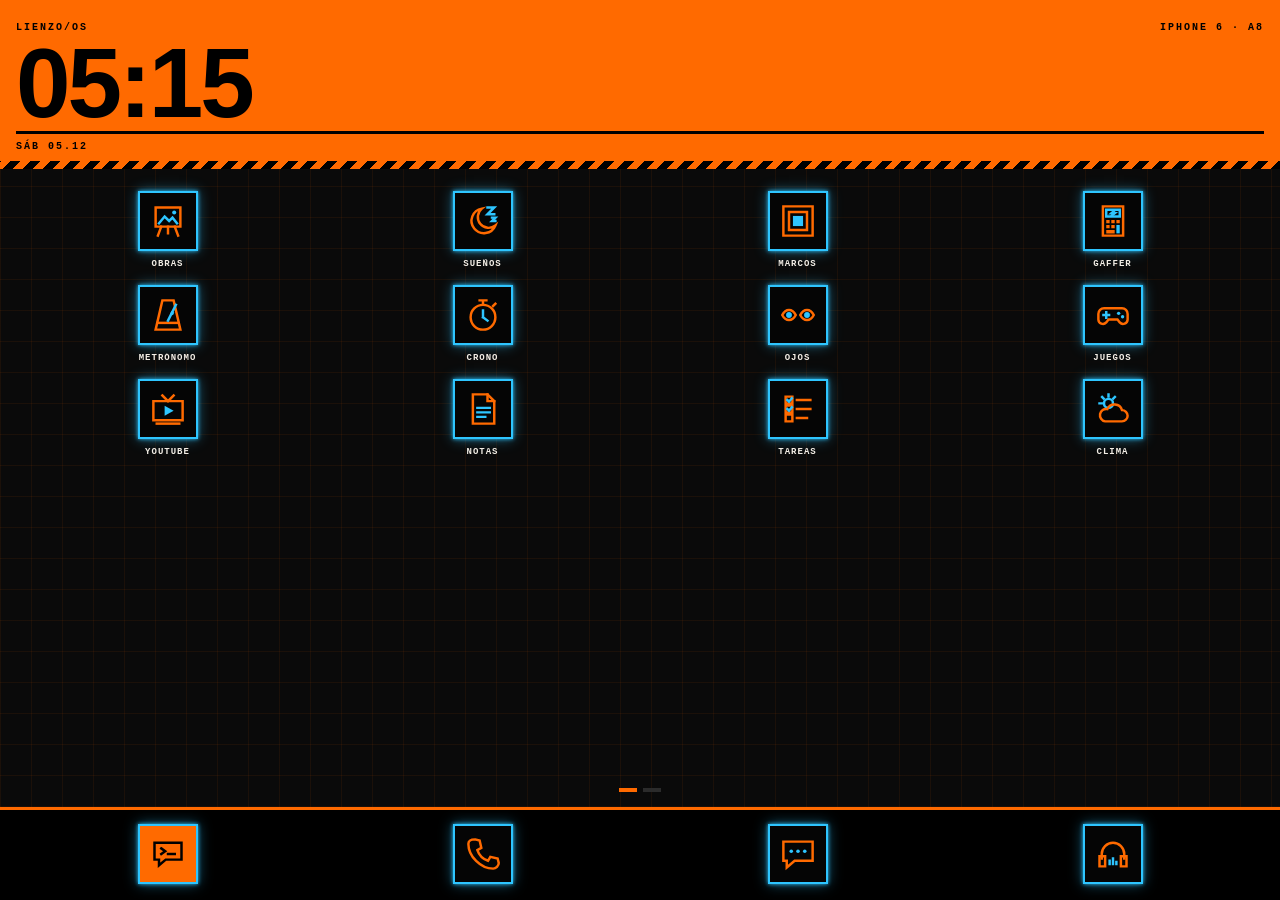
<file: index.html>
<!DOCTYPE html>
<html lang="es">
<head>
<meta charset="utf-8">
<meta name="viewport" content="width=device-width, initial-scale=1, maximum-scale=1, user-scalable=no, viewport-fit=cover">
<meta name="apple-mobile-web-app-capable" content="yes">
<meta name="apple-mobile-web-app-status-bar-style" content="black-translucent">
<meta name="apple-mobile-web-app-title" content="Lienzo">
<meta name="theme-color" content="#0a0a0a">
<link rel="apple-touch-icon" href="icon.png">
<title>Lienzo</title>
<link rel="stylesheet" href="base.css">
<style>
/* ---------- Fondo: negro con grilla naranja cruda ---------- */
#wall{position:fixed;top:0;left:0;right:0;bottom:0;z-index:0;background-color:var(--bg);
  background-image:linear-gradient(rgba(255,106,0,.07) 1px,transparent 1px),linear-gradient(90deg,rgba(255,106,0,.07) 1px,transparent 1px);
  background-size:31px 31px,31px 31px}

/* ---------- Inicio ---------- */
#home{position:fixed;top:0;left:0;right:0;bottom:0;z-index:1;display:flex;flex-direction:column}
#widget{background:var(--o);color:#000;padding:calc(env(safe-area-inset-top) + 22px) 16px 0;flex-shrink:0}
.w-row{display:flex;justify-content:space-between;font-size:10px;font-weight:700;letter-spacing:2px;text-transform:uppercase}
#hora{font-family:var(--disp);font-weight:900;font-size:98px;line-height:.86;letter-spacing:-3px;margin:8px 0 6px}
.w-bot{border-top:3px solid #000;padding:7px 0 9px}
#pages{flex:1;overflow-x:auto;overflow-y:hidden;white-space:nowrap;-webkit-overflow-scrolling:touch;scroll-snap-type:x mandatory;-webkit-scroll-snap-type:mandatory}
#pages::-webkit-scrollbar{display:none}
.page{display:inline-block;vertical-align:top;width:100%;white-space:normal;padding:16px 10px 0;scroll-snap-align:start}
.grid{display:flex;flex-wrap:wrap}
.app{width:25%;padding:6px 4px 10px;text-align:center}
.ic{width:60px;height:60px;margin:0 auto;background:#050505;border:2px solid var(--blue);box-shadow:var(--glow);
  display:flex;align-items:center;justify-content:center;color:var(--o)}
.ic svg{width:36px;height:36px;overflow:visible}
.ic .bl{stroke:var(--blue)}
.ic .blf{fill:var(--blue)}
.ic.main{background:var(--o);color:#000}
.ic.main .bl{stroke:#000}
.app span{display:block;font-size:9px;font-weight:700;margin-top:8px;color:var(--ink);text-transform:uppercase;letter-spacing:1px;white-space:nowrap;overflow:hidden}
.app:active .ic{background:var(--o);color:#000}
#dots{text-align:center;padding:2px 0 10px;flex-shrink:0}
#dots i{display:inline-block;width:18px;height:4px;margin:0 3px;background:var(--line)}
#dots i.on{background:var(--o)}
#dock{flex-shrink:0;background:#000;border-top:3px solid var(--o);padding:10px 10px calc(env(safe-area-inset-bottom) + 12px);display:flex}
#dock .app{padding:4px}
#dock .app span{display:none}

/* ---------- Pantallas internas ---------- */
.screen{position:fixed;top:0;left:0;right:0;bottom:0;z-index:5;background:var(--bg);display:flex;flex-direction:column;
  -webkit-transform:translateX(100%);transform:translateX(100%);transition:-webkit-transform .22s ease-out,transform .22s ease-out}
.screen.on{-webkit-transform:none;transform:none}

/* ---------- Claude ---------- */
#msgs{padding-bottom:8px}
.msg{max-width:88%;padding:10px 12px;margin:7px 0;font-size:15px;line-height:1.45;white-space:pre-wrap;word-wrap:break-word;-webkit-user-select:text;user-select:text}
.msg.u{margin-left:auto;background:var(--o);color:#000}
.msg.a{background:var(--panel);border-left:3px solid var(--blue)}
.msg.s{max-width:100%;color:var(--dim);font-size:10px;text-align:center;padding:4px;text-transform:uppercase;letter-spacing:2px}
.msg b{color:var(--o)}
.msg.u b{color:#000}
.msg img{max-width:100%;display:block;margin-bottom:6px;border:2px solid #000}
.accion{display:inline-block;padding:9px 14px;border:2px solid var(--blue);color:var(--blue);box-shadow:var(--glow);font-size:12px;text-transform:uppercase;letter-spacing:1.5px}
.dots span{display:inline-block;width:9px;height:15px;margin-right:4px;background:var(--o);-webkit-animation:pk 1s steps(2) infinite;animation:pk 1s steps(2) infinite}
.dots span:nth-child(2){-webkit-animation-delay:.2s;animation-delay:.2s}
.dots span:nth-child(3){-webkit-animation-delay:.4s;animation-delay:.4s}
@-webkit-keyframes pk{50%{opacity:.15}} @keyframes pk{50%{opacity:.15}}
#composer{display:flex;align-items:flex-end;padding:10px 12px calc(env(safe-area-inset-bottom) + 10px);border-top:3px solid var(--o);background:var(--bg);flex-shrink:0}
#composer textarea{flex:1;resize:none;max-height:110px;padding:9px 10px;border:2px solid var(--line);background:#000;font-size:16px;line-height:1.3;outline:0}
#composer textarea:focus{border-color:var(--o)}
#composer button{width:42px;height:42px;flex-shrink:0;font-size:11px;font-weight:700;letter-spacing:1px}
#foto-btn{border:2px solid var(--blue);color:var(--blue);margin-right:8px}
#send{background:var(--o);color:#000;margin-left:8px;font-size:18px}
#adjunto{display:none;padding:8px 14px 0;font-size:10px;color:var(--blue);text-transform:uppercase;letter-spacing:1.5px}
.top .act.off{color:var(--dim)}
.top .acts{width:84px;text-align:right}
.top .acts button{font-size:11px;letter-spacing:1.2px;text-transform:uppercase;color:var(--blue);padding:4px 0 4px 8px}

/* ---------- Notas / Tareas / Clima ---------- */
.item{border:2px solid var(--line);border-left:5px solid var(--o);padding:12px 14px;margin-bottom:10px;background:var(--panel)}
.item h3{font-family:var(--disp);font-weight:900;font-size:20px;text-transform:uppercase;margin-bottom:5px;color:var(--ink);line-height:1}
.item p{font-size:14px;color:var(--mute);white-space:pre-wrap;line-height:1.45;-webkit-user-select:text;user-select:text}
.item small{display:block;color:var(--dim);font-size:10px;margin-top:8px;letter-spacing:1.5px}
.item .del{float:right;color:#ff3355;font-size:10px;text-transform:uppercase;letter-spacing:1px}
.tarea{display:flex;align-items:center}
.tarea .chk{width:22px;height:22px;border:2px solid var(--o);margin-right:12px;flex-shrink:0;text-align:center;line-height:18px;font-size:13px;font-weight:700}
.tarea.hecha{border-left-color:var(--line)}
.tarea.hecha .chk{background:var(--o);color:#000}
.tarea.hecha .t{text-decoration:line-through;color:var(--dim)}
.tarea .t{flex:1;font-size:15px}
.clima-hoy{background:var(--o);color:#000;padding:16px;margin-bottom:12px}
.clima-hoy .t{font-family:var(--disp);font-weight:900;font-size:110px;line-height:.85;letter-spacing:-4px}
.clima-hoy .d{font-size:11px;font-weight:700;text-transform:uppercase;letter-spacing:2px}
.dia{display:flex;padding:13px 0;border-bottom:1px solid var(--line);font-size:12px;text-transform:uppercase;letter-spacing:1.5px}
.dia b{flex:1;font-weight:400}
.dia i{font-style:normal;width:56px;color:var(--blue)}
.dia em{font-style:normal;width:84px;text-align:right;color:var(--o)}
</style>
</head>
<body>
<div id="wall"></div>

<!-- INICIO -->
<main id="home">
  <section id="widget">
    <div class="w-row"><span>Lienzo/OS</span><span>iPhone 6 · A8</span></div>
    <div id="hora">00:00</div>
    <div class="w-row w-bot"><span id="fecha"></span><span id="clima-w"></span></div>
  </section>
  <div class="stripes"></div>
  <div id="pages"></div>
  <div id="dots"></div>
  <nav id="dock"></nav>
</main>

<!-- CLAUDE -->
<section class="screen" id="chat">
  <div class="top"><button class="back" onclick="cerrar()">‹ Inicio</button><h1>Claude</h1>
    <div class="acts"><button id="voz-btn" onclick="alternarVoz()">Voz</button><button onclick="nuevaCharla()">+</button></div></div>
  <div class="wrap" id="msgs"></div>
  <div id="adjunto">[img] Foto lista · <a href="#" onclick="quitarFoto();return false" style="color:var(--o)">quitar</a></div>
  <div id="composer">
    <button id="foto-btn" onclick="document.getElementById('foto-in').click()">IMG</button>
    <input type="file" id="foto-in" accept="image/*" style="display:none">
    <textarea id="txt" rows="1" placeholder="Pensá en voz alta…"></textarea>
    <button id="send" onclick="enviar()">›</button>
  </div>
</section>

<!-- NOTAS -->
<section class="screen" id="notas">
  <div class="top"><button class="back" onclick="cerrar()">‹ Inicio</button><h1>Notas</h1><button class="act" onclick="nuevaNota()">Nueva</button></div>
  <div class="wrap" id="notas-l"></div>
</section>

<!-- TAREAS -->
<section class="screen" id="tareas">
  <div class="top"><button class="back" onclick="cerrar()">‹ Inicio</button><h1>Tareas</h1><button class="act" onclick="limpiarHechas()">Limpiar</button></div>
  <div class="wrap">
    <input class="field" id="tarea-in" placeholder="Nueva tarea y Enter">
    <div id="tareas-l"></div>
  </div>
</section>

<!-- CLIMA -->
<section class="screen" id="clima">
  <div class="top"><button class="back" onclick="cerrar()">‹ Inicio</button><h1>Clima</h1><button class="act" onclick="cargarClima(true)">Recargar</button></div>
  <div class="wrap" id="clima-l"><div class="empty">Cargando…</div></div>
</section>

<!-- AJUSTES -->
<section class="screen" id="ajustes">
  <div class="top"><button class="back" onclick="cerrar()">‹ Inicio</button><h1>Ajustes</h1><span class="act"></span></div>
  <div class="wrap">
    <div class="blk">
      <div class="tagl">Clave de la API</div>
      <input class="field" id="key-in" type="password" placeholder="sk-ant-…" autocomplete="off" autocapitalize="off" spellcheck="false">
      <div class="hint">Se guarda solo en este teléfono. La sacás en console.anthropic.com › API Keys.</div>
    </div>
    <div class="blk">
      <div class="tagl">Modelo</div>
      <select class="field" id="modelo-in">
        <option value="claude-haiku-5-5">Haiku 5.5 · rápido y barato</option>
        <option value="claude-sonnet-5-5">Sonnet 5.5 · equilibrado</option>
        <option value="claude-opus-5-5">Opus 5.5 · el más capaz</option>
      </select>
      <label class="l">Tu nombre</label>
      <input class="field" id="nombre-in" placeholder="Cómo querés que te llame">
      <label class="l">Claude lee las respuestas en voz alta</label>
      <div class="seg" id="voz-seg"><button data-v="1">Sí</button><button data-v="0">No</button></div>
    </div>
    <button class="btn" onclick="guardarAjustes()">Guardar</button>
    <div class="blk mt">
      <div class="tagl">Datos</div>
      <button class="btn r" onclick="borrarTodo()">Borrar notas, tareas y charlas</button>
      <div class="hint">Obras, sueños, sesiones del crono y juegos se guardan aparte, dentro de cada app.</div>
    </div>
  </div>
</section>

<script src="lienzo.js"></script>
<script>
/* =========================================================
   Lienzo · inicio + Claude
   ========================================================= */
var $ = LZ.$, esc = LZ.esc, leer = LZ.get, guardar = LZ.set, uid = LZ.uid;
var S = {
  key: leer('key',''), modelo: leer('modelo','claude-haiku-5-5'), nombre: leer('nombre',''), voz: leer('voz', false),
  notas: leer('notas',[]), tareas: leer('tareas',[]), historial: leer('historial',[]), chatVista: leer('chatVista',[])
};

// ---------- Íconos (trazos naranjas, detalles en neón azul) ----------
var I = {
  chat:'<path d="M4 6h24v15H14l-6 5v-5H4z"/><path class="bl" d="M10 11l3.5 2.5L10 16"/><path class="bl" d="M16 16h6"/>',
  spotify:'<path d="M6 20v-4a10 10 0 0 1 20 0v4"/><path d="M4 18h5v9H4zM23 18h5v9h-5z"/><path class="bl" d="M13 22v3M16 20v5M19 23v2"/>',
  youtube:'<path d="M3 9h26v17H3z"/><path d="M11 4l5 5 5-5"/><path class="blf" stroke="none" d="M13 13v9l8-4.5z"/><path d="M6 29h20"/>',
  obras:'<path d="M5 4h22v17H5z"/><path class="bl" d="M8 18l5-6 4 4 3-3 4 5"/><circle class="blf" stroke="none" cx="21.5" cy="8.5" r="1.8"/><path d="M10 21l-3 8M22 21l3 8M16 21v6"/>',
  suenos:'<path d="M15 5a11 11 0 1 0 12 15A9 9 0 0 1 15 5z"/><path class="bl" d="M20 4h6l-6 6h6"/><path class="bl" d="M24 13h3l-3 3h3"/>',
  gaffer:'<path d="M7 3h18v26H7z"/><path class="bl" d="M10 6h12v6H10z"/><path class="bl" d="M17 7l-2.5 2.2h3L15 11.2"/><path fill="currentColor" stroke="none" d="M10 15h3v3h-3zM14.5 15h3v3h-3zM19 15h3v3h-3zM10 19.5h3v3h-3zM14.5 19.5h3v3h-3zM10 24h7.5v3H10z"/><path class="blf" stroke="none" d="M19 19.5h3v7.5h-3z"/>',
  metronomo:'<path d="M11 3h10l6 26H5z"/><path d="M7 23h18"/><path class="bl" d="M16 21L23 7"/><path class="blf" stroke="none" d="M19 12.5l2.6 1.2-1.2 2.6-2.6-1.2z"/>',
  crono:'<circle cx="16" cy="18" r="11"/><path d="M13 3h6M16 3v4M25 8l2-2"/><path class="bl" d="M16 18v-6M16 18l4 3"/>',
  marcos:'<path d="M3 3h26v26H3z"/><path d="M8 8h16v16H8z"/><path class="blf" stroke="none" d="M11.5 11.5h9v9h-9z"/>',
  ojos:'<path d="M2 16c3-6 9-6 12 0-3 6-9 6-12 0zM18 16c3-6 9-6 12 0-3 6-9 6-12 0z"/><circle class="blf" stroke="none" cx="8" cy="16" r="2.6"/><circle class="blf" stroke="none" cx="24" cy="16" r="2.6"/>',
  juegos:'<path d="M8 10h16a5 5 0 0 1 5 5v5a4 4 0 0 1-7 2.6L20 20h-8l-2 2.6A4 4 0 0 1 3 20v-5a5 5 0 0 1 5-5z"/><path class="bl" d="M10 13.5v5M7.5 16h5"/><circle class="blf" stroke="none" cx="21" cy="14.5" r="1.5"/><circle class="blf" stroke="none" cx="24.5" cy="17.5" r="1.5"/>',
  notas:'<path d="M7 3h13l6 6v20H7z"/><path d="M20 3v6h6"/><path class="bl" d="M11 15h11M11 19h11M11 23h7"/>',
  tareas:'<path d="M5 5h6v6H5zM5 13h6v6H5zM5 21h6v6H5z"/><path class="bl" d="M6.5 8l1.5 1.5L10.5 6.5M6.5 16l1.5 1.5 2.5-3"/><path d="M15 8h12M15 16h12M15 24h9"/>',
  clima:'<circle class="bl" cx="12" cy="11" r="4"/><path class="bl" d="M12 3v2M4 11h2M6.3 5.3l1.4 1.4M17.7 5.3l-1.4 1.4"/><path d="M9 27h15a5 5 0 0 0 0-10 7 7 0 0 0-13-1 5.5 5.5 0 0 0-2 11z"/>',
  ajustes:'<circle cx="16" cy="16" r="7"/><circle class="bl" cx="16" cy="16" r="2.5"/><path d="M16 3v5M16 24v5M3 16h5M24 16h5M6.8 6.8l3.5 3.5M21.7 21.7l3.5 3.5M6.8 25.2l3.5-3.5M21.7 10.3l3.5-3.5"/>',
  telefono:'<path d="M9 3l4 1 1.5 6.5-3.5 2a15 15 0 0 0 9.5 9.5l2-3.5L29 20l1 4c0 2.5-2.5 5-5 5C14 29 3 18 3 7c0-2.5 2.5-4 6-4z"/>',
  mensajes:'<path d="M3 5h26v17H13l-7 6v-6H3z"/><circle class="blf" stroke="none" cx="10" cy="13.5" r="1.6"/><circle class="blf" stroke="none" cx="16" cy="13.5" r="1.6"/><circle class="blf" stroke="none" cx="22" cy="13.5" r="1.6"/>',
  mail:'<path d="M3 7h26v18H3z"/><path class="bl" d="M3 7l13 10L29 7"/>',
  mapas:'<path d="M16 30s-9-9.5-9-16a9 9 0 0 1 18 0c0 6.5-9 16-9 16z"/><circle class="bl" cx="16" cy="14" r="3.5"/>',
  musica:'<path d="M12 24V7l15-3v17"/><circle class="bl" cx="8.5" cy="24" r="3.5"/><circle class="bl" cx="23.5" cy="21" r="3.5"/>',
  fotos:'<path d="M3 10h7l2.5-4h7L22 10h7v16H3z"/><circle class="bl" cx="16" cy="17.5" r="5"/><path d="M25 13h1"/>',
  web:'<circle cx="16" cy="16" r="13"/><path class="bl" d="M16 3c-6 7-6 19 0 26M16 3c6 7 6 19 0 26M3 16h26"/><path d="M5 10h22M5 22h22"/>'
};
function svg(id){ return '<svg viewBox="0 0 32 32" fill="none" stroke="currentColor" stroke-width="2.2" stroke-linecap="square" stroke-linejoin="miter">'+I[id]+'</svg>'; }

// ---------- Apps ----------
// s = pantalla interna · p = página aparte · u = enlace externo
var APPS = [
  {id:'chat',     n:'Claude',     s:1, dock:1},
  {id:'obras',    n:'Obras',      p:'obras.html',     pg:0},
  {id:'suenos',   n:'Sueños',     p:'suenos.html',    pg:0},
  {id:'marcos',   n:'Marcos',     p:'marcos.html',    pg:0},
  {id:'gaffer',   n:'Gaffer',     p:'gaffer.html',    pg:0},
  {id:'metronomo',n:'Metrónomo',  p:'metronomo.html', pg:0},
  {id:'crono',    n:'Crono',      p:'crono.html',     pg:0},
  {id:'ojos',     n:'Ojos',       p:'ojos.html',      pg:0},
  {id:'juegos',   n:'Juegos',     p:'juegos.html',    pg:0},
  {id:'youtube',  n:'YouTube',    u:'https://m.youtube.com/', pg:0},
  {id:'notas',    n:'Notas',      s:1, pg:0},
  {id:'tareas',   n:'Tareas',     s:1, pg:0},
  {id:'clima',    n:'Clima',      s:1, pg:0},
  {id:'telefono', n:'Teléfono',   u:'tel:',  dock:1},
  {id:'mensajes', n:'Mensajes',   u:'sms:',  dock:1},
  {id:'spotify',  n:'Spotify',    u:'https://open.spotify.com/', dock:1},
  {id:'mail',     n:'Mail',       u:'mailto:', pg:1},
  {id:'mapas',    n:'Mapas',      u:'https://maps.apple.com/', pg:1},
  {id:'musica',   n:'Música',     u:'music://', pg:1},
  {id:'fotos',    n:'Fotos',      u:'photos-redirect://', pg:1},
  {id:'web',      n:'Web',        u:'https://www.google.com/', pg:1},
  {id:'ajustes',  n:'Ajustes',    s:1, pg:1}
];
function app(id){ return APPS.filter(function(a){ return a.id === id; })[0]; }
function icono(a){
  return '<button class="app" onclick="abrir(\''+a.id+'\')"><div class="ic'+(a.id==='chat'?' main':'')+'">'+svg(a.id)+'</div><span>'+a.n+'</span></button>';
}
function pintarInicio(){
  var p0='', p1='', d='';
  APPS.forEach(function(a){ if(a.dock) d+=icono(a); else if(a.pg) p1+=icono(a); else p0+=icono(a); });
  $('pages').innerHTML='<div class="page"><div class="grid">'+p0+'</div></div><div class="page"><div class="grid">'+p1+'</div></div>';
  $('dock').innerHTML=d;
  $('dots').innerHTML='<i class="on"></i><i></i>';
  $('pages').addEventListener('scroll', function(){
    var i=Math.round(this.scrollLeft/this.clientWidth), ds=$('dots').children;
    for(var k=0;k<ds.length;k++) ds[k].className = k===i ? 'on' : '';
  });
}
var abierta=null;
function abrir(id){
  var a=app(id); if(!a) return;
  if(a.u){ window.location.href=a.u; return; }
  if(a.p){ window.location.href=a.p; return; }
  if(abierta) $(abierta).classList.remove('on');
  abierta=id; $(id).classList.add('on');
  if(id==='notas') pintarNotas();
  if(id==='tareas') pintarTareas();
  if(id==='clima') cargarClima(false);
  if(id==='ajustes') pintarAjustes();
  if(id==='chat'){ pintarChat(); if(!S.key) avisoSinClave(); }
}
function cerrar(){ if(abierta){ $(abierta).classList.remove('on'); abierta=null; } if(document.activeElement) document.activeElement.blur(); }

// ---------- Reloj ----------
var DIAS=['domingo','lunes','martes','miércoles','jueves','viernes','sábado'];
var MESES=['enero','febrero','marzo','abril','mayo','junio','julio','agosto','septiembre','octubre','noviembre','diciembre'];
function reloj(){
  var n=new Date();
  $('hora').textContent=LZ.pad(n.getHours())+':'+LZ.pad(n.getMinutes());
  $('fecha').textContent=DIAS[n.getDay()].slice(0,3)+' '+LZ.pad(n.getDate())+'.'+LZ.pad(n.getMonth()+1);
}

// ---------- Notas ----------
function pintarNotas(){
  if(!S.notas.length){ $('notas-l').innerHTML='<div class="empty">Sin notas.<br>Tocá "Nueva" o pedíselo a Claude.</div>'; return; }
  $('notas-l').innerHTML=S.notas.slice().reverse().map(function(n){
    return '<div class="item"><button class="del" onclick="borrarNota(\''+n.id+'\')">Borrar</button><h3>'+esc(n.titulo||'Sin título')+'</h3><p>'+esc(n.texto)+'</p><small>'+new Date(n.t).toLocaleDateString('es-AR')+'</small></div>';
  }).join('');
}
function nuevaNota(){
  $('notas-l').innerHTML='<input class="field" id="n-tit" placeholder="Título"><textarea class="field" id="n-txt" placeholder="Escribí…"></textarea><button class="btn" onclick="guardarNotaManual()">Guardar nota</button><div style="height:10px"></div><button class="btn g" onclick="pintarNotas()">Cancelar</button>';
  $('n-tit').focus();
}
function guardarNotaManual(){ var t=$('n-txt').value.trim(); if(!t) return; agregarNota($('n-tit').value.trim(), t); pintarNotas(); }
function agregarNota(titulo, texto){ var n={id:uid(), titulo:titulo, texto:texto, t:Date.now()}; S.notas.push(n); guardar('notas',S.notas); return n; }
function borrarNota(id){ S.notas=S.notas.filter(function(n){return n.id!==id;}); guardar('notas',S.notas); pintarNotas(); }

// ---------- Tareas ----------
function pintarTareas(){
  if(!S.tareas.length){ $('tareas-l').innerHTML='<div class="empty">Nada pendiente.</div>'; return; }
  var ord=S.tareas.slice().sort(function(a,b){ return (a.hecha?1:0)-(b.hecha?1:0); });
  $('tareas-l').innerHTML=ord.map(function(t){
    return '<div class="item tarea'+(t.hecha?' hecha':'')+'" onclick="alternarTarea(\''+t.id+'\')"><div class="chk">'+(t.hecha?'X':'')+'</div><div class="t">'+esc(t.texto)+(t.fecha?'<small>'+esc(t.fecha)+'</small>':'')+'</div></div>';
  }).join('');
}
function agregarTarea(texto, fecha){ var t={id:uid(), texto:texto, fecha:fecha||'', hecha:false}; S.tareas.push(t); guardar('tareas',S.tareas); return t; }
function alternarTarea(id){ S.tareas.forEach(function(t){ if(t.id===id) t.hecha=!t.hecha; }); guardar('tareas',S.tareas); pintarTareas(); }
function limpiarHechas(){ S.tareas=S.tareas.filter(function(t){return !t.hecha;}); guardar('tareas',S.tareas); pintarTareas(); }

// ---------- Clima (Open-Meteo, sin clave) ----------
var WMO={0:['CLR','Despejado'],1:['CLR','Casi despejado'],2:['NUB','Parcialmente nublado'],3:['NUB','Nublado'],45:['NIE','Niebla'],48:['NIE','Niebla'],
  51:['LLV','Llovizna'],53:['LLV','Llovizna'],55:['LLV','Llovizna'],61:['LLV','Lluvia leve'],63:['LLV','Lluvia'],65:['LLV','Lluvia fuerte'],
  71:['NEV','Nieve'],73:['NEV','Nieve'],75:['NEV','Nieve'],80:['LLV','Chaparrones'],81:['LLV','Chaparrones'],82:['TRM','Chaparrones fuertes'],95:['TRM','Tormenta'],96:['TRM','Tormenta'],99:['TRM','Tormenta']};
function wmo(c){ return WMO[c]||['---','—']; }
var climaDatos=leer('clima',null);
function posicion(){
  return new Promise(function(ok){
    var def={lat:-34.6037, lon:-58.3816, nombre:'Buenos Aires'};
    if(!navigator.geolocation) return ok(def);
    navigator.geolocation.getCurrentPosition(function(p){ ok({lat:p.coords.latitude, lon:p.coords.longitude, nombre:'Tu ubicación'}); }, function(){ ok(def); }, {timeout:8000, maximumAge:3600000});
  });
}
function cargarClima(forzar){
  if(climaDatos && !forzar && Date.now()-climaDatos.t<30*60000){ pintarClima(); return Promise.resolve(); }
  return posicion().then(function(p){
    var u='https://api.open-meteo.com/v1/forecast?latitude='+p.lat+'&longitude='+p.lon+'&current=temperature_2m,weather_code&daily=weather_code,temperature_2m_max,temperature_2m_min&timezone=auto&forecast_days=6';
    return fetch(u).then(function(r){return r.json();}).then(function(j){ climaDatos={t:Date.now(), lugar:p.nombre, j:j}; guardar('clima',climaDatos); pintarClima(); });
  }).catch(function(){ if(abierta==='clima') $('clima-l').innerHTML='<div class="empty">No pude cargar el clima.<br>Revisá la conexión.</div>'; });
}
function pintarClima(){
  if(!climaDatos) return;
  var j=climaDatos.j, c=j.current, w=wmo(c.weather_code), d=j.daily;
  $('clima-w').textContent=Math.round(c.temperature_2m)+'° '+w[0];
  var h='<div class="clima-hoy"><div class="d">'+esc(climaDatos.lugar)+'</div><div class="t">'+Math.round(c.temperature_2m)+'°</div><div class="d">'+esc(w[1])+'</div></div>';
  for(var i=0;i<d.time.length;i++){
    var f=new Date(d.time[i]+'T12:00:00'), x=wmo(d.weather_code[i]);
    h+='<div class="dia"><b>'+(i===0?'hoy':DIAS[f.getDay()])+'</b><i>'+x[0]+'</i><em>'+Math.round(d.temperature_2m_min[i])+'° / '+Math.round(d.temperature_2m_max[i])+'°</em></div>';
  }
  $('clima-l').innerHTML=h;
}

// ---------- Ajustes ----------
var vozTmp=S.voz;
function pintarAjustes(){
  $('key-in').value=S.key; $('modelo-in').value=S.modelo; $('nombre-in').value=S.nombre; vozTmp=S.voz; pintarVozSeg();
}
function pintarVozSeg(){ var b=$('voz-seg').children; for(var i=0;i<b.length;i++) b[i].className = (b[i].getAttribute('data-v')==='1')===vozTmp ? 'on' : ''; }
$('voz-seg').addEventListener('click', function(e){ var v=e.target.getAttribute('data-v'); if(v===null) return; vozTmp = v==='1'; pintarVozSeg(); });
function guardarAjustes(){
  S.key=$('key-in').value.trim(); S.modelo=$('modelo-in').value; S.nombre=$('nombre-in').value.trim(); S.voz=vozTmp;
  guardar('key',S.key); guardar('modelo',S.modelo); guardar('nombre',S.nombre); guardar('voz',S.voz);
  pintarVozBtn(); cerrar(); LZ.toast('Guardado');
}
function borrarTodo(){
  if(!confirm('¿Borrar notas, tareas y charlas? No se puede deshacer.')) return;
  S.notas=[]; S.tareas=[]; S.historial=[]; S.chatVista=[];
  guardar('notas',[]); guardar('tareas',[]); guardar('historial',[]); guardar('chatVista',[]);
  LZ.toast('Borrado');
}

// =========================================================
//   CLAUDE: compañero de ideas + control del launcher
// =========================================================
var HERRAMIENTAS=[
  {name:'crear_nota', description:'Guarda una nota en la app Notas.',
   input_schema:{type:'object', properties:{titulo:{type:'string'}, texto:{type:'string'}}, required:['texto']}},
  {name:'borrar_nota', description:'Borra una nota por su id.',
   input_schema:{type:'object', properties:{id:{type:'string'}}, required:['id']}},
  {name:'crear_tarea', description:'Agrega una tarea pendiente. fecha es texto libre opcional (ej. "mañana 10hs").',
   input_schema:{type:'object', properties:{texto:{type:'string'}, fecha:{type:'string'}}, required:['texto']}},
  {name:'completar_tarea', description:'Marca una tarea como hecha por su id.',
   input_schema:{type:'object', properties:{id:{type:'string'}}, required:['id']}},
  {name:'abrir_app', description:'Muestra un botón para abrir una app de Lienzo; la persona lo toca para confirmar.',
   input_schema:{type:'object', properties:{app:{type:'string', enum:APPS.map(function(a){return a.id;})}}, required:['app']}},
  {name:'preparar_contacto', description:'Prepara un botón para llamar, mandar SMS o mail, o buscar un lugar en Mapas. La persona lo toca para ejecutarlo.',
   input_schema:{type:'object', properties:{tipo:{type:'string', enum:['llamar','sms','mail','mapa']}, valor:{type:'string', description:'Número, mail o lugar'}, texto:{type:'string', description:'Cuerpo del SMS o asunto del mail (opcional)'}}, required:['tipo','valor']}},
  {name:'ver_clima', description:'Clima actual y pronóstico de 6 días de la ubicación de la persona.',
   input_schema:{type:'object', properties:{}}},
  {name:'ver_tiempo_trabajado', description:'Resumen de las horas registradas en la app Crono: hoy, últimos 7 días y por actividad.',
   input_schema:{type:'object', properties:{}}},
  {name:'ver_obras', description:'Lista del archivo de obras de la app Obras (título, año, técnica, medidas, estado).',
   input_schema:{type:'object', properties:{}}}
];

function sistema(){
  var n=new Date();
  var pend=S.tareas.filter(function(t){return !t.hecha;}).map(function(t){return '- ['+t.id+'] '+t.texto+(t.fecha?' ('+t.fecha+')':'');}).join('\n')||'(ninguna)';
  var notas=S.notas.slice(-15).map(function(x){return '- ['+x.id+'] '+(x.titulo||'Sin título')+': '+x.texto.slice(0,140);}).join('\n')||'(ninguna)';
  return 'Sos Claude, dentro de "Lienzo", el sistema de un iPhone 6.'+(S.nombre?' La persona se llama '+S.nombre+'.':'')+
    ' Tenés dos papeles. Uno: compañero para pensar en voz alta. La persona te comparte preguntas, pensamientos e ideas; escuchá, respondé con sustancia y honestidad, hacé a veces una buena pregunta de vuelta, y no le des la razón por compromiso. Dos: controlás el launcher con tus herramientas cuando te pide guardar, organizar, abrir algo o consultar datos.'+
    ' Hablá en español rioplatense, natural y breve: la pantalla es chica y a veces tus respuestas se leen en voz alta. Nada de emojis ni markdown, salvo **negrita** muy de vez en cuando.'+
    ' Si algo no se puede hacer desde acá (alarmas de iOS, ajustes del sistema), decilo y sugerí una alternativa.'+
    '\n\nAhora: '+DIAS[n.getDay()]+' '+n.getDate()+' de '+MESES[n.getMonth()]+' de '+n.getFullYear()+', '+n.toTimeString().slice(0,5)+'.'+
    '\n\nTareas pendientes:\n'+pend+'\n\nÚltimas notas:\n'+notas;
}

function resumenCrono(){
  var s=LZ.sesiones(); if(!s.length) return 'No hay sesiones registradas en Crono.';
  var hoy=LZ.inicioDia(Date.now()), sem=hoy-6*864e5, tHoy=0, tSem=0, porLabel={};
  s.forEach(function(x){ var d=x.e-x.s; if(x.s>=hoy) tHoy+=d; if(x.s>=sem){ tSem+=d; porLabel[x.label]=(porLabel[x.label]||0)+d; } });
  var r='Hoy: '+LZ.hm(tHoy)+'. Últimos 7 días: '+LZ.hm(tSem)+'.';
  for(var k in porLabel) r+=' '+k+': '+LZ.hm(porLabel[k])+'.';
  return r;
}
function resumenObras(){
  var o=leer('obras',[]); if(!o.length) return 'El archivo de obras está vacío.';
  return o.map(function(x){ return '- '+(x.titulo||'Sin título')+' ('+(x.anio||'s/f')+'), '+(x.tecnica||'técnica s/d')+' sobre '+(x.soporte||'s/d')+', '+(x.ancho&&x.alto?x.ancho+'×'+x.alto+' cm':'medidas s/d')+', '+(x.estado||'disponible')+(x.serie?', serie '+x.serie:''); }).join('\n');
}

function ejecutar(nombre, input){
  var r;
  switch(nombre){
    case 'crear_nota': r=agregarNota(input.titulo||'', input.texto); return {res:'Nota guardada (id '+r.id+').', vista:'[+] Nota guardada'};
    case 'borrar_nota': S.notas=S.notas.filter(function(n){return n.id!==input.id;}); guardar('notas',S.notas); return {res:'Nota borrada.', vista:'[-] Nota borrada'};
    case 'crear_tarea': r=agregarTarea(input.texto, input.fecha); return {res:'Tarea creada (id '+r.id+').', vista:'[+] Tarea: '+input.texto};
    case 'completar_tarea':
      var ok=false; S.tareas.forEach(function(t){ if(t.id===input.id){ t.hecha=true; ok=true; } }); guardar('tareas',S.tareas);
      return {res: ok?'Tarea completada.':'No encontré esa tarea.', vista: ok?'[x] Tarea completada':null};
    case 'abrir_app':
      var a=app(input.app); if(!a) return {res:'Esa app no existe.'};
      return {res:'Botón para abrir '+a.n+' mostrado.', boton:{txt:'Abrir '+a.n, app:a.id}};
    case 'preparar_contacto':
      var v=String(input.valor||''), u='', t='';
      if(input.tipo==='llamar'){ u='tel:'+v.replace(/[^\d+]/g,''); t='Llamar › '+v; }
      else if(input.tipo==='sms'){ u='sms:'+v.replace(/[^\d+]/g,'')+(input.texto?'&body='+encodeURIComponent(input.texto):''); t='SMS › '+v; }
      else if(input.tipo==='mail'){ u='mailto:'+v+(input.texto?'?subject='+encodeURIComponent(input.texto):''); t='Mail › '+v; }
      else { u='https://maps.apple.com/?q='+encodeURIComponent(v); t='Mapa › '+v; }
      return {res:'Botón preparado.', boton:{txt:t, url:u}};
    case 'ver_tiempo_trabajado': return {res:resumenCrono()};
    case 'ver_obras': return {res:resumenObras()};
    case 'ver_clima':
      return cargarClima(false).then(function(){
        if(!climaDatos) return {res:'No hay datos de clima.'};
        var j=climaDatos.j, d=j.daily, s='Ahora '+Math.round(j.current.temperature_2m)+'°, '+wmo(j.current.weather_code)[1]+'. Pronóstico:';
        for(var i=0;i<d.time.length;i++) s+=' '+d.time[i]+': '+wmo(d.weather_code[i])[1]+' '+Math.round(d.temperature_2m_min[i])+'-'+Math.round(d.temperature_2m_max[i])+'°;';
        return {res:s};
      });
  }
  return {res:'Herramienta desconocida.'};
}

// ---------- Voz (síntesis de iOS) ----------
function pintarVozBtn(){ $('voz-btn').style.color = S.voz ? 'var(--blue)' : 'var(--dim)'; }
function alternarVoz(){ S.voz=!S.voz; guardar('voz',S.voz); pintarVozBtn(); if(!S.voz && window.speechSynthesis) speechSynthesis.cancel(); else desbloquearVoz(); LZ.toast(S.voz?'Voz activada':'Voz apagada'); }
var vozES=null;
function elegirVoz(){
  if(!window.speechSynthesis) return;
  var vs=speechSynthesis.getVoices(), mejor=null;
  vs.forEach(function(v){ if(/^es/i.test(v.lang)){ if(!mejor || /AR|419|MX|US/.test(v.lang)) mejor=v; } });
  vozES=mejor;
}
if(window.speechSynthesis){ elegirVoz(); speechSynthesis.onvoiceschanged=elegirVoz; }
function desbloquearVoz(){ if(window.speechSynthesis){ var u=new SpeechSynthesisUtterance(' '); u.volume=0; speechSynthesis.speak(u); } }
function hablar(t){
  if(!S.voz || !window.speechSynthesis) return;
  var u=new SpeechSynthesisUtterance(t.replace(/\*\*/g,'')); u.lang = vozES ? vozES.lang : 'es-AR'; if(vozES) u.voice=vozES; u.rate=1.02;
  speechSynthesis.speak(u);
}

// ---------- Vista del chat ----------
function textoAHTML(t){ return esc(t).replace(/\*\*(.+?)\*\*/g,'<b>$1</b>'); }
function burbuja(m){
  if(m.r==='s') return '<div class="msg s">'+esc(m.t)+'</div>';
  if(m.r==='b') return '<div class="msg" style="padding-left:0"><button class="accion" onclick="'+(m.app?'abrir(\''+m.app+'\')':'window.location.href=\''+esc(m.url).replace(/'/g,'%27')+'\'')+'">'+esc(m.t)+'</button></div>';
  return '<div class="msg '+m.r+'">'+(m.img?'<img src="'+m.img+'">':'')+textoAHTML(m.t||'')+'</div>';
}
function pintarChat(){
  var el=$('msgs');
  if(!S.chatVista.length) el.innerHTML='<div class="msg a">Hola'+(S.nombre?' '+esc(S.nombre):'')+'. Contame lo que tengas en la cabeza: una idea, una duda, algo que te dé vueltas. También puedo anotar, organizar tareas, ver el clima, tus horas de trabajo o tu archivo de obras.</div>';
  else el.innerHTML=S.chatVista.map(burbuja).join('');
  el.scrollTop=el.scrollHeight;
}
function mostrar(m){
  var copia={r:m.r,t:m.t,url:m.url,app:m.app};
  if(m.img) copia.t='[img] '+(m.t||'');
  S.chatVista.push(copia); if(S.chatVista.length>80) S.chatVista=S.chatVista.slice(-80);
  guardar('chatVista',S.chatVista);
  var el=$('msgs'); if(S.chatVista.length===1) el.innerHTML='';
  el.insertAdjacentHTML('beforeend', burbuja(m)); el.scrollTop=el.scrollHeight;
}
function escribiendo(on){
  var x=$('dots-t'); if(x) x.parentNode.removeChild(x);
  if(on){ $('msgs').insertAdjacentHTML('beforeend','<div class="msg a dots" id="dots-t"><span></span><span></span><span></span></div>'); $('msgs').scrollTop=$('msgs').scrollHeight; }
}
function avisoSinClave(){ if(!S.chatVista.length) $('msgs').insertAdjacentHTML('beforeend','<div class="msg s">Primero cargá tu clave de API en Ajustes</div><div class="msg" style="padding-left:0"><button class="accion" onclick="abrir(\'ajustes\')">Ir a Ajustes</button></div>'); }
function nuevaCharla(){ S.historial=[]; S.chatVista=[]; guardar('historial',[]); guardar('chatVista',[]); if(window.speechSynthesis) speechSynthesis.cancel(); pintarChat(); }

// ---------- Foto ----------
var fotoPendiente=null;
$('foto-in').addEventListener('change', function(){
  var f=this.files[0]; this.value=''; if(!f) return;
  LZ.foto(f, 1024, 0.8).then(function(d){ fotoPendiente=d; $('adjunto').style.display='block'; }).catch(function(){ LZ.toast('No pude leer la foto'); });
});
function quitarFoto(){ fotoPendiente=null; $('adjunto').style.display='none'; }

// ---------- Conversación con la API ----------
function recortarHistorial(){
  var h=S.historial; if(h.length<=24) return;
  var i=h.length-24;
  while(i<h.length){ var m=h[i]; if(m.role==='user' && !(Array.isArray(m.content) && m.content.some(function(b){return b.type==='tool_result';}))) break; i++; }
  S.historial=h.slice(i);
}
function sinImagenes(h){
  return h.map(function(m){
    if(!Array.isArray(m.content)) return m;
    return {role:m.role, content:m.content.map(function(b){ return b.type==='image'?{type:'text',text:'[foto enviada antes]'}:b; })};
  });
}
var ocupado=false;
async function enviar(){
  var t=$('txt').value.trim();
  if(ocupado || (!t && !fotoPendiente)) return;
  if(S.voz) desbloquearVoz();
  if(!S.key){ avisoSinClave(); return; }
  ocupado=true; $('txt').value=''; ajustarTxt();
  var contenido=[];
  if(fotoPendiente) contenido.push({type:'image', source:{type:'base64', media_type:'image/jpeg', data:fotoPendiente.split(',')[1]}});
  contenido.push({type:'text', text:t||'¿Qué ves en esta foto?'});
  mostrar({r:'u', t:t, img:fotoPendiente}); quitarFoto();
  var base=S.historial.length;
  S.historial.push({role:'user', content:contenido});
  try{
    for(var vuelta=0; vuelta<6; vuelta++){
      escribiendo(true);
      var j=await LZ.claude({system:sistema(), tools:HERRAMIENTAS, messages:S.historial});
      escribiendo(false);
      S.historial.push({role:'assistant', content:j.content});
      var resultados=[], dicho=[];
      for(var i=0;i<j.content.length;i++){
        var b=j.content[i];
        if(b.type==='text' && b.text.trim()){ mostrar({r:'a', t:b.text.trim()}); dicho.push(b.text.trim()); }
        if(b.type==='tool_use'){
          var out=await Promise.resolve(ejecutar(b.name, b.input||{}));
          if(out.vista) mostrar({r:'s', t:out.vista});
          if(out.boton) mostrar({r:'b', t:out.boton.txt, url:out.boton.url, app:out.boton.app});
          resultados.push({type:'tool_result', tool_use_id:b.id, content:out.res});
        }
      }
      if(dicho.length) hablar(dicho.join(' '));
      if(j.stop_reason!=='tool_use' || !resultados.length) break;
      S.historial.push({role:'user', content:resultados});
    }
  }catch(e){
    escribiendo(false);
    mostrar({r:'s', t:LZ.error(e)});
    S.historial=S.historial.slice(0, base);
  }
  S.historial=sinImagenes(S.historial); recortarHistorial(); guardar('historial',S.historial);
  ocupado=false;
}

// ---------- Entrada de texto ----------
function ajustarTxt(){ var x=$('txt'); x.style.height='auto'; x.style.height=Math.min(x.scrollHeight,110)+'px'; }
$('txt').addEventListener('input', ajustarTxt);
$('tarea-in').addEventListener('keydown', function(e){ if(e.keyCode===13 && this.value.trim()){ agregarTarea(this.value.trim()); this.value=''; pintarTareas(); } });

// ---------- Arranque ----------
pintarInicio(); pintarVozBtn(); reloj(); setInterval(reloj, 15000);
if(climaDatos) pintarClima();
cargarClima(false);
if(location.hash.length>1 && app(location.hash.slice(1))) abrir(location.hash.slice(1));
</script>
</body>
</html>
</file>
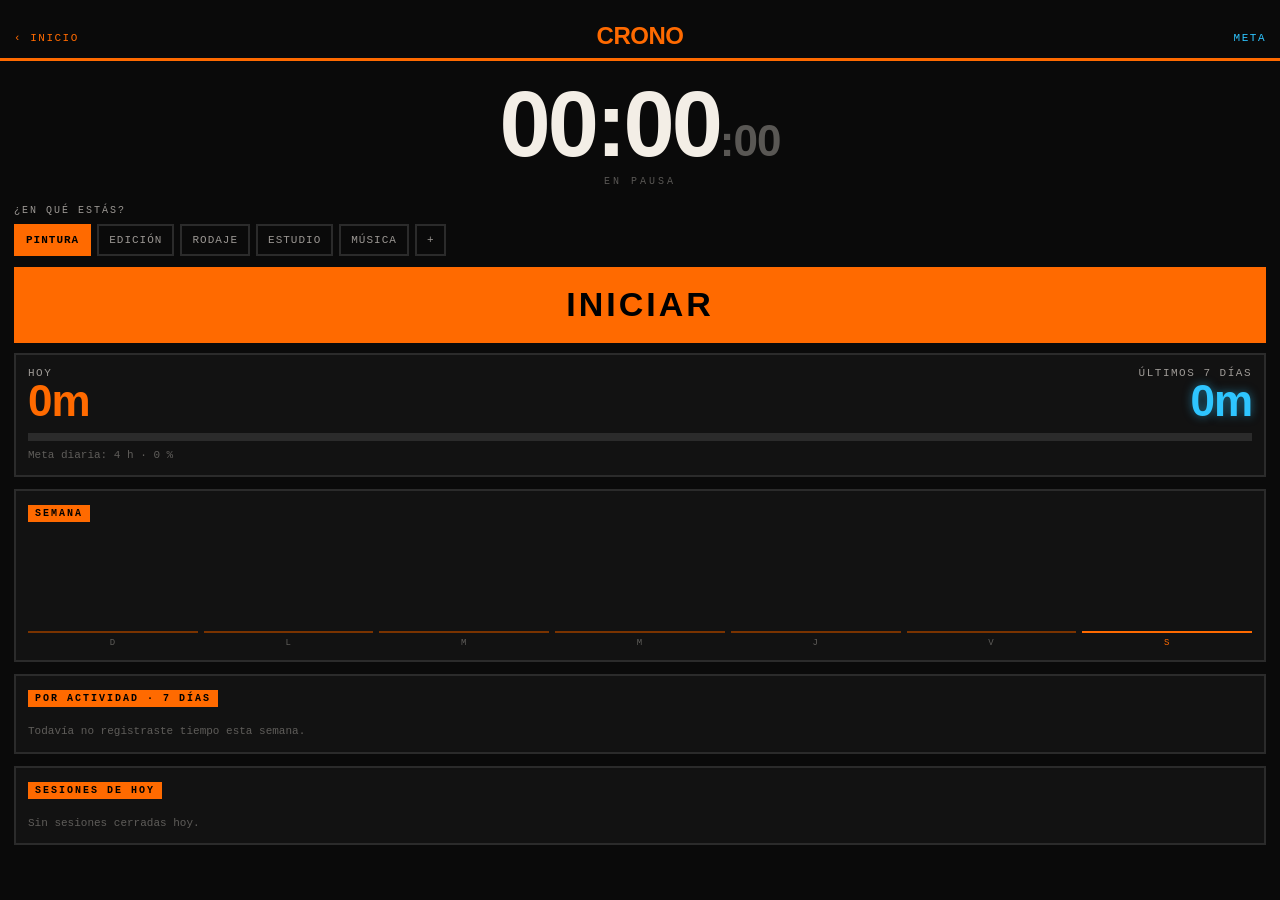
<file: crono.html>
<!DOCTYPE html>
<html lang="es">
<head>
<meta charset="utf-8">
<meta name="viewport" content="width=device-width, initial-scale=1, maximum-scale=1, user-scalable=no, viewport-fit=cover">
<meta name="apple-mobile-web-app-capable" content="yes">
<meta name="apple-mobile-web-app-status-bar-style" content="black-translucent">
<title>Crono · Lienzo</title>
<link rel="stylesheet" href="base.css">
<style>
#reloj{padding:22px 16px 18px;text-align:center}
#t{font-family:var(--disp);font-weight:900;font-size:92px;line-height:.9;letter-spacing:-3px;color:var(--ink)}
#t.run{color:var(--o)}
#t small{font-size:44px;color:var(--dim);letter-spacing:-1px}
#estado{font-size:10px;letter-spacing:3px;text-transform:uppercase;color:var(--dim);margin-top:10px}
#estado.run{color:var(--blue);text-shadow:0 0 8px rgba(46,197,255,.6)}
#go{height:76px;font-family:var(--disp);font-weight:900;font-size:34px;letter-spacing:3px}
#go.run{background:none;border:3px solid var(--blue);color:var(--blue);box-shadow:var(--glow)}
.meta{height:8px;background:var(--line);margin:10px 0 4px;position:relative}
.meta i{position:absolute;left:0;top:0;bottom:0;background:var(--o)}
.bars{display:flex;align-items:flex-end;height:110px;margin:6px -3px 0}
.bars div{flex:1;margin:0 3px;text-align:center;font-size:9px;color:var(--dim);letter-spacing:1px;display:flex;flex-direction:column;justify-content:flex-end;height:100%}
.bars div i{display:block;background:var(--o3);margin-bottom:5px;min-height:2px}
.bars div.hoy i{background:var(--o)}
.bars div.hoy{color:var(--o)}
.lab{display:flex;align-items:center;padding:7px 0;font-size:12px;text-transform:uppercase;letter-spacing:1px}
.lab span{width:90px;overflow:hidden;white-space:nowrap}
.lab i{flex:1;height:10px;background:var(--line);margin:0 10px;position:relative}
.lab i b{position:absolute;left:0;top:0;bottom:0;background:var(--blue);box-shadow:var(--glow)}
.lab em{font-style:normal;color:var(--o);width:64px;text-align:right}
.ses{display:flex;justify-content:space-between;padding:9px 0;border-bottom:1px solid var(--line);font-size:12px}
.ses .x{color:#ff3355;font-size:10px;letter-spacing:1px;margin-left:10px}
</style>
</head>
<body>
<div class="shell">
  <div class="top"><a class="back" href="index.html">‹ Inicio</a><h1>Crono</h1><button class="act" id="meta-btn">Meta</button></div>
  <div class="wrap" style="padding-top:0">
    <div id="reloj">
      <div id="t">00:00<small>:00</small></div>
      <div id="estado">En pausa</div>
    </div>
    <label class="l">¿En qué estás?</label>
    <div class="seg wrapit" id="labels"></div>
    <button class="btn" id="go">Iniciar</button>

    <div class="blk mt">
      <div class="row" style="align-items:flex-end">
        <div><div class="unit">Hoy</div><div class="out" id="hoy">0m</div></div>
        <div style="text-align:right"><div class="unit">Últimos 7 días</div><div class="out b" id="sem">0m</div></div>
      </div>
      <div class="meta"><i id="meta-bar" style="width:0"></i></div>
      <div class="hint" id="meta-txt"></div>
    </div>
    <div class="blk">
      <div class="tagl">Semana</div>
      <div class="bars" id="bars"></div>
    </div>
    <div class="blk">
      <div class="tagl">Por actividad · 7 días</div>
      <div id="porlab"></div>
    </div>
    <div class="blk">
      <div class="tagl">Sesiones de hoy</div>
      <div id="sesiones"></div>
    </div>
  </div>
</div>
<script src="lienzo.js"></script>
<script>
var $=LZ.$, pad=LZ.pad;
var C=LZ.get('crono',{run:null, ses:[]});
var LABELS=LZ.get('crono_labels',['Pintura','Edición','Rodaje','Estudio','Música']);
var actual=LZ.get('crono_label','Pintura');
var META=LZ.get('crono_meta',4); // horas por día
var DIAS=['D','L','M','M','J','V','S'];

function guardar(){ LZ.set('crono',C); }
function pintarLabels(){
  $('labels').innerHTML=LABELS.map(function(l){ return '<button data-v="'+LZ.esc(l)+'" class="'+(l===actual?'on':'')+'">'+LZ.esc(l)+'</button>'; }).join('')+'<button data-v="+">+</button>';
}
$('labels').addEventListener('click', function(e){
  var v=e.target.getAttribute('data-v'); if(v===null) return;
  if(v==='+'){ var n=prompt('Nueva actividad',''); if(n && n.trim()){ n=n.trim().slice(0,16); if(LABELS.indexOf(n)<0) LABELS.push(n); LZ.set('crono_labels',LABELS); actual=n; } }
  else if(e.target.classList.contains('on') && LABELS.length>1 && !C.run){ if(confirm('¿Quitar "'+v+'" de la lista?')){ LABELS=LABELS.filter(function(x){return x!==v;}); LZ.set('crono_labels',LABELS); actual=LABELS[0]; } }
  else actual=v;
  LZ.set('crono_label',actual);
  if(C.run){ // cambiar de actividad corta la sesión y empieza otra
    C.ses.push({s:C.run.s, e:Date.now(), label:C.run.label}); C.run={s:Date.now(), label:actual}; guardar();
  }
  pintarLabels(); pintarResumen();
});
$('go').addEventListener('click', function(){
  if(C.run){
    var d=Date.now()-C.run.s;
    if(d>=30000) C.ses.push({s:C.run.s, e:Date.now(), label:C.run.label});
    C.run=null; LZ.toast(d>=30000 ? 'Sesión guardada: '+LZ.hm(d) : 'Sesión muy corta, no se guardó');
  } else C.run={s:Date.now(), label:actual};
  // conserva 120 días de historia
  var lim=Date.now()-120*864e5; C.ses=C.ses.filter(function(x){ return x.e>lim; });
  guardar(); tick(); pintarResumen();
});
$('meta-btn').addEventListener('click', function(){
  var v=prompt('Meta de horas por día', META); if(v===null) return;
  v=parseFloat(String(v).replace(',','.')); if(v>0 && v<24){ META=v; LZ.set('crono_meta',META); pintarResumen(); }
});

function tick(){
  var d = C.run ? Date.now()-C.run.s : 0, s=Math.floor(d/1000);
  $('t').innerHTML=pad(Math.floor(s/3600))+':'+pad(Math.floor(s/60)%60)+'<small>:'+pad(s%60)+'</small>';
  $('t').className = C.run ? 'run' : '';
  $('estado').className = C.run ? 'run' : '';
  $('estado').textContent = C.run ? '● Grabando · '+C.run.label : 'En pausa';
  $('go').textContent = C.run ? 'Detener' : 'Iniciar';
  $('go').className = 'btn' + (C.run ? ' run' : '');
}
function pintarResumen(){
  var s=LZ.sesiones(), hoy0=LZ.inicioDia(Date.now()), dias=[0,0,0,0,0,0,0], porLab={}, tHoy=0, tSem=0;
  s.forEach(function(x){
    var d=x.e-x.s, k=Math.floor((hoy0 - LZ.inicioDia(x.s))/864e5);
    if(k>=0 && k<7){ dias[6-k]+=d; tSem+=d; porLab[x.label]=(porLab[x.label]||0)+d; }
    if(k===0) tHoy+=d;
  });
  $('hoy').textContent=LZ.hm(tHoy); $('sem').textContent=LZ.hm(tSem);
  var pct=Math.min(100, tHoy/(META*36e5)*100);
  $('meta-bar').style.width=pct+'%';
  $('meta-txt').textContent='Meta diaria: '+META+' h · '+Math.round(pct)+' %'+(pct>=100?' · cumplida':'');
  var max=Math.max.apply(null, dias.concat([META*36e5]));
  var h='';
  for(var i=0;i<7;i++){ var f=new Date(hoy0-(6-i)*864e5); h+='<div class="'+(i===6?'hoy':'')+'"><i style="height:'+Math.max(2,dias[i]/max*84)+'px"></i>'+DIAS[f.getDay()]+'</div>'; }
  $('bars').innerHTML=h;
  var ks=Object.keys(porLab).sort(function(a,b){ return porLab[b]-porLab[a]; }), mx=ks.length?porLab[ks[0]]:1;
  $('porlab').innerHTML = ks.length ? ks.map(function(k){ return '<div class="lab"><span>'+LZ.esc(k)+'</span><i><b style="width:'+(porLab[k]/mx*100)+'%"></b></i><em>'+LZ.hm(porLab[k])+'</em></div>'; }).join('') : '<div class="hint">Todavía no registraste tiempo esta semana.</div>';
  var hs=C.ses.map(function(x,i){ x.i=i; return x; }).filter(function(x){ return x.s>=hoy0; }).reverse();
  $('sesiones').innerHTML = hs.length ? hs.map(function(x){
    var a=new Date(x.s), b=new Date(x.e);
    return '<div class="ses"><span>'+pad(a.getHours())+':'+pad(a.getMinutes())+'–'+pad(b.getHours())+':'+pad(b.getMinutes())+' · '+LZ.esc(x.label)+'</span><span><b style="color:var(--o)">'+LZ.hm(x.e-x.s)+'</b><button class="x" onclick="borrar('+x.i+')">Borrar</button></span></div>';
  }).join('') : '<div class="hint">Sin sesiones cerradas hoy.</div>';
}
function borrar(i){ if(!confirm('¿Borrar esta sesión?')) return; C.ses.splice(i,1); guardar(); pintarResumen(); }

pintarLabels(); tick(); pintarResumen();
setInterval(function(){ tick(); if(C.run && new Date().getSeconds()===0) pintarResumen(); }, 1000);
</script>
</body>
</html>
</file>
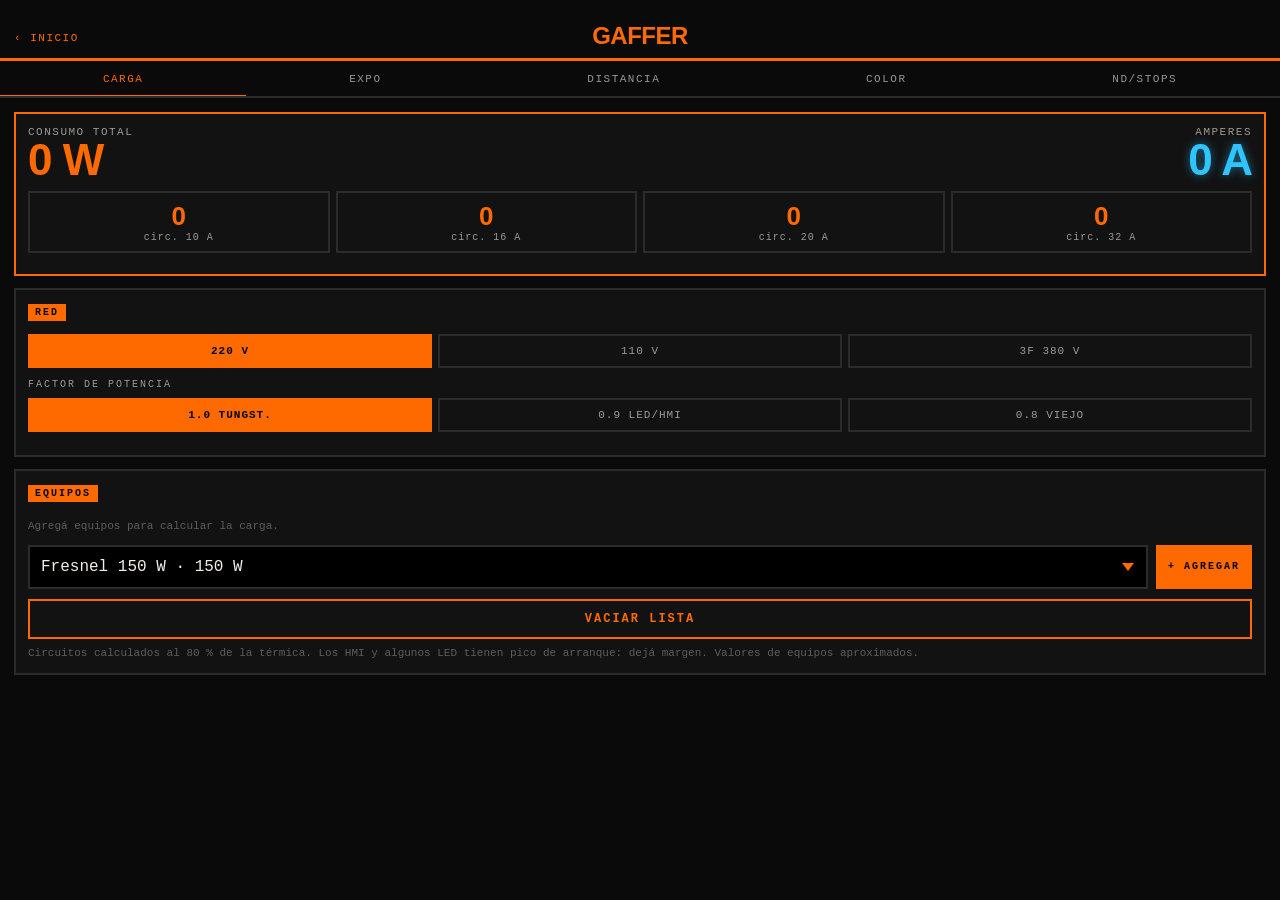
<file: gaffer.html>
<!DOCTYPE html>
<html lang="es">
<head>
<meta charset="utf-8">
<meta name="viewport" content="width=device-width, initial-scale=1, maximum-scale=1, user-scalable=no, viewport-fit=cover">
<meta name="apple-mobile-web-app-capable" content="yes">
<meta name="apple-mobile-web-app-status-bar-style" content="black-translucent">
<title>Gaffer · Lienzo</title>
<link rel="stylesheet" href="base.css">
<style>
.fx{display:flex;align-items:center;padding:9px 0;border-bottom:1px solid var(--line)}
.fx:last-child{border-bottom:0}
.fx .n{flex:1;font-size:13px;line-height:1.3}
.fx .n small{display:block;color:var(--dim);font-size:10px;letter-spacing:1px}
.fx .q{display:flex;align-items:center}
.fx .q button{width:32px;height:32px;border:2px solid var(--o);color:var(--o);font-weight:700;font-size:16px}
.fx .q span{width:30px;text-align:center;font-size:15px;font-weight:700}
.big{display:flex;align-items:flex-end;justify-content:space-between}
.circ{display:flex;flex-wrap:wrap;margin:6px -3px 0}
.circ div{width:25%;padding:3px}
.circ div p{border:2px solid var(--line);padding:8px 4px;text-align:center;font-size:10px;letter-spacing:1px;color:var(--mute)}
.circ div p b{display:block;font-family:var(--disp);font-weight:900;font-size:26px;color:var(--o);letter-spacing:0}
.gel{display:flex;justify-content:space-between;align-items:center;padding:10px 12px;margin-bottom:6px;border:2px solid var(--line)}
.gel.best{border-color:var(--blue);box-shadow:var(--glow)}
.gel b{font-size:14px}
.gel span{font-size:11px;color:var(--mute)}
.seq{display:flex;flex-wrap:wrap;margin:0 -2px}
.seq span{margin:2px;padding:6px 8px;border:1px solid var(--line);font-size:12px;color:var(--mute)}
.seq span.on{background:var(--o);color:#000;border-color:var(--o);font-weight:700}
.pane{display:none}
.pane.on{display:block}
</style>
</head>
<body>
<div class="shell">
  <div class="top"><a class="back" href="index.html">‹ Inicio</a><h1>Gaffer</h1><span class="act"></span></div>
  <div class="tabs" id="tabs">
    <button data-p="carga" class="on">Carga</button><button data-p="expo">Expo</button><button data-p="dist">Distancia</button><button data-p="color">Color</button><button data-p="nd">ND/Stops</button>
  </div>
  <div class="wrap">

    <!-- ===== CARGA ELÉCTRICA ===== -->
    <section class="pane on" id="p-carga">
      <div class="blk o">
        <div class="big">
          <div><div class="unit">Consumo total</div><div class="out" id="c-w">0 W</div></div>
          <div style="text-align:right"><div class="unit" id="c-vlab">Amperes</div><div class="out b" id="c-a">0 A</div></div>
        </div>
        <div class="circ" id="c-circ"></div>
        <div class="hint" id="c-gen"></div>
      </div>
      <div class="blk">
        <div class="tagl">Red</div>
        <div class="seg" id="c-v"><button data-v="220" class="on">220 V</button><button data-v="110">110 V</button><button data-v="380">3F 380 V</button></div>
        <label class="l">Factor de potencia</label>
        <div class="seg" id="c-pf"><button data-v="1" class="on">1.0 Tungst.</button><button data-v="0.9">0.9 LED/HMI</button><button data-v="0.8">0.8 Viejo</button></div>
      </div>
      <div class="blk">
        <div class="tagl">Equipos</div>
        <div id="c-lista"></div>
        <div class="row mt">
          <select class="field" id="c-pre" style="flex:2"></select>
          <button class="btn sm" id="c-add" style="flex:none;height:44px;margin-bottom:10px">+ Agregar</button>
        </div>
        <div class="row" id="c-custom" style="display:none">
          <input class="field" id="c-cn" placeholder="Nombre">
          <input class="field" id="c-cw" type="number" inputmode="decimal" placeholder="Watts">
        </div>
        <button class="btn g" id="c-clear">Vaciar lista</button>
        <div class="hint">Circuitos calculados al 80 % de la térmica. Los HMI y algunos LED tienen pico de arranque: dejá margen. Valores de equipos aproximados.</div>
      </div>
    </section>

    <!-- ===== EXPOSICIÓN ===== -->
    <section class="pane" id="p-expo">
      <div class="blk o">
        <div class="unit" id="e-lab">Diafragma resultante</div>
        <div class="out" id="e-out">f/—</div>
        <div class="hint" id="e-sub"></div>
      </div>
      <div class="blk">
        <div class="seg" id="e-modo"><button data-v="lux" class="on">Tengo lux › f</button><button data-v="f">Quiero f › lux</button></div>
        <label class="l" id="e-inlab">Luz incidente (lux)</label>
        <input class="field" id="e-in" type="number" inputmode="decimal" value="1000">
        <div class="seg" id="e-un"><button data-v="lux" class="on">Lux</button><button data-v="fc">Foot-candles</button></div>
        <label class="l">ISO / EI</label>
        <div class="seg" id="e-iso"><button data-v="200">200</button><button data-v="400">400</button><button data-v="800" class="on">800</button><button data-v="1600">1600</button><button data-v="3200">3200</button></div>
        <div class="row">
          <div><label class="l">FPS</label><input class="field" id="e-fps" type="number" inputmode="decimal" value="24"></div>
          <div><label class="l">Obturador °</label><input class="field" id="e-ang" type="number" inputmode="decimal" value="180"></div>
        </div>
        <div class="hint">Fórmula de medición incidente con constante C = 250. Tomalo como punto de partida y confirmá con tu fotómetro.</div>
      </div>
    </section>

    <!-- ===== DISTANCIA ===== -->
    <section class="pane" id="p-dist">
      <div class="blk o">
        <div class="unit">Luz a la nueva distancia</div>
        <div class="out" id="d-out">—</div>
        <div class="hint" id="d-sub"></div>
      </div>
      <div class="blk">
        <div class="tagl">Ley del cuadrado inverso</div>
        <label class="l">Lux medidos</label>
        <input class="field" id="d-lux" type="number" inputmode="decimal" value="2000">
        <div class="row">
          <div><label class="l">A distancia (m)</label><input class="field" id="d-d1" type="number" inputmode="decimal" value="2"></div>
          <div><label class="l">Nueva distancia (m)</label><input class="field" id="d-d2" type="number" inputmode="decimal" value="3"></div>
        </div>
        <label class="l">¿A qué distancia tengo… (lux)?</label>
        <input class="field" id="d-obj" type="number" inputmode="decimal" placeholder="Ej. 800">
        <div class="kv"><span>Distancia necesaria</span><b id="d-dobj">—</b></div>
      </div>
      <div class="blk">
        <div class="tagl">Tamaño del haz</div>
        <div class="row">
          <div><label class="l">Apertura del haz °</label><input class="field" id="d-ang" type="number" inputmode="decimal" value="30"></div>
          <div><label class="l">Distancia (m)</label><input class="field" id="d-bd" type="number" inputmode="decimal" value="4"></div>
        </div>
        <div class="kv"><span>Diámetro del círculo de luz</span><b id="d-diam">—</b></div>
      </div>
    </section>

    <!-- ===== COLOR ===== -->
    <section class="pane" id="p-color">
      <div class="blk o">
        <div class="unit">Corrección necesaria</div>
        <div class="out" id="k-out">—</div>
        <div class="hint" id="k-sub"></div>
      </div>
      <div class="blk">
        <label class="l">Fuente (K)</label>
        <input class="field" id="k-src" type="number" inputmode="numeric" value="3200">
        <div class="seg wrapit" id="k-ps"></div>
        <label class="l">Objetivo (K)</label>
        <input class="field" id="k-dst" type="number" inputmode="numeric" value="5600">
        <div class="seg wrapit" id="k-pd"></div>
      </div>
      <div class="blk">
        <div class="tagl">Geles sugeridos</div>
        <div id="k-gels"></div>
        <div class="hint">Valores en mired de la serie Lee (aprox.). Si la fuente tira a verde (tubos viejos, sodio), sumá Minus Green.</div>
      </div>
    </section>

    <!-- ===== ND / STOPS ===== -->
    <section class="pane" id="p-nd">
      <div class="blk o">
        <div class="big">
          <div><div class="unit">ND</div><div class="out" id="n-nd">0.9</div></div>
          <div style="text-align:right"><div class="unit">Pasa</div><div class="out b" id="n-tr">12.5 %</div></div>
        </div>
        <div class="hint" id="n-sub"></div>
      </div>
      <div class="blk">
        <label class="l">Pasos (stops)</label>
        <div class="row" style="align-items:center">
          <button class="btn g" id="n-m" style="flex:none;width:60px">−⅓</button>
          <div class="out" id="n-st" style="text-align:center;font-size:52px">3</div>
          <button class="btn g" id="n-p" style="flex:none;width:60px">+⅓</button>
        </div>
        <label class="l mt">Diafragma de partida</label>
        <div class="seq" id="n-fbase"></div>
        <div class="kv mt"><span>Para mantener exposición, abrí a</span><b id="n-f">—</b></div>
      </div>
      <div class="blk">
        <div class="tagl">Cambio de ISO</div>
        <div class="row">
          <div><label class="l">ISO de</label><input class="field" id="n-i1" type="number" inputmode="numeric" value="800"></div>
          <div><label class="l">ISO a</label><input class="field" id="n-i2" type="number" inputmode="numeric" value="3200"></div>
        </div>
        <div class="kv"><span>Diferencia</span><b id="n-isod">—</b></div>
      </div>
    </section>

  </div>
</div>
<script src="lienzo.js"></script>
<script>
var $=LZ.$;
function num(id){ var v=parseFloat(String($(id).value).replace(',','.')); return isNaN(v)?0:v; }
function segVal(id){ var b=$(id).querySelector('.on'); return b?b.getAttribute('data-v'):null; }
function seg(id, fn){ $(id).addEventListener('click', function(e){ var t=e.target; if(t.tagName!=='BUTTON') return; var bs=this.children; for(var i=0;i<bs.length;i++) bs[i].classList.remove('on'); t.classList.add('on'); fn(t.getAttribute('data-v')); }); }
function fmt(n, d){ if(!isFinite(n)) return '—'; return (Math.round(n*Math.pow(10,d||0))/Math.pow(10,d||0)).toLocaleString('es-AR'); }

// ---------- Pestañas ----------
$('tabs').addEventListener('click', function(e){
  var p=e.target.getAttribute('data-p'); if(!p) return;
  var bs=this.children; for(var i=0;i<bs.length;i++) bs[i].classList.toggle('on', bs[i]===e.target);
  var ps=document.querySelectorAll('.pane'); for(i=0;i<ps.length;i++) ps[i].classList.toggle('on', ps[i].id==='p-'+p);
  LZ.set('gaffer_tab', p);
});
var tab0=LZ.get('gaffer_tab','carga'); var tb=document.querySelector('[data-p="'+tab0+'"]'); if(tb) tb.click();

// ================= CARGA =================
var PRE=[
  ['Fresnel 150 W',150],['Fresnel 300 W',300],['Fresnel 650 W',650],['Fresnel 1K',1000],['Fresnel 2K',2000],['Fresnel 5K',5000],['Fresnel 10K',10000],
  ['HMI 575 W',575],['HMI 1.2K',1200],['HMI 2.5K',2500],['HMI 4K',4000],['HMI 6K',6000],
  ['LED 60 W',60],['LED 100 W',100],['LED 200 W',200],['LED 300 W',300],['LED 600 W',600],['LED 1200 W',1200],
  ['Panel LED 1×1',100],['Tubo LED 4\'',40],['Fluorescente 4 tubos 4\'',220],['Open face 800 W',800],['Par 64 1K',1000],
  ['Monitor de cámara',30],['Video village (aprox.)',300],['Otro (manual)',0]
];
var lista=LZ.get('gaffer_lista',[]), V=parseFloat(LZ.get('gaffer_v','220')), PF=parseFloat(LZ.get('gaffer_pf','1'));
$('c-pre').innerHTML=PRE.map(function(p,i){ return '<option value="'+i+'">'+p[0]+(p[1]?' · '+p[1]+' W':'')+'</option>'; }).join('');
$('c-pre').addEventListener('change', function(){ $('c-custom').style.display = PRE[this.value][1] ? 'none' : 'flex'; });
$('c-add').addEventListener('click', function(){
  var p=PRE[$('c-pre').value], n=p[0], w=p[1];
  if(!w){ w=num('c-cw'); n=$('c-cn').value.trim()||'Equipo'; if(!w) return LZ.toast('Poné los watts'); }
  var ex=lista.filter(function(x){ return x.n===n && x.w===w; })[0];
  if(ex) ex.q++; else lista.push({n:n, w:w, q:1});
  guardarLista();
});
$('c-clear').addEventListener('click', function(){ if(lista.length && confirm('¿Vaciar la lista?')){ lista=[]; guardarLista(); } });
function cambiarQ(i, d){ lista[i].q+=d; if(lista[i].q<=0) lista.splice(i,1); guardarLista(); }
function guardarLista(){ LZ.set('gaffer_lista', lista); pintarCarga(); }
function pintarCarga(){
  $('c-lista').innerHTML = lista.length ? lista.map(function(x,i){
    return '<div class="fx"><div class="n">'+LZ.esc(x.n)+'<small>'+fmt(x.w)+' W c/u · '+fmt(x.w*x.q)+' W</small></div><div class="q"><button onclick="cambiarQ('+i+',-1)">−</button><span>'+x.q+'</span><button onclick="cambiarQ('+i+',1)">+</button></div></div>';
  }).join('') : '<div class="hint">Agregá equipos para calcular la carga.</div>';
  var W=0; lista.forEach(function(x){ W+=x.w*x.q; });
  var VA=W/PF, A, lab;
  if(V===380){ A=VA/(Math.sqrt(3)*380); lab='A por fase'; } else { A=VA/V; lab='Amperes'; }
  $('c-w').textContent = W>=10000 ? fmt(W/1000,1)+' kW' : fmt(W)+' W';
  $('c-a').textContent = fmt(A,1)+' A'; $('c-vlab').textContent=lab;
  $('c-circ').innerHTML=[10,16,20,32].map(function(t){ var n=A ? Math.ceil(A/(t*0.8)) : 0; return '<div><p><b>'+n+'</b>circ. '+t+' A</p></div>'; }).join('');
  $('c-gen').textContent = W ? 'Generador mínimo sugerido: '+fmt(VA/0.8/1000,1)+' kVA (trabajando al 80 %).' : '';
}
seg('c-v', function(v){ V=parseFloat(v); LZ.set('gaffer_v',v); pintarCarga(); });
seg('c-pf', function(v){ PF=parseFloat(v); LZ.set('gaffer_pf',v); pintarCarga(); });
(function(){ var b=document.querySelector('#c-v [data-v="'+V+'"]'), c=document.querySelector('#c-pf [data-v="'+PF+'"]');
  if(b){ document.querySelector('#c-v .on').classList.remove('on'); b.classList.add('on'); }
  if(c){ document.querySelector('#c-pf .on').classList.remove('on'); c.classList.add('on'); } })();
pintarCarga();

// ================= EXPOSICIÓN =================
var C=250, eModo='lux', eUn='lux';
var FSTOPS=[1,1.4,2,2.8,4,5.6,8,11,16,22,32];
function nombreF(N){ var t=[1,1.1,1.2,1.4,1.6,1.8,2,2.2,2.5,2.8,3.2,3.5,4,4.5,5,5.6,6.3,7.1,8,9,10,11,13,14,16,18,20,22,25,29,32]; var b=t[0]; t.forEach(function(x){ if(Math.abs(Math.log(x/N))<Math.abs(Math.log(b/N))) b=x; }); return b; }
function calcExpo(){
  var S=parseFloat(segVal('e-iso')), t=num('e-ang')/360/num('e-fps'), v=num('e-in');
  if(eModo==='lux'){
    var E = eUn==='fc' ? v*10.764 : v;
    var N = Math.sqrt(E*S*t/C);
    $('e-lab').textContent='Diafragma resultante'; $('e-out').textContent='f/'+fmt(nombreF(N),1);
    $('e-sub').textContent='Exacto: f/'+fmt(N,2)+' · obturación 1/'+fmt(1/t)+' s';
  } else {
    var E2 = C*v*v/(S*t);
    $('e-lab').textContent='Luz necesaria'; $('e-out').textContent=fmt(E2)+' lux';
    $('e-sub').textContent='= '+fmt(E2/10.764)+' foot-candles · obturación 1/'+fmt(1/t)+' s';
  }
}
seg('e-modo', function(v){ eModo=v; $('e-inlab').textContent = v==='lux' ? 'Luz incidente' : 'Diafragma deseado (f)'; $('e-un').style.display = v==='lux' ? 'flex' : 'none'; $('e-in').value = v==='lux' ? 1000 : 2.8; calcExpo(); });
seg('e-un', function(v){ eUn=v; calcExpo(); });
seg('e-iso', calcExpo);
['e-in','e-fps','e-ang'].forEach(function(id){ $(id).addEventListener('input', calcExpo); });
calcExpo();

// ================= DISTANCIA =================
function calcDist(){
  var L=num('d-lux'), d1=num('d-d1'), d2=num('d-d2');
  var L2=L*Math.pow(d1/d2,2), st=2*Math.log(d2/d1)/Math.LN2;
  $('d-out').textContent = d1&&d2 ? fmt(L2)+' lux' : '—';
  $('d-sub').textContent = d1&&d2 ? (st>0?'Perdés ':'Ganás ')+fmt(Math.abs(st),2)+' stops ('+fmt(L2/10.764)+' fc)' : '';
  var o=num('d-obj'); $('d-dobj').textContent = o&&L&&d1 ? fmt(d1*Math.sqrt(L/o),2)+' m' : '—';
  var a=num('d-ang'), bd=num('d-bd'); $('d-diam').textContent = a&&bd ? fmt(2*bd*Math.tan(a*Math.PI/360),2)+' m' : '—';
}
['d-lux','d-d1','d-d2','d-obj','d-ang','d-bd'].forEach(function(id){ $(id).addEventListener('input', calcDist); });
calcDist();

// ================= COLOR =================
var KP=[['Vela',1900],['Sodio',2100],['Tungst.',3200],['Atardecer',3500],['Luz día',5600],['Nublado',6500],['Sombra',7500]];
['k-ps','k-pd'].forEach(function(id){
  $(id).innerHTML=KP.map(function(k){ return '<button data-v="'+k[1]+'">'+k[0]+'</button>'; }).join('');
  $(id).addEventListener('click', function(e){ var v=e.target.getAttribute('data-v'); if(!v) return; $(id==='k-ps'?'k-src':'k-dst').value=v; calcColor(); });
});
var GELES=[['Full CTO',159,'O'],['3/4 CTO',124,'O'],['1/2 CTO',109,'O'],['1/4 CTO',64,'O'],['1/8 CTO',26,'O'],
  ['Full CTB',-137,'B'],['3/4 CTB',-112,'B'],['1/2 CTB',-78,'B'],['1/4 CTB',-35,'B'],['1/8 CTB',-18,'B']];
function calcColor(){
  var s=num('k-src'), d=num('k-dst'); if(!s||!d){ $('k-out').textContent='—'; return; }
  var need=1e6/d-1e6/s;
  $('k-out').textContent=(need>0?'+':'')+fmt(need)+' mired';
  $('k-sub').textContent= Math.abs(need)<8 ? 'Diferencia mínima: no hace falta gel.' : (need>0 ? 'Hay que calentar la fuente (CTO).' : 'Hay que enfriar la fuente (CTB).');
  var fam = need>0 ? 'O' : 'B', ops=[];
  var gs=GELES.filter(function(g){ return g[2]===fam; });
  gs.forEach(function(g){ ops.push({n:g[0], m:g[1]}); });
  gs.forEach(function(a,i){ gs.forEach(function(b,j){ if(j>=i) ops.push({n:a[0]+' + '+b[0], m:a[1]+b[1]}); }); });
  ops.forEach(function(o){ o.e=Math.abs(o.m-need); o.k=1e6/(1e6/s+o.m); });
  ops.sort(function(a,b){ return a.e-b.e || a.n.length-b.n.length; });
  $('k-gels').innerHTML = Math.abs(need)<8 ? '<div class="hint">Sin corrección.</div>' : ops.slice(0,4).map(function(o,i){
    return '<div class="gel'+(i===0?' best':'')+'"><b>'+o.n+'</b><span>'+(o.m>0?'+':'')+o.m+' › '+fmt(o.k)+' K</span></div>';
  }).join('');
}
['k-src','k-dst'].forEach(function(id){ $(id).addEventListener('input', calcColor); });
calcColor();

// ================= ND / STOPS =================
var st=3, fb=4;
$('n-fbase').innerHTML=FSTOPS.map(function(f){ return '<span data-v="'+f+'">f/'+f+'</span>'; }).join('');
$('n-fbase').addEventListener('click', function(e){ var v=e.target.getAttribute('data-v'); if(!v) return; fb=parseFloat(v); calcND(); });
$('n-m').addEventListener('click', function(){ st=Math.max(0, Math.round((st-1/3)*3)/3); calcND(); });
$('n-p').addEventListener('click', function(){ st=Math.min(13, Math.round((st+1/3)*3)/3); calcND(); });
function tercios(x){ var e=Math.floor(x+1e-9), r=Math.round((x-e)*3); return (e? e : '') + (r===1?' ⅓':r===2?' ⅔':'') || '0'; }
function calcND(){
  $('n-st').textContent=tercios(st);
  $('n-nd').textContent=fmt(st*0.3,1);
  var tr=Math.pow(2,-st)*100; $('n-tr').textContent=(tr<1?fmt(tr,2):fmt(tr,1))+' %';
  $('n-sub').textContent='Factor de filtro ×'+fmt(Math.pow(2,st),1);
  var spans=$('n-fbase').children; for(var i=0;i<spans.length;i++) spans[i].classList.toggle('on', parseFloat(spans[i].getAttribute('data-v'))===fb);
  var nf=fb/Math.pow(Math.SQRT2, st);
  $('n-f').textContent = nf<0.95 ? 'No alcanza (f/'+fmt(nf,1)+')' : 'f/'+fmt(nombreF(nf),1);
  var i1=num('n-i1'), i2=num('n-i2'), d=i1&&i2 ? Math.log(i2/i1)/Math.LN2 : NaN;
  $('n-isod').textContent = isFinite(d) ? (d>0?'+':'')+fmt(d,2)+' stops' : '—';
}
['n-i1','n-i2'].forEach(function(id){ $(id).addEventListener('input', calcND); });
calcND();
</script>
</body>
</html>
</file>
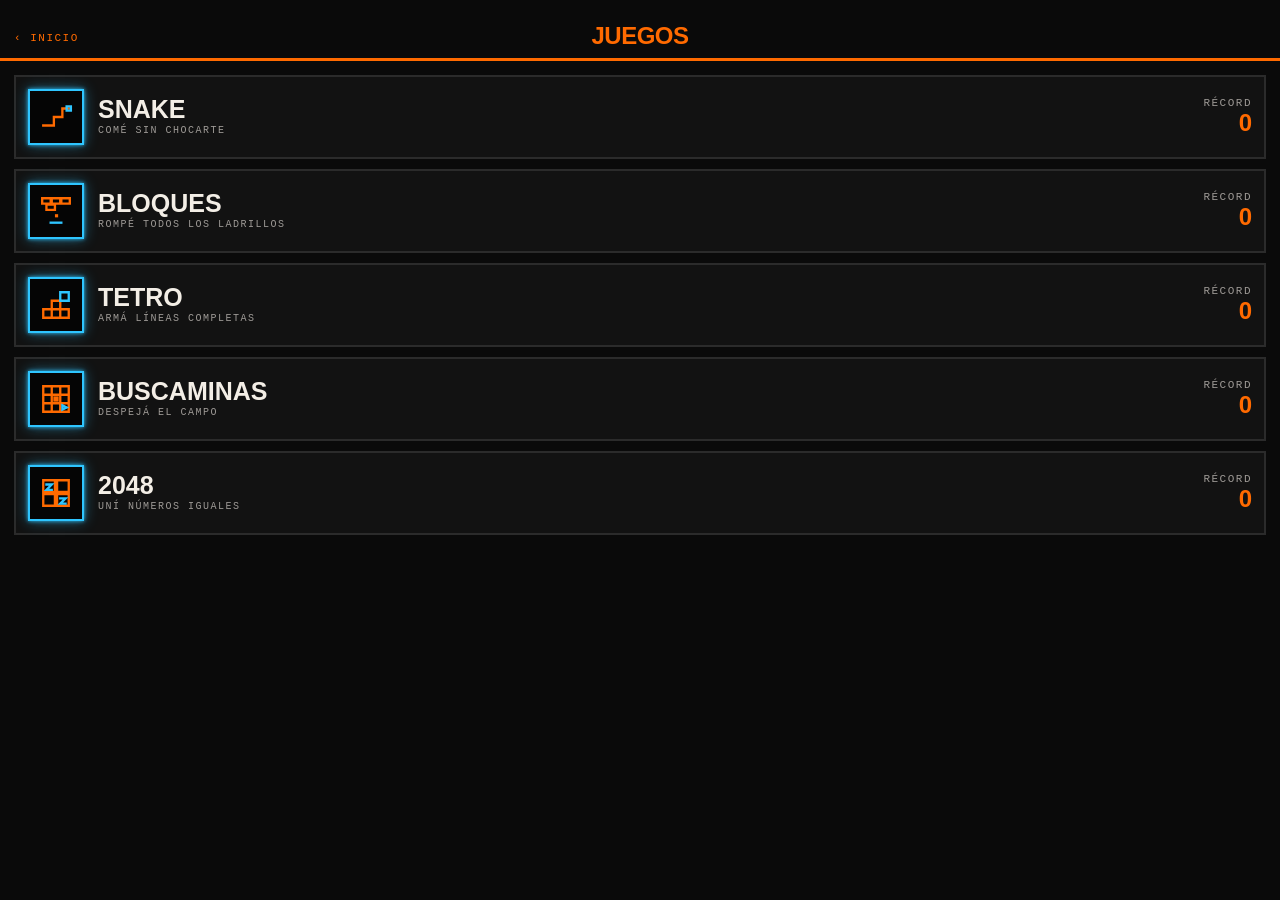
<file: juegos.html>
<!DOCTYPE html>
<html lang="es">
<head>
<meta charset="utf-8">
<meta name="viewport" content="width=device-width, initial-scale=1, maximum-scale=1, user-scalable=no, viewport-fit=cover">
<meta name="apple-mobile-web-app-capable" content="yes">
<meta name="apple-mobile-web-app-status-bar-style" content="black-translucent">
<title>Juegos · Lienzo</title>
<link rel="stylesheet" href="base.css">
<style>
.jg{display:flex;align-items:center;border:2px solid var(--line);background:var(--panel);margin-bottom:10px;padding:12px}
.jg:active{border-color:var(--o)}
.jg .ic{width:56px;height:56px;border:2px solid var(--blue);box-shadow:var(--glow);display:flex;align-items:center;justify-content:center;color:var(--o);flex-shrink:0;background:#050505}
.jg .ic svg{width:34px;height:34px}
.jg .tx{flex:1;margin-left:14px}
.jg h3{font-family:var(--disp);font-weight:900;font-size:25px;line-height:.9;text-transform:uppercase}
.jg p{font-size:10px;letter-spacing:1.5px;color:var(--mute);text-transform:uppercase;margin-top:5px}
.jg em{font-style:normal;font-family:var(--disp);font-weight:900;font-size:24px;color:var(--o)}
#v-juego{display:none}
#area{flex:1;display:flex;align-items:center;justify-content:center;padding:10px;min-height:0}
#cv{display:block;touch-action:none;border:2px solid var(--o)}
#pad{flex-shrink:0;padding:6px 10px calc(env(safe-area-inset-bottom) + 12px);display:flex;justify-content:center;align-items:center;min-height:96px}
#pad button{height:62px;min-width:62px;margin:3px;border:2px solid var(--o);color:var(--o);font-family:var(--disp);font-weight:900;font-size:24px;padding:0 10px}
#pad button.b{border-color:var(--blue);color:var(--blue);box-shadow:var(--glow);font-family:var(--mono);font-size:12px;letter-spacing:1px}
#pad button.on{background:var(--blue);color:#000}
#pad button:active{background:var(--o);color:#000}
.cruz{display:grid;grid-template-columns:62px 62px 62px;grid-template-rows:44px 44px;grid-gap:4px}
.cruz button{height:44px !important;min-width:0 !important;margin:0 !important}
#pad .hint{text-align:center}
#score{font-family:var(--disp);font-weight:900;font-size:22px;color:var(--blue)}
</style>
</head>
<body>
<div class="shell" id="v-menu">
  <div class="top"><a class="back" href="index.html">‹ Inicio</a><h1>Juegos</h1><span class="act"></span></div>
  <div class="wrap" id="menu"></div>
</div>
<div class="shell" id="v-juego">
  <div class="top"><button class="back" onclick="salir()">‹ Juegos</button><h1 id="j-tit">Juego</h1><span class="act" id="score">0</span></div>
  <div id="area"><canvas id="cv"></canvas></div>
  <div id="pad"></div>
</div>
<script src="lienzo.js"></script>
<script>
var $=LZ.$;
var O='#ff6a00', O2='#ff9440', O3='#7a3300', B='#2ec5ff', INK='#f3eee6', BG='#050505', LN='#1e1e1e';
var FONT=getComputedStyle(document.documentElement).getPropertyValue('--disp');
var MEJOR=LZ.get('juegos_best',{});
function record(id, s){ if(s>(MEJOR[id]||0)){ MEJOR[id]=s; LZ.set('juegos_best',MEJOR); return true; } return false; }

// ---------- Lienzo de juego ----------
var cv=$('cv'), x=cv.getContext('2d'), G=null, esc=1, raf=null, last=0;
function ajustar(){
  if(!G) return;
  var a=$('area'), aw=a.clientWidth-20, ah=a.clientHeight-20, dpr=Math.min(2,window.devicePixelRatio||1);
  esc=Math.min(aw/G.w, ah/G.h);
  cv.style.width=Math.floor(G.w*esc)+'px'; cv.style.height=Math.floor(G.h*esc)+'px';
  cv.width=Math.floor(G.w*esc*dpr); cv.height=Math.floor(G.h*esc*dpr);
  x.setTransform(esc*dpr,0,0,esc*dpr,0,0);
}
window.addEventListener('resize', ajustar);
function bucle(t){
  if(!G) return;
  var dt=Math.min(50, t-(last||t)); last=t;
  if(G.update) G.update(dt);
  G.draw();
  $('score').textContent=G.score||0;
  raf=requestAnimationFrame(bucle);
}
function texto(t, y, size, color){ x.fillStyle=color||INK; x.font='900 '+size+'px '+FONT; x.textAlign='center'; x.textBaseline='middle'; x.fillText(t, G.w/2, y); }
function cartel(l1, l2){
  x.fillStyle='rgba(0,0,0,.78)'; x.fillRect(0, G.h/2-50, G.w, 100);
  x.fillStyle=O; x.fillRect(0, G.h/2-50, G.w, 4); x.fillRect(0, G.h/2+46, G.w, 4);
  texto(l1, G.h/2-12, 30, O); if(l2) texto(l2, G.h/2+22, 13, INK);
}

// ---------- Entrada ----------
var t0=null, largo=null;
function lpos(e){ var t=e.changedTouches ? e.changedTouches[0] : e, r=cv.getBoundingClientRect(); return {x:(t.clientX-r.left)/esc, y:(t.clientY-r.top)/esc}; }
function tIni(e){ e.preventDefault(); var p=lpos(e); t0={x:p.x, y:p.y, t:Date.now(), largo:false}; if(G && G.drag) G.drag(p.x, p.y);
  clearTimeout(largo); largo=setTimeout(function(){ if(t0){ t0.largo=true; if(G && G.long) G.long(t0.x, t0.y); } }, 450); }
function tMov(e){ if(!t0) return; e.preventDefault(); var p=lpos(e); if(G && G.drag) G.drag(p.x, p.y); if(Math.abs(p.x-t0.x)>10||Math.abs(p.y-t0.y)>10) clearTimeout(largo); }
function tFin(e){
  if(!t0) return; clearTimeout(largo); var p=lpos(e), dx=p.x-t0.x, dy=p.y-t0.y, s=t0; t0=null;
  if(s.largo || !G) return;
  var umbral=G.w*0.08;
  if(Math.abs(dx)<umbral && Math.abs(dy)<umbral){ if(G.tap) G.tap(p.x, p.y); return; }
  if(G.swipe) G.swipe(Math.abs(dx)>Math.abs(dy) ? (dx>0?'der':'izq') : (dy>0?'aba':'arr'), dx, dy);
}
cv.addEventListener('touchstart', tIni); cv.addEventListener('touchmove', tMov); cv.addEventListener('touchend', tFin);
cv.addEventListener('mousedown', tIni); cv.addEventListener('mousemove', function(e){ if(t0) tMov(e); }); window.addEventListener('mouseup', function(e){ if(t0) tFin(e); });
function pad(html){ $('pad').innerHTML=html; }
$('pad').addEventListener('touchstart', function(e){ var b=e.target.closest('button'); if(!b) return; e.preventDefault(); if(G && G.key) G.key(b.getAttribute('data-k'), b); });
$('pad').addEventListener('mousedown', function(e){ var b=e.target.closest('button'); if(!b) return; if(G && G.key) G.key(b.getAttribute('data-k'), b); });
var CRUZ='<div class="cruz"><span></span><button data-k="arr">▲</button><span></span><button data-k="izq">◀</button><button data-k="aba">▼</button><button data-k="der">▶</button></div>';

// =========================================================
// 1 · SNAKE
// =========================================================
var Snake={id:'snake', nombre:'Snake', w:320, h:320, N:16,
  init:function(){ var c=8; this.cuerpo=[{x:c,y:c},{x:c-1,y:c},{x:c-2,y:c}]; this.dir={x:1,y:0}; this.cola=[]; this.acc=0; this.vel=150; this.score=0; this.estado='listo'; this.comida(); pad(CRUZ); },
  comida:function(){ var s=this, p; do{ p={x:Math.floor(Math.random()*s.N), y:Math.floor(Math.random()*s.N)}; } while(s.cuerpo.some(function(c){ return c.x===p.x&&c.y===p.y; })); s.food=p; },
  girar:function(k){ var d={arr:{x:0,y:-1},aba:{x:0,y:1},izq:{x:-1,y:0},der:{x:1,y:0}}[k]; if(!d) return;
    var ult=this.cola.length?this.cola[this.cola.length-1]:this.dir; if(d.x===-ult.x&&d.y===-ult.y) return; if(this.cola.length<3) this.cola.push(d);
    if(this.estado!=='juego') this.estado='juego'; },
  key:function(k){ if(this.estado==='fin'){ this.init(); return; } this.girar(k); },
  swipe:function(k){ this.key(k); },
  tap:function(){ if(this.estado==='fin') this.init(); else if(this.estado==='listo') this.estado='juego'; },
  update:function(dt){
    if(this.estado!=='juego') return; this.acc+=dt; if(this.acc<this.vel) return; this.acc=0;
    if(this.cola.length) this.dir=this.cola.shift();
    var h={x:this.cuerpo[0].x+this.dir.x, y:this.cuerpo[0].y+this.dir.y};
    if(h.x<0||h.y<0||h.x>=this.N||h.y>=this.N||this.cuerpo.some(function(c){ return c.x===h.x&&c.y===h.y; })){ this.estado='fin'; this.nuevo=record('snake',this.score); return; }
    this.cuerpo.unshift(h);
    if(h.x===this.food.x&&h.y===this.food.y){ this.score+=10; this.vel=Math.max(65, this.vel-3); this.comida(); } else this.cuerpo.pop();
  },
  draw:function(){
    var c=this.w/this.N, s=this;
    x.fillStyle=BG; x.fillRect(0,0,this.w,this.h);
    x.strokeStyle=LN; x.lineWidth=1; for(var i=1;i<this.N;i++){ x.beginPath(); x.moveTo(i*c,0); x.lineTo(i*c,this.h); x.moveTo(0,i*c); x.lineTo(this.w,i*c); x.stroke(); }
    var pul=0.6+Math.sin(Date.now()/150)*0.4;
    x.save(); x.shadowColor=B; x.shadowBlur=10*pul; x.fillStyle=B; x.fillRect(s.food.x*c+3, s.food.y*c+3, c-6, c-6); x.restore();
    s.cuerpo.forEach(function(p,i){ x.fillStyle = i===0 ? O2 : (i%2?O:'#e25e00'); x.fillRect(p.x*c+1, p.y*c+1, c-2, c-2); });
    if(s.estado==='listo') cartel('SNAKE','Deslizá o usá las flechas');
    if(s.estado==='fin') cartel('GAME OVER', (s.nuevo?'¡Récord! ':'')+s.score+' pts · tocá para seguir');
  }
};

// =========================================================
// 2 · BLOQUES (breakout)
// =========================================================
var Bloques={id:'bloques', nombre:'Bloques', w:320, h:440,
  init:function(){ this.score=0; this.vidas=3; this.nivel=1; this.armar(); this.estado='listo'; pad('<div class="hint">Arrastrá el dedo sobre la pantalla para mover la paleta · tocá para lanzar</div>'); },
  armar:function(){ this.ladr=[]; var f=Math.min(8, 4+this.nivel); for(var r=0;r<f;r++) for(var c=0;c<8;c++) this.ladr.push({x:2+c*40, y:46+r*18, w:36, h:14, r:r, v:true}); this.reset(); },
  reset:function(){ this.px=this.w/2; this.pw=Math.max(44, 70-this.nivel*4); this.bola={x:this.w/2, y:396, vx:0, vy:0}; this.pegada=true; },
  lanzar:function(){ var v=230+this.nivel*25, a=(-Math.PI/2)+(Math.random()-0.5)*0.8; this.bola.vx=Math.cos(a)*v; this.bola.vy=Math.sin(a)*v; this.pegada=false; },
  drag:function(px){ this.px=Math.max(this.pw/2, Math.min(this.w-this.pw/2, px)); },
  tap:function(){ if(this.estado==='fin'){ this.init(); return; } if(this.estado==='listo') this.estado='juego'; if(this.pegada) this.lanzar(); },
  update:function(dt){
    var b=this.bola, s=dt/1000, me=this;
    if(this.estado!=='juego') return;
    if(this.pegada){ b.x=this.px; b.y=396; return; }
    b.x+=b.vx*s; b.y+=b.vy*s;
    if(b.x<5){ b.x=5; b.vx=Math.abs(b.vx); } if(b.x>this.w-5){ b.x=this.w-5; b.vx=-Math.abs(b.vx); } if(b.y<5){ b.y=5; b.vy=Math.abs(b.vy); }
    if(b.vy>0 && b.y>400 && b.y<414 && Math.abs(b.x-this.px)<this.pw/2+5){
      var k=(b.x-this.px)/(this.pw/2), v=Math.sqrt(b.vx*b.vx+b.vy*b.vy)*1.01, a=-Math.PI/2+k*1.05;
      b.vx=Math.cos(a)*v; b.vy=Math.sin(a)*v; b.y=400;
    }
    if(b.y>this.h+10){ this.vidas--; if(this.vidas<=0){ this.estado='fin'; this.nuevo=record('bloques',this.score); } else this.reset(); }
    for(var i=0;i<this.ladr.length;i++){ var l=this.ladr[i]; if(!l.v) continue;
      if(b.x>l.x-5 && b.x<l.x+l.w+5 && b.y>l.y-5 && b.y<l.y+l.h+5){
        l.v=false; this.score+=10*(8-Math.min(7,l.r));
        var dx=Math.min(Math.abs(b.x-(l.x-5)), Math.abs(b.x-(l.x+l.w+5))), dy=Math.min(Math.abs(b.y-(l.y-5)), Math.abs(b.y-(l.y+l.h+5)));
        if(dx<dy) b.vx=-b.vx; else b.vy=-b.vy;
        break;
      }
    }
    if(!this.ladr.some(function(l){ return l.v; })){ this.nivel++; this.armar(); }
  },
  draw:function(){
    x.fillStyle=BG; x.fillRect(0,0,this.w,this.h);
    var cols=[O2,O,'#e25e00','#c24f00','#a34300',O3,'#5a2600','#3d1a00'];
    this.ladr.forEach(function(l){ if(!l.v) return; x.fillStyle=cols[l.r%8]; x.fillRect(l.x,l.y,l.w,l.h); });
    x.save(); x.shadowColor=B; x.shadowBlur=12; x.fillStyle=B; x.fillRect(this.px-this.pw/2, 406, this.pw, 8); x.restore();
    x.fillStyle=INK; x.fillRect(this.bola.x-5, this.bola.y-5, 10, 10);
    x.fillStyle=O; x.font='900 14px '+FONT; x.textAlign='left'; x.textBaseline='top'; x.fillText('NIVEL '+this.nivel, 6, 14);
    x.textAlign='right'; x.fillText('VIDAS '+this.vidas, this.w-6, 14);
    if(this.estado==='listo') cartel('BLOQUES','Tocá para lanzar');
    if(this.estado==='fin') cartel('GAME OVER',(this.nuevo?'¡Récord! ':'')+this.score+' pts · tocá para seguir');
  }
};

// =========================================================
// 3 · TETRO
// =========================================================
var PIEZAS=[
  {m:[[1,1,1,1]], c:B},
  {m:[[1,1],[1,1]], c:'#ffd400'},
  {m:[[0,1,0],[1,1,1]], c:'#c46bff'},
  {m:[[1,0,0],[1,1,1]], c:'#3d7bff'},
  {m:[[0,0,1],[1,1,1]], c:O},
  {m:[[0,1,1],[1,1,0]], c:'#39ff88'},
  {m:[[1,1,0],[0,1,1]], c:'#ff3355'}
];
var Tetro={id:'tetro', nombre:'Tetro', w:280, h:400, C:10, R:20, cel:20,
  init:function(){ var s=this; s.tab=[]; for(var r=0;r<s.R;r++){ s.tab.push(new Array(s.C+1).join('0').split('').map(function(){ return null; })); }
    s.score=0; s.lineas=0; s.nivel=1; s.acc=0; s.sig=s.azar(); s.nueva(); s.estado='listo';
    pad('<button data-k="izq">◀</button><button data-k="rot">⟳</button><button data-k="der">▶</button><button data-k="aba">▼</button><button data-k="caer" class="b">CAER</button>'); },
  azar:function(){ var p=PIEZAS[Math.floor(Math.random()*7)]; return {m:p.m.map(function(f){ return f.slice(); }), c:p.c}; },
  nueva:function(){ this.p=this.sig; this.sig=this.azar(); this.px=Math.floor((this.C-this.p.m[0].length)/2); this.py=0;
    if(this.choca(this.p.m, this.px, this.py)){ this.estado='fin'; this.nuevo=record('tetro',this.score); } },
  choca:function(m, px, py){ for(var r=0;r<m.length;r++) for(var c=0;c<m[r].length;c++){ if(!m[r][c]) continue; var X=px+c, Y=py+r; if(X<0||X>=this.C||Y>=this.R) return true; if(Y>=0 && this.tab[Y][X]) return true; } return false; },
  rotar:function(){ var m=this.p.m, n=[]; for(var c=0;c<m[0].length;c++){ n.push([]); for(var r=m.length-1;r>=0;r--) n[c].push(m[r][c]); }
    var kicks=[0,-1,1,-2,2]; for(var i=0;i<kicks.length;i++){ if(!this.choca(n, this.px+kicks[i], this.py)){ this.p.m=n; this.px+=kicks[i]; return; } } },
  fijar:function(){ var s=this; s.p.m.forEach(function(f,r){ f.forEach(function(v,c){ if(v && s.py+r>=0) s.tab[s.py+r][s.px+c]=s.p.c; }); });
    var lim=0; for(var r=s.R-1;r>=0;r--){ if(s.tab[r].every(function(v){ return v; })){ s.tab.splice(r,1); s.tab.unshift(new Array(s.C+1).join('0').split('').map(function(){ return null; })); lim++; r++; } }
    if(lim){ s.score+=[0,100,300,500,800][lim]*s.nivel; s.lineas+=lim; s.nivel=1+Math.floor(s.lineas/10); }
    s.nueva(); },
  bajar:function(){ if(!this.choca(this.p.m, this.px, this.py+1)){ this.py++; return true; } this.fijar(); return false; },
  key:function(k){
    if(this.estado==='fin'){ this.init(); return; } if(this.estado==='listo') this.estado='juego';
    if(k==='izq' && !this.choca(this.p.m,this.px-1,this.py)) this.px--;
    if(k==='der' && !this.choca(this.p.m,this.px+1,this.py)) this.px++;
    if(k==='rot') this.rotar();
    if(k==='aba'){ if(this.bajar()) this.score+=1; }
    if(k==='caer'){ var n=0; while(this.bajar()) n++; this.score+=n*2; }
  },
  swipe:function(k, dx){ if(k==='izq'||k==='der'){ var n=Math.max(1, Math.round(Math.abs(dx)/this.cel)); for(var i=0;i<n;i++) this.key(k); } else if(k==='aba') this.key('caer'); else this.key('rot'); },
  tap:function(){ if(this.estado==='fin') this.init(); else if(this.estado==='listo') this.estado='juego'; else this.key('rot'); },
  update:function(dt){ if(this.estado!=='juego') return; this.acc+=dt; var v=Math.max(90, 750-(this.nivel-1)*65); if(this.acc>=v){ this.acc=0; this.bajar(); } },
  celda:function(X, Y, c, a){ var z=this.cel; x.globalAlpha=a||1; x.fillStyle=c; x.fillRect(X*z+1, Y*z+1, z-2, z-2); x.fillStyle='rgba(255,255,255,.25)'; x.fillRect(X*z+1, Y*z+1, z-2, 3); x.globalAlpha=1; },
  draw:function(){
    var s=this, z=s.cel;
    x.fillStyle=BG; x.fillRect(0,0,s.w,s.h);
    x.strokeStyle=LN; for(var c=1;c<s.C;c++){ x.beginPath(); x.moveTo(c*z,0); x.lineTo(c*z,s.R*z); x.stroke(); }
    x.fillStyle=O; x.fillRect(s.C*z, 0, 2, s.h);
    s.tab.forEach(function(f,r){ f.forEach(function(v,c){ if(v) s.celda(c,r,v); }); });
    if(s.estado!=='fin'){ var gy=s.py; while(!s.choca(s.p.m, s.px, gy+1)) gy++;
      s.p.m.forEach(function(f,r){ f.forEach(function(v,c){ if(v){ s.celda(s.px+c, gy+r, s.p.c, 0.18); s.celda(s.px+c, s.py+r, s.p.c); } }); }); }
    x.fillStyle=O; x.font='900 13px '+FONT; x.textAlign='left'; x.textBaseline='top';
    var sx=s.C*z+8; x.fillText('SIGUE', sx, 8);
    s.sig.m.forEach(function(f,r){ f.forEach(function(v,c){ if(v){ x.fillStyle=s.sig.c; x.fillRect(sx+c*13, 28+r*13, 12, 12); } }); });
    x.fillStyle=O; x.fillText('NIVEL', sx, 90); x.fillStyle=INK; x.font='900 22px '+FONT; x.fillText(String(s.nivel), sx, 106);
    x.fillStyle=O; x.font='900 13px '+FONT; x.fillText('LÍNEAS', sx, 140); x.fillStyle=INK; x.font='900 22px '+FONT; x.fillText(String(s.lineas), sx, 156);
    if(s.estado==='listo') cartel('TETRO','Tocá para rotar · deslizá');
    if(s.estado==='fin') cartel('GAME OVER',(s.nuevo?'¡Récord! ':'')+s.score+' pts');
  }
};

// =========================================================
// 4 · BUSCAMINAS
// =========================================================
var Minas={id:'minas', nombre:'Buscaminas', w:315, h:350, N:9, M:10,
  init:function(){ this.c=[]; for(var i=0;i<this.N*this.N;i++) this.c.push({m:false, n:0, v:false, f:false}); this.puestas=false; this.estado='juego'; this.bandera=false; this.t0=0; this.tf=0; this.score=0;
    pad('<button data-k="band" class="b" id="bt-band">Modo bandera</button><button data-k="nuevo" class="b">Nueva</button>'); },
  vecinos:function(i){ var N=this.N, r=Math.floor(i/N), c=i%N, out=[]; for(var dr=-1;dr<=1;dr++) for(var dc=-1;dc<=1;dc++){ if(!dr&&!dc) continue; var rr=r+dr, cc=c+dc; if(rr>=0&&cc>=0&&rr<N&&cc<N) out.push(rr*N+cc); } return out; },
  poner:function(seguro){ var s=this, evitar=s.vecinos(seguro).concat([seguro]), n=0;
    while(n<s.M){ var i=Math.floor(Math.random()*s.N*s.N); if(s.c[i].m || evitar.indexOf(i)>=0) continue; s.c[i].m=true; n++; }
    s.c.forEach(function(k,i){ k.n=s.vecinos(i).filter(function(j){ return s.c[j].m; }).length; }); s.puestas=true; s.t0=Date.now(); },
  abrir:function(i){ var s=this, k=s.c[i]; if(k.v||k.f) return; if(!s.puestas) s.poner(i); k.v=true;
    if(k.m){ s.estado='fin'; s.tf=Date.now(); s.c.forEach(function(q){ if(q.m) q.v=true; }); return; }
    if(k.n===0) s.vecinos(i).forEach(function(j){ s.abrir(j); });
    var cerradas=s.c.filter(function(q){ return !q.v; }).length;
    if(cerradas===s.M && s.estado==='juego'){ s.estado='gano'; s.tf=Date.now(); var seg=Math.round((s.tf-s.t0)/1000); s.score=Math.max(10, 999-seg); s.nuevo=record('minas', s.score); } },
  celda:function(px,py){ var z=this.w/this.N; if(py<35) return -1; var c=Math.floor(px/z), r=Math.floor((py-35)/z); if(c<0||r<0||c>=this.N||r>=this.N) return -1; return r*this.N+c; },
  marcar:function(i){ var k=this.c[i]; if(!k.v){ k.f=!k.f; } },
  tap:function(px,py){ if(this.estado!=='juego'){ this.init(); return; } var i=this.celda(px,py); if(i<0) return; if(this.bandera) this.marcar(i); else this.abrir(i); },
  long:function(px,py){ if(this.estado!=='juego') return; var i=this.celda(px,py); if(i>=0) this.marcar(i); },
  key:function(k, b){ if(k==='nuevo') this.init(); if(k==='band'){ this.bandera=!this.bandera; var bt=$('bt-band'); if(bt) bt.classList.toggle('on', this.bandera); } },
  draw:function(){
    var s=this, z=s.w/s.N, cols=['',B,O,'#ff3355','#c46bff','#ffd400','#39ff88',INK,INK];
    x.fillStyle=BG; x.fillRect(0,0,s.w,s.h);
    var seg = s.puestas ? Math.floor(((s.tf||Date.now())-s.t0)/1000) : 0, fl=s.c.filter(function(k){ return k.f; }).length;
    x.font='900 18px '+FONT; x.textBaseline='middle'; x.fillStyle=O; x.textAlign='left'; x.fillText('MINAS '+(s.M-fl), 4, 17); x.textAlign='right'; x.fillStyle=B; x.fillText(seg+' S', s.w-4, 17);
    s.c.forEach(function(k,i){
      var X=(i%s.N)*z, Y=35+Math.floor(i/s.N)*z;
      if(!k.v){ x.fillStyle='#1b1b1b'; x.fillRect(X+1,Y+1,z-2,z-2); x.fillStyle='#2b2b2b'; x.fillRect(X+1,Y+1,z-2,3);
        if(k.f){ x.fillStyle=B; x.beginPath(); x.moveTo(X+z*0.32,Y+z*0.22); x.lineTo(X+z*0.72,Y+z*0.38); x.lineTo(X+z*0.32,Y+z*0.54); x.fill(); x.fillRect(X+z*0.3,Y+z*0.22,2.5,z*0.56); } }
      else { x.fillStyle='#000'; x.fillRect(X+1,Y+1,z-2,z-2);
        if(k.m){ x.fillStyle=O; x.fillRect(X+z*0.25,Y+z*0.25,z*0.5,z*0.5); x.strokeStyle='#000'; x.lineWidth=3; x.beginPath(); x.moveTo(X+z*0.3,Y+z*0.3); x.lineTo(X+z*0.7,Y+z*0.7); x.moveTo(X+z*0.7,Y+z*0.3); x.lineTo(X+z*0.3,Y+z*0.7); x.stroke(); }
        else if(k.n){ x.fillStyle=cols[k.n]; x.font='900 '+Math.round(z*0.6)+'px '+FONT; x.textAlign='center'; x.fillText(String(k.n), X+z/2, Y+z/2+1); } }
    });
    if(s.estado==='fin') cartel('BOOM','Tocá para otra partida');
    if(s.estado==='gano') cartel('DESPEJADO',(s.nuevo?'¡Récord! ':'')+Math.floor((s.tf-s.t0)/1000)+' s · tocá para seguir');
  }
};

// =========================================================
// 5 · 2048
// =========================================================
var Dos={id:'2048', nombre:'2048', w:320, h:320,
  init:function(){ this.g=[0,0,0,0,0,0,0,0,0,0,0,0,0,0,0,0]; this.score=0; this.estado='juego'; this.gano=false; this.mas(); this.mas(); pad(CRUZ); },
  mas:function(){ var v=[]; this.g.forEach(function(n,i){ if(!n) v.push(i); }); if(!v.length) return; this.g[v[Math.floor(Math.random()*v.length)]] = Math.random()<0.9?2:4; },
  linea:function(a){ var f=a.filter(function(n){ return n; }), out=[], s=0; for(var i=0;i<f.length;i++){ if(f[i]===f[i+1]){ out.push(f[i]*2); s+=f[i]*2; i++; } else out.push(f[i]); } while(out.length<4) out.push(0); return {l:out, s:s}; },
  mover:function(k){
    if(this.estado!=='juego'){ this.init(); return; }
    var g=this.g, cambio=false, me=this;
    for(var a=0;a<4;a++){
      var idx=[]; for(var b=0;b<4;b++){ idx.push(k==='izq'?a*4+b : k==='der'?a*4+3-b : k==='arr'?b*4+a : (3-b)*4+a); }
      var r=me.linea(idx.map(function(i){ return g[i]; }));
      idx.forEach(function(i,j){ if(g[i]!==r.l[j]) cambio=true; g[i]=r.l[j]; }); me.score+=r.s;
    }
    if(cambio){ this.mas(); if(!this.gano && g.indexOf(2048)>=0){ this.gano=true; LZ.toast('¡2048! Seguí si querés'); } }
    if(!this.puede()){ this.estado='fin'; this.nuevo=record('2048',this.score); }
  },
  puede:function(){ var g=this.g; if(g.indexOf(0)>=0) return true; for(var i=0;i<16;i++){ if(i%4<3 && g[i]===g[i+1]) return true; if(i<12 && g[i]===g[i+4]) return true; } return false; },
  key:function(k){ this.mover(k); }, swipe:function(k){ this.mover(k); }, tap:function(){ if(this.estado!=='juego') this.init(); },
  draw:function(){
    var z=this.w/4, g=this.g, cs={2:'#2a1400',4:'#3d1c00',8:'#5a2600',16:'#7a3300',32:'#a34300',64:'#c94f00',128:'#e25e00',256:O,512:O2,1024:'#ffb36b',2048:B};
    x.fillStyle=BG; x.fillRect(0,0,this.w,this.h);
    for(var i=0;i<16;i++){ var X=(i%4)*z, Y=Math.floor(i/4)*z, n=g[i];
      x.fillStyle = n ? (cs[n]||B) : '#151515'; x.fillRect(X+4,Y+4,z-8,z-8);
      if(n){ x.fillStyle = n>=256 && n<2048 ? '#000' : INK; x.font='900 '+(n<100?40:n<1000?32:26)+'px '+FONT; x.textAlign='center'; x.textBaseline='middle'; x.fillText(String(n), X+z/2, Y+z/2+2); } }
    if(this.estado==='fin') cartel('SIN MOVIMIENTOS',(this.nuevo?'¡Récord! ':'')+this.score+' pts · tocá para seguir');
  }
};

// ---------- Menú ----------
var JUEGOS=[
  {g:Snake, d:'Comé sin chocarte', s:'<path d="M4 24h10v-8h8V8h6"/><path class="bl" d="M26 6h4v4h-4z"/>'},
  {g:Bloques, d:'Rompé todos los ladrillos', s:'<path d="M3 4h8v5H3zM12 4h8v5h-8zM21 4h8v5h-8zM7 10h8v5H7z"/><path class="bl" d="M11 27h10"/><path fill="currentColor" stroke="none" d="M15 19h3v3h-3z"/>'},
  {g:Tetro, d:'Armá líneas completas', s:'<path d="M4 20h8v8H4zM12 20h8v8h-8zM12 12h8v8h-8zM20 20h8v8h-8z"/><path class="bl" d="M20 4h8v8h-8z"/>'},
  {g:Minas, d:'Despejá el campo', s:'<path d="M4 4h24v24H4zM12 4v24M20 4v24M4 12h24M4 20h24"/><path fill="currentColor" stroke="none" d="M13.5 13.5h5v5h-5z"/><path class="bl" d="M22 22l4 2-4 2z"/>'},
  {g:Dos, d:'Uní números iguales', s:'<path d="M4 4h11v11H4zM17 4h11v11H17zM4 17h11v11H4zM17 17h11v11H17z"/><path class="bl" d="M7 8h5l-5 5h5M20 21h5l-5 5h5"/>'}
];
function pintarMenu(){
  $('menu').innerHTML=JUEGOS.map(function(j,i){
    return '<div class="jg" onclick="jugar('+i+')"><div class="ic"><svg viewBox="0 0 32 32" fill="none" stroke="currentColor" stroke-width="2.2" stroke-linecap="square"><style>.bl{stroke:#2ec5ff}</style>'+j.s+'</svg></div><div class="tx"><h3>'+j.g.nombre+'</h3><p>'+j.d+'</p></div><div style="text-align:right"><div class="unit">Récord</div><em>'+(MEJOR[j.g.id]||0)+'</em></div></div>';
  }).join('');
}
function jugar(i){
  G=JUEGOS[i].g; G.init(); $('j-tit').textContent=G.nombre;
  $('v-menu').style.display='none'; $('v-juego').style.display='flex';
  ajustar(); last=0; cancelAnimationFrame(raf); raf=requestAnimationFrame(bucle);
}
function salir(){ cancelAnimationFrame(raf); G=null; $('v-juego').style.display='none'; $('v-menu').style.display='flex'; pintarMenu(); }
pintarMenu();
</script>
</body>
</html>
</file>
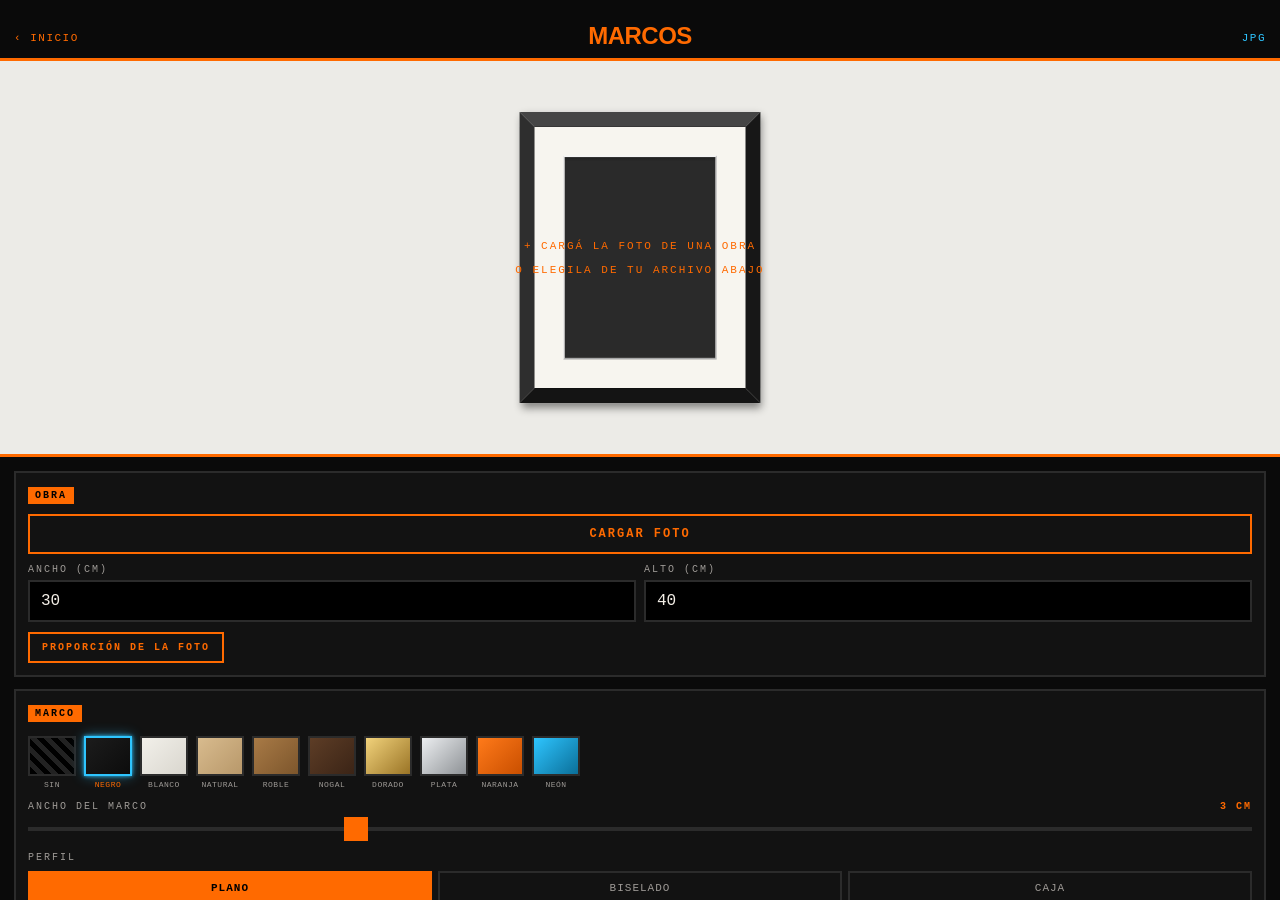
<file: marcos.html>
<!DOCTYPE html>
<html lang="es">
<head>
<meta charset="utf-8">
<meta name="viewport" content="width=device-width, initial-scale=1, maximum-scale=1, user-scalable=no, viewport-fit=cover">
<meta name="apple-mobile-web-app-capable" content="yes">
<meta name="apple-mobile-web-app-status-bar-style" content="black-translucent">
<title>Marcos · Lienzo</title>
<link rel="stylesheet" href="base.css">
<style>
#vista{height:44vh;flex-shrink:0;background:#000;display:flex;align-items:center;justify-content:center;border-bottom:3px solid var(--o);position:relative}
#cv{max-width:100%;max-height:100%;display:block}
#vacio{position:absolute;top:0;left:0;right:0;bottom:0;display:flex;flex-direction:column;align-items:center;justify-content:center;color:var(--o);font-size:11px;letter-spacing:2px;text-transform:uppercase;text-align:center;padding:20px}
.sw{display:flex;flex-wrap:wrap;margin:0 -4px 8px}
.sw button{width:48px;margin:4px;text-align:center;font-size:8px;letter-spacing:.5px;color:var(--mute);text-transform:uppercase}
.sw button i{display:block;height:40px;border:2px solid var(--line);margin-bottom:4px}
.sw button.on{color:var(--o)}
.sw button.on i{border-color:var(--blue);box-shadow:var(--glow)}
.vl{display:flex;justify-content:space-between;font-size:10px;letter-spacing:2px;color:var(--mute);text-transform:uppercase}
.vl b{color:var(--o)}
#lista-obras{display:flex;overflow-x:auto;-webkit-overflow-scrolling:touch;margin:0 -4px 6px}
#lista-obras div{flex:none;width:64px;height:64px;margin:4px;border:2px solid var(--line);background:#000 center/cover no-repeat}
#res-img{max-width:100%;display:block;margin:0 auto;border:2px solid var(--line);-webkit-touch-callout:default}
</style>
</head>
<body>
<div class="shell">
  <div class="top"><a class="back" href="index.html">‹ Inicio</a><h1>Marcos</h1><button class="act" onclick="exportar()">JPG</button></div>
  <div id="vista">
    <canvas id="cv"></canvas>
    <div id="vacio" onclick="$('foto-in').click()">+ Cargá la foto de una obra<br><br>o elegila de tu archivo abajo</div>
  </div>
  <div class="wrap">
    <input type="file" id="foto-in" accept="image/*" style="display:none">
    <div class="blk">
      <div class="tagl">Obra</div>
      <div id="lista-obras"></div>
      <button class="btn g" onclick="$('foto-in').click()">Cargar foto</button>
      <div class="row mt">
        <div><label class="l">Ancho (cm)</label><input class="field" id="ancho" type="number" inputmode="decimal" value="30"></div>
        <div><label class="l">Alto (cm)</label><input class="field" id="alto" type="number" inputmode="decimal" value="40"></div>
      </div>
      <button class="btn sm g" onclick="ajustarAFoto()">Proporción de la foto</button>
    </div>

    <div class="blk">
      <div class="tagl">Marco</div>
      <div class="sw" id="sw-marco"></div>
      <div class="vl"><span>Ancho del marco</span><b id="v-fw">3 cm</b></div>
      <input type="range" id="fw" min="0.5" max="10" step="0.5" value="3">
      <label class="l">Perfil</label>
      <div class="seg" id="perfil"><button data-v="plano" class="on">Plano</button><button data-v="biselado">Biselado</button><button data-v="caja">Caja</button></div>
    </div>

    <div class="blk">
      <div class="tagl">Paspartú</div>
      <div class="sw" id="sw-pp"></div>
      <div class="vl"><span>Ancho del paspartú</span><b id="v-pw">6 cm</b></div>
      <input type="range" id="pw" min="0" max="20" step="0.5" value="6">
      <label class="l">Base más ancha (clásico)</label>
      <div class="seg" id="peso"><button data-v="1">Sí</button><button data-v="0" class="on">No</button></div>
    </div>

    <div class="blk">
      <div class="tagl">Pared</div>
      <div class="sw" id="sw-pared"></div>
    </div>
    <button class="btn" onclick="exportar()">Crear imagen JPG</button>
    <div class="hint">La imagen sale en alta (hasta 1800 px). Después la guardás en Fotos manteniéndola apretada.</div>
  </div>
</div>

<div class="modal" id="m-res">
  <div class="wrap">
    <div class="tagl">Tu obra enmarcada</div>
    <img id="res-img" alt="Obra enmarcada">
    <div class="hint" style="margin:12px 0">Mantené apretada la imagen y tocá "Guardar imagen" para mandarla a Fotos.</div>
    <button class="btn g" onclick="$('m-res').classList.remove('on')">Cerrar</button>
  </div>
</div>

<script src="lienzo.js"></script>
<script>
var $=LZ.$;
var MARCOS=[
  {k:'ninguno', n:'Sin', c:null},
  {k:'negro', n:'Negro', c:['#1c1c1c','#0c0c0c']},
  {k:'blanco', n:'Blanco', c:['#f2f0ea','#d9d6ce']},
  {k:'natural', n:'Natural', c:['#d8bb8e','#b8986a'], veta:1},
  {k:'roble', n:'Roble', c:['#a87a46','#7d562c'], veta:1},
  {k:'nogal', n:'Nogal', c:['#5d3d26','#3b2416'], veta:1},
  {k:'dorado', n:'Dorado', c:['#f1d27b','#9a7426'], metal:1},
  {k:'plata', n:'Plata', c:['#eceef0','#8e9296'], metal:1},
  {k:'naranja', n:'Naranja', c:['#ff7a1a','#c94f00']},
  {k:'azul', n:'Neón', c:['#2ec5ff','#0b6f99']}
];
var PPS=[{k:'blanco',c:'#f7f5ef'},{k:'marfil',c:'#eee4cf'},{k:'crudo',c:'#ddd2bb'},{k:'gris',c:'#9a9a98'},{k:'negro',c:'#161616'},{k:'naranja',c:'#ff6a00'},{k:'azul',c:'#1d3557'}];
var PAREDES=[{k:'blanca',c:'#ecebe7'},{k:'gris',c:'#b9b8b4'},{k:'hormigón',c:'#8d8c88',ruido:1},{k:'negra',c:'#1b1b1b'},{k:'naranja',c:'#ff6a00'},{k:'verde',c:'#3f5a4a'}];
var E=LZ.get('marcos',{marco:'negro', fw:3, perfil:'plano', pp:'blanco', pw:6, peso:false, pared:'blanca'});
var img=null;

function swatches(id, arr, key, colorFn){
  $(id).innerHTML=arr.map(function(x){ return '<button data-v="'+x.k+'"><i style="background:'+colorFn(x)+'"></i>'+(x.n||x.k)+'</button>'; }).join('');
  $(id).addEventListener('click', function(e){ var b=e.target.closest ? e.target.closest('button') : null; if(!b) return; E[key]=b.getAttribute('data-v'); marcarTodo(); render(); });
}
swatches('sw-marco', MARCOS, 'marco', function(m){ return m.c ? 'linear-gradient(135deg,'+m.c[0]+','+m.c[1]+')' : 'repeating-linear-gradient(45deg,#000 0,#000 5px,#222 5px,#222 10px)'; });
swatches('sw-pp', PPS, 'pp', function(p){ return p.c; });
swatches('sw-pared', PAREDES, 'pared', function(p){ return p.c; });
function marcar(id, v){ var b=$(id).children; for(var i=0;i<b.length;i++) b[i].classList.toggle('on', b[i].getAttribute('data-v')===v); }
function marcarTodo(){
  marcar('sw-marco',E.marco); marcar('sw-pp',E.pp); marcar('sw-pared',E.pared); marcar('perfil',E.perfil); marcar('peso',E.peso?'1':'0');
  $('fw').value=E.fw; $('pw').value=E.pw; $('v-fw').textContent=E.fw+' cm'; $('v-pw').textContent=E.pw ? E.pw+' cm' : 'sin paspartú';
  LZ.set('marcos',E);
}
['perfil','peso'].forEach(function(id){ $(id).addEventListener('click', function(e){ var v=e.target.getAttribute('data-v'); if(v===null) return; if(id==='peso') E.peso=v==='1'; else E.perfil=v; marcarTodo(); render(); }); });
$('fw').addEventListener('input', function(){ E.fw=parseFloat(this.value); marcarTodo(); render(); });
$('pw').addEventListener('input', function(){ E.pw=parseFloat(this.value); marcarTodo(); render(); });
['ancho','alto'].forEach(function(id){ $(id).addEventListener('input', render); });

// ---------- Cargar obra ----------
function usar(dataUrl, w, h){
  var im=new Image();
  im.onload=function(){ img=im; $('vacio').style.display='none'; if(w&&h){ $('ancho').value=w; $('alto').value=h; } else ajustarAFoto(); render(); };
  im.src=dataUrl;
}
function ajustarAFoto(){ if(!img) return; var a=parseFloat($('ancho').value)||30; $('alto').value=Math.round(a*img.height/img.width*10)/10; render(); }
$('foto-in').addEventListener('change', function(){
  var f=this.files[0]; this.value=''; if(!f) return;
  LZ.toast('Procesando foto…');
  LZ.foto(f, 1600, 0.9).then(function(d){ usar(d); }).catch(function(){ LZ.toast('No pude leer la foto'); });
});
var OBRAS=LZ.get('obras',[]);
if(OBRAS.length){
  $('lista-obras').innerHTML=OBRAS.slice().reverse().map(function(o){ return '<div id="mo-'+o.id+'" onclick="desdeArchivo(\''+o.id+'\')"></div>'; }).join('');
  OBRAS.forEach(function(o){ LZ.iget('thumb_'+o.id).then(function(d){ var el=$('mo-'+o.id); if(el && d) el.style.backgroundImage='url('+d+')'; }); });
} else $('lista-obras').style.display='none';
function desdeArchivo(id){
  var o=OBRAS.filter(function(x){ return x.id===id; })[0];
  LZ.iget('obra_'+id).then(function(d){ if(d) usar(d, parseFloat(o.ancho)||0, parseFloat(o.alto)||0); else LZ.toast('Esa obra no tiene foto'); });
}

// ---------- Dibujo ----------
function mezcla(hex, k){ // k>0 aclara, k<0 oscurece
  var n=parseInt(hex.slice(1),16), r=n>>16, g=(n>>8)&255, b=n&255;
  function f(c){ return Math.round(k>0 ? c+(255-c)*k : c*(1+k)); }
  return 'rgb('+f(r)+','+f(g)+','+f(b)+')';
}
function trapecio(x, pts, fill){ x.beginPath(); x.moveTo(pts[0],pts[1]); for(var i=2;i<pts.length;i+=2) x.lineTo(pts[i],pts[i+1]); x.closePath(); x.fillStyle=fill; x.fill(); }
var semilla=1;
function rnd(){ semilla=(semilla*16807)%2147483647; return semilla/2147483647; }
function dibujar(x, W, H){
  semilla=12345;
  var aw=parseFloat($('ancho').value)||30, ah=parseFloat($('alto').value)||40;
  var m=MARCOS.filter(function(z){ return z.k===E.marco; })[0] || MARCOS[1];
  var pp=PPS.filter(function(z){ return z.k===E.pp; })[0], pared=PAREDES.filter(function(z){ return z.k===E.pared; })[0];
  var fw = m.c ? E.fw : 0, pw=E.pw, pb = E.peso && pw ? pw*1.25 : pw;
  var tw=aw+2*pw+2*fw, th=ah+pw+pb+2*fw;
  var s=Math.min(W/(tw*1.35), H/(th*1.35)); // px por cm, con aire alrededor
  // pared
  x.fillStyle=pared.c; x.fillRect(0,0,W,H);
  if(pared.ruido){ for(var i=0;i<W*H/350;i++){ x.fillStyle='rgba('+(rnd()<.5?'0,0,0':'255,255,255')+','+(rnd()*0.08)+')'; x.fillRect(rnd()*W, rnd()*H, 2, 2); } }
  var X=(W-tw*s)/2, Y=(H-th*s)/2, F=fw*s;
  // sombra sobre la pared
  x.save(); x.shadowColor='rgba(0,0,0,.45)'; x.shadowBlur=Math.max(8, s*1.6); x.shadowOffsetX=s*0.4; x.shadowOffsetY=s*0.9;
  x.fillStyle=pared.c; x.fillRect(X, Y, tw*s, th*s); x.restore();
  // marco
  if(F>0){
    var c0=m.c[0], c1=m.c[1], x2=X+tw*s, y2=Y+th*s;
    var lados=[
      {p:[X,Y, x2,Y, x2-F,Y+F, X+F,Y+F], l:0.18},       // arriba: más luz
      {p:[X,Y, X+F,Y+F, X+F,y2-F, X,y2], l:0.08},       // izquierda
      {p:[x2,Y, x2,y2, x2-F,y2-F, x2-F,Y+F], l:-0.18},  // derecha
      {p:[X,y2, X+F,y2-F, x2-F,y2-F, x2,y2], l:-0.3}    // abajo: más sombra
    ];
    lados.forEach(function(L, idx){
      var fill;
      if(m.metal){ var g = idx%2===0 ? x.createLinearGradient(X,0,x2,0) : x.createLinearGradient(0,Y,0,y2);
        g.addColorStop(0, mezcla(c0, L.l*0.5)); g.addColorStop(0.45, mezcla(c1, L.l)); g.addColorStop(0.7, mezcla(c0, L.l+0.1)); g.addColorStop(1, mezcla(c1, L.l)); fill=g; }
      else fill=mezcla(c0, L.l);
      trapecio(x, L.p, fill);
      if(m.veta){ // vetas de madera a lo largo del lado
        x.save(); x.beginPath(); x.moveTo(L.p[0],L.p[1]); for(var j=2;j<8;j+=2) x.lineTo(L.p[j],L.p[j+1]); x.closePath(); x.clip();
        x.strokeStyle=mezcla(c1, L.l-0.15); x.globalAlpha=0.35; x.lineWidth=Math.max(1,s*0.06);
        var hor = idx===0 || idx===3, n=Math.max(4, Math.round(F/3));
        for(var v=0; v<n; v++){
          var o=(v+0.5)/n*F, amp=s*0.15, ph=rnd()*6;
          x.beginPath();
          if(hor){ var yy = idx===0 ? Y+o : y2-o; for(var t=X; t<=x2; t+=6){ var yv=yy+Math.sin(t/(s*3)+ph)*amp; if(t===X) x.moveTo(t,yv); else x.lineTo(t,yv); } }
          else { var xx = idx===1 ? X+o : x2-o; for(var t2=Y; t2<=y2; t2+=6){ var xv=xx+Math.sin(t2/(s*3)+ph)*amp; if(t2===Y) x.moveTo(xv,t2); else x.lineTo(xv,t2); } }
          x.stroke();
        }
        x.restore();
      }
    });
    if(E.perfil==='biselado'){ // filo interior brillante
      x.strokeStyle='rgba(255,255,255,.35)'; x.lineWidth=Math.max(1,s*0.12);
      x.strokeRect(X+F*0.55, Y+F*0.55, tw*s-F*1.1, th*s-F*1.1);
    }
    if(E.perfil==='caja'){ // marco caja: canto interior en sombra
      var gi=x.createLinearGradient(0,Y+F,0,Y+F+s*1.2); gi.addColorStop(0,'rgba(0,0,0,.5)'); gi.addColorStop(1,'rgba(0,0,0,0)');
      x.fillStyle=gi; x.fillRect(X+F, Y+F, tw*s-2*F, s*1.2);
    }
    x.strokeStyle='rgba(0,0,0,.45)'; x.lineWidth=1; x.strokeRect(X+F, Y+F, tw*s-2*F, th*s-2*F);
  }
  // paspartú
  var MX=X+F, MY=Y+F, ax=MX+pw*s, ay=MY+pw*s, AW=aw*s, AH=ah*s;
  if(pw>0){
    x.fillStyle=pp.c; x.fillRect(MX, MY, tw*s-2*F, th*s-2*F);
    // bisel del corte (alma blanca): luz arriba/izquierda, sombra abajo/derecha
    var b=Math.max(1.5, s*0.25);
    trapecio(x,[ax-b,ay-b, ax+AW+b,ay-b, ax+AW,ay, ax,ay], mezcla('#ffffff',-0.04));
    trapecio(x,[ax-b,ay-b, ax,ay, ax,ay+AH, ax-b,ay+AH+b], mezcla('#ffffff',-0.1));
    trapecio(x,[ax+AW+b,ay-b, ax+AW+b,ay+AH+b, ax+AW,ay+AH, ax+AW,ay], mezcla('#ffffff',-0.25));
    trapecio(x,[ax-b,ay+AH+b, ax,ay+AH, ax+AW,ay+AH, ax+AW+b,ay+AH+b], mezcla('#ffffff',-0.35));
  } else { ax=MX; ay=MY; }
  // obra (recorte tipo "cover" para no deformar)
  if(img){
    var ir=img.width/img.height, wr=AW/AH, sx=0, sy=0, sw=img.width, sh=img.height;
    if(ir>wr){ sw=img.height*wr; sx=(img.width-sw)/2; } else { sh=img.width/wr; sy=(img.height-sh)/2; }
    x.drawImage(img, sx, sy, sw, sh, ax, ay, AW, AH);
  } else { x.fillStyle='#2a2a2a'; x.fillRect(ax, ay, AW, AH); }
  // sombra del paspartú sobre la obra
  var gs=x.createLinearGradient(0,ay,0,ay+s*0.8); gs.addColorStop(0,'rgba(0,0,0,.28)'); gs.addColorStop(1,'rgba(0,0,0,0)');
  x.fillStyle=gs; x.fillRect(ax, ay, AW, s*0.8);
}
var cv=$('cv'), raf=null;
function render(){
  if(raf) return;
  raf=requestAnimationFrame(function(){
    raf=null;
    var box=$('vista'), dpr=Math.min(2, window.devicePixelRatio||1), W=box.clientWidth, H=box.clientHeight;
    cv.width=W*dpr; cv.height=H*dpr; cv.style.width=W+'px'; cv.style.height=H+'px';
    var x=cv.getContext('2d'); x.setTransform(dpr,0,0,dpr,0,0);
    dibujar(x, W, H);
  });
}
function exportar(){
  if(!img){ LZ.toast('Primero cargá una obra'); return; }
  var aw=parseFloat($('ancho').value)||30, ah=parseFloat($('alto').value)||40, r=aw/ah;
  var W = r>=1 ? 1800 : Math.round(1800*Math.max(0.75, r*1.1)), H = r>=1 ? Math.round(1800/Math.max(1, r*0.9)) : 1800;
  var c=document.createElement('canvas'); c.width=W; c.height=H;
  dibujar(c.getContext('2d'), W, H);
  $('res-img').src=c.toDataURL('image/jpeg', 0.92);
  $('m-res').classList.add('on');
}
window.addEventListener('resize', render);
marcarTodo(); render();
</script>
</body>
</html>
</file>
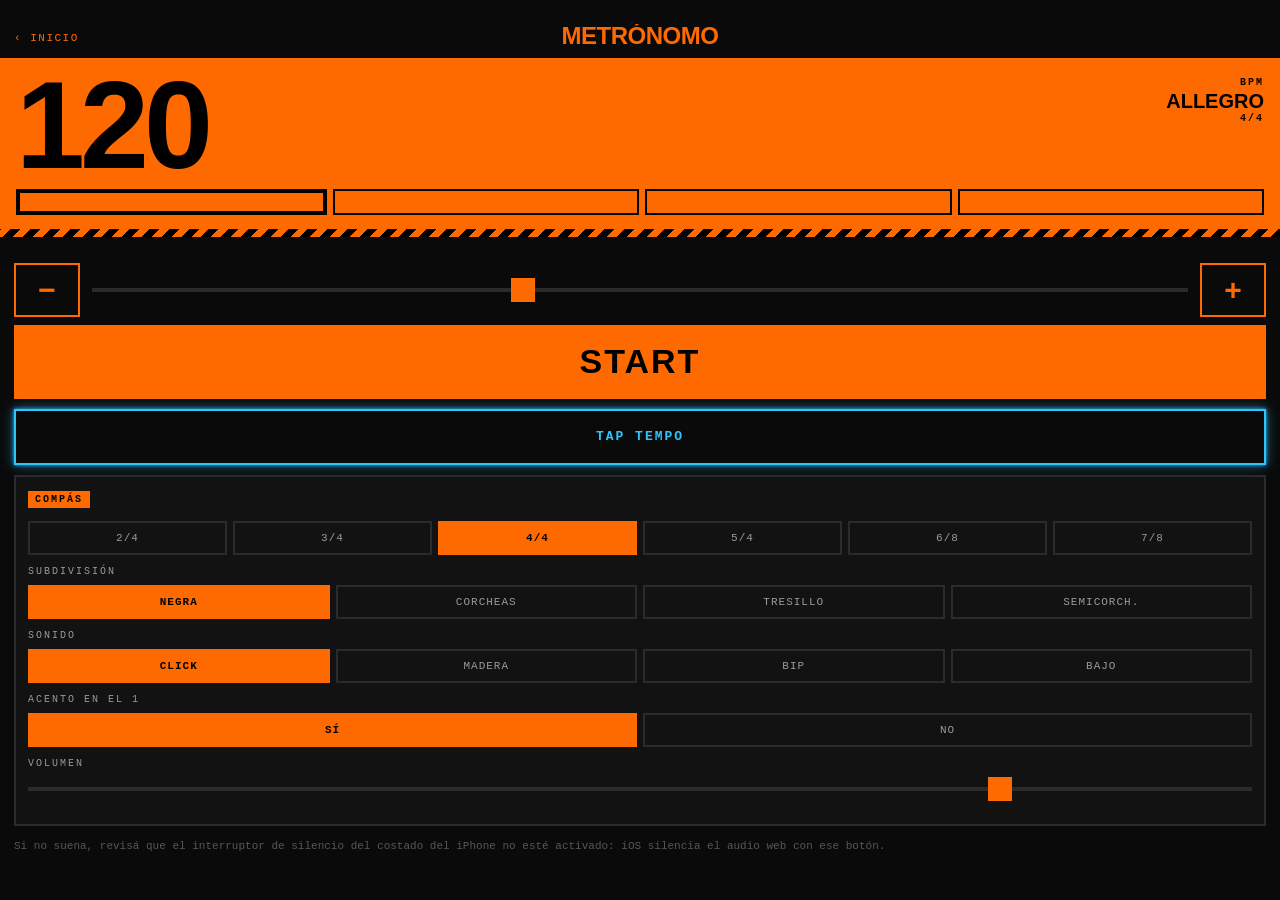
<file: metronomo.html>
<!DOCTYPE html>
<html lang="es">
<head>
<meta charset="utf-8">
<meta name="viewport" content="width=device-width, initial-scale=1, maximum-scale=1, user-scalable=no, viewport-fit=cover">
<meta name="apple-mobile-web-app-capable" content="yes">
<meta name="apple-mobile-web-app-status-bar-style" content="black-translucent">
<title>Metrónomo · Lienzo</title>
<link rel="stylesheet" href="base.css">
<style>
#disp{background:var(--o);color:#000;padding:14px 16px 10px;position:relative}
#bpm{font-family:var(--disp);font-weight:900;font-size:124px;line-height:.82;letter-spacing:-5px}
#disp .r{position:absolute;right:16px;top:16px;text-align:right;font-size:10px;font-weight:700;letter-spacing:2px;text-transform:uppercase}
#disp .r b{display:block;font-family:var(--disp);font-size:20px;letter-spacing:0;margin-top:2px}
#luces{display:flex;margin:12px -3px 4px}
#luces i{flex:1;height:26px;margin:0 3px;border:2px solid #000;background:transparent;transition:background .05s}
#luces i.ac{border-width:4px}
#luces i.on{background:#000}
#luces i.on.ac{background:#000;box-shadow:0 0 0 2px var(--blue)}
.ctl{display:flex;align-items:center;margin:12px 0 4px}
.ctl button{width:66px;height:54px;border:2px solid var(--o);color:var(--o);font-family:var(--disp);font-weight:900;font-size:30px}
.ctl button:active{background:var(--o);color:#000}
.ctl input{flex:1;margin:0 12px}
#play{height:74px;font-family:var(--disp);font-weight:900;font-size:34px;letter-spacing:2px;margin-top:8px}
#play.on{background:none;border:3px solid var(--blue);color:var(--blue);box-shadow:var(--glow)}
#tap{height:56px;font-size:13px}
</style>
</head>
<body>
<div class="shell">
  <div class="top"><a class="back" href="index.html">‹ Inicio</a><h1>Metrónomo</h1><span class="act" id="mute-hint"></span></div>
  <div id="disp">
    <div id="bpm">120</div>
    <div class="r">BPM<b id="tname">Allegro</b><span id="tsig">4/4</span></div>
    <div id="luces"></div>
  </div>
  <div class="stripes"></div>
  <div class="wrap">
    <div class="ctl">
      <button id="menos">−</button>
      <input type="range" id="slider" min="30" max="260" value="120">
      <button id="mas">+</button>
    </div>
    <button class="btn" id="play">Start</button>
    <div class="row mt"><button class="btn b" id="tap">Tap tempo</button></div>

    <div class="blk mt">
      <div class="tagl">Compás</div>
      <div class="seg" id="sig"><button data-v="2/4">2/4</button><button data-v="3/4">3/4</button><button data-v="4/4" class="on">4/4</button><button data-v="5/4">5/4</button><button data-v="6/8">6/8</button><button data-v="7/8">7/8</button></div>
      <label class="l">Subdivisión</label>
      <div class="seg" id="sub"><button data-v="1" class="on">Negra</button><button data-v="2">Corcheas</button><button data-v="3">Tresillo</button><button data-v="4">Semicorch.</button></div>
      <label class="l">Sonido</label>
      <div class="seg" id="snd"><button data-v="click" class="on">Click</button><button data-v="madera">Madera</button><button data-v="bip">Bip</button><button data-v="bajo">Bajo</button></div>
      <label class="l">Acento en el 1</label>
      <div class="seg" id="acc"><button data-v="1" class="on">Sí</button><button data-v="0">No</button></div>
      <label class="l">Volumen</label>
      <input type="range" id="vol" min="0" max="100" value="80">
    </div>
    <div class="hint">Si no suena, revisá que el interruptor de silencio del costado del iPhone no esté activado: iOS silencia el audio web con ese botón.</div>
  </div>
</div>
<script src="lienzo.js"></script>
<script>
var $=LZ.$;
var P=LZ.get('metro',{bpm:120, sig:'4/4', sub:1, snd:'click', acc:true, vol:80});
var corriendo=false, ctx=null, timer=null, proxima=0, pulso=0, subp=0, cola=[], master=null;
var MIRAR=0.025, ADELANTE=0.12;

function beats(){ return parseInt(P.sig.split('/')[0],10); }
function acentos(){ // acentos secundarios para compases de corcheas
  if(P.sig==='6/8') return [0,3];
  if(P.sig==='7/8') return [0,2,4];
  return [0];
}
function nombreTempo(b){ return b<60?'Largo':b<76?'Adagio':b<108?'Andante':b<120?'Moderato':b<156?'Allegro':b<176?'Vivace':'Presto'; }
function pintar(){
  $('bpm').textContent=P.bpm; $('slider').value=P.bpm; $('tname').textContent=nombreTempo(P.bpm); $('tsig').textContent=P.sig;
  var n=beats(), a=acentos(), h='';
  for(var i=0;i<n;i++) h+='<i class="'+(P.acc && a.indexOf(i)>=0?'ac':'')+'"></i>';
  $('luces').innerHTML=h;
  marcar('sig',P.sig); marcar('sub',String(P.sub)); marcar('snd',P.snd); marcar('acc',P.acc?'1':'0');
  $('vol').value=P.vol;
  LZ.set('metro',P);
}
function marcar(id,v){ var b=$(id).children; for(var i=0;i<b.length;i++) b[i].classList.toggle('on', b[i].getAttribute('data-v')===v); }
function seg(id, fn){ $(id).addEventListener('click', function(e){ var v=e.target.getAttribute('data-v'); if(v===null) return; fn(v); pintar(); }); }
seg('sig', function(v){ P.sig=v; pulso=0; subp=0; });
seg('sub', function(v){ P.sub=parseInt(v,10); subp=0; });
seg('snd', function(v){ P.snd=v; });
seg('acc', function(v){ P.acc=v==='1'; });
$('vol').addEventListener('input', function(){ P.vol=parseInt(this.value,10); if(master) master.gain.value=P.vol/100; LZ.set('metro',P); });

function setBpm(b){ P.bpm=Math.max(30,Math.min(260,Math.round(b))); pintar(); }
$('slider').addEventListener('input', function(){ setBpm(parseInt(this.value,10)); });
function mantener(btn, d){
  var t1=null, t2=null;
  function paso(){ setBpm(P.bpm+d); }
  function ini(e){ e.preventDefault(); paso(); t1=setTimeout(function(){ t2=setInterval(paso, 70); }, 380); }
  function fin(){ clearTimeout(t1); clearInterval(t2); }
  btn.addEventListener('touchstart', ini); btn.addEventListener('touchend', fin); btn.addEventListener('touchcancel', fin);
  btn.addEventListener('mousedown', ini); btn.addEventListener('mouseup', fin); btn.addEventListener('mouseleave', fin);
}
mantener($('menos'), -1); mantener($('mas'), 1);

// ---------- Tap tempo ----------
var taps=[];
$('tap').addEventListener('click', function(){
  var t=Date.now(); if(taps.length && t-taps[taps.length-1]>2000) taps=[];
  taps.push(t); if(taps.length>5) taps.shift();
  if(taps.length>=2){ var s=0; for(var i=1;i<taps.length;i++) s+=taps[i]-taps[i-1]; setBpm(60000/(s/(taps.length-1))); }
});

// ---------- Sonido ----------
function sonar(t, tipo){ // tipo: 2 acento, 1 pulso, 0 subdivisión
  var o=ctx.createOscillator(), g=ctx.createGain();
  var sec = tipo===1.6; if(sec) tipo=1;
  var f, dur=0.05, onda='square', vol=tipo===2?1:tipo===1?0.7:0.35;
  if(P.snd==='click'){ f = tipo===2?2000:tipo===1?1500:1100; dur=0.03; }
  else if(P.snd==='madera'){ onda='triangle'; f = tipo===2?1250:tipo===1?900:700; dur=0.06; }
  else if(P.snd==='bip'){ onda='sine'; f = tipo===2?1320:tipo===1?880:660; dur=0.08; }
  else { onda='sine'; f = tipo===2?180:tipo===1?120:90; dur=0.12; vol*=1.4; }
  if(sec){ f*=1.15; vol*=1.2; }
  o.type=onda; o.frequency.setValueAtTime(f, t);
  g.gain.setValueAtTime(0.0001, t);
  g.gain.exponentialRampToValueAtTime(vol, t+0.002);
  g.gain.exponentialRampToValueAtTime(0.0001, t+dur);
  o.connect(g); g.connect(master);
  o.start(t); o.stop(t+dur+0.02);
}
function programar(){
  while(proxima < ctx.currentTime + ADELANTE){
    var esPulso = subp===0;
    var tipo = !esPulso ? 0 : (P.acc && pulso===0) ? 2 : 1;
    // acentos secundarios (6/8, 7/8): un poco más agudos que un pulso común
    if(tipo===1 && P.acc && acentos().indexOf(pulso)>0) tipo=1.6;
    sonar(proxima, tipo);
    if(esPulso) cola.push({t:proxima, b:pulso});
    var dur = 60/P.bpm/P.sub;
    proxima += dur;
    subp++; if(subp>=P.sub){ subp=0; pulso=(pulso+1)%beats(); }
  }
}
function dibujar(){
  if(!corriendo) return;
  var ahora=ctx.currentTime, ult=null;
  while(cola.length && cola[0].t<=ahora){ ult=cola.shift(); }
  if(ult){
    var ls=$('luces').children;
    for(var i=0;i<ls.length;i++) ls[i].classList.toggle('on', i===ult.b);
    setTimeout(function(){ for(var i=0;i<ls.length;i++) ls[i].classList.remove('on'); }, Math.min(120, 30000/P.bpm));
  }
  requestAnimationFrame(dibujar);
}
function arrancar(){
  ctx=LZ.audio(); if(!ctx){ LZ.toast('Este navegador no tiene audio web'); return; }
  LZ.desbloquear();
  if(!master){ master=ctx.createGain(); master.connect(ctx.destination); }
  master.gain.value=P.vol/100;
  pulso=0; subp=0; cola=[]; proxima=ctx.currentTime+0.06;
  corriendo=true; timer=setInterval(programar, MIRAR*1000); programar();
  requestAnimationFrame(dibujar);
  $('play').textContent='Stop'; $('play').classList.add('on');
}
function parar(){
  corriendo=false; clearInterval(timer);
  $('play').textContent='Start'; $('play').classList.remove('on');
  var ls=$('luces').children; for(var i=0;i<ls.length;i++) ls[i].classList.remove('on');
}
$('play').addEventListener('click', function(){ if(corriendo) parar(); else arrancar(); });
document.addEventListener('visibilitychange', function(){ if(document.hidden && corriendo) parar(); });
pintar();
</script>
</body>
</html>
</file>
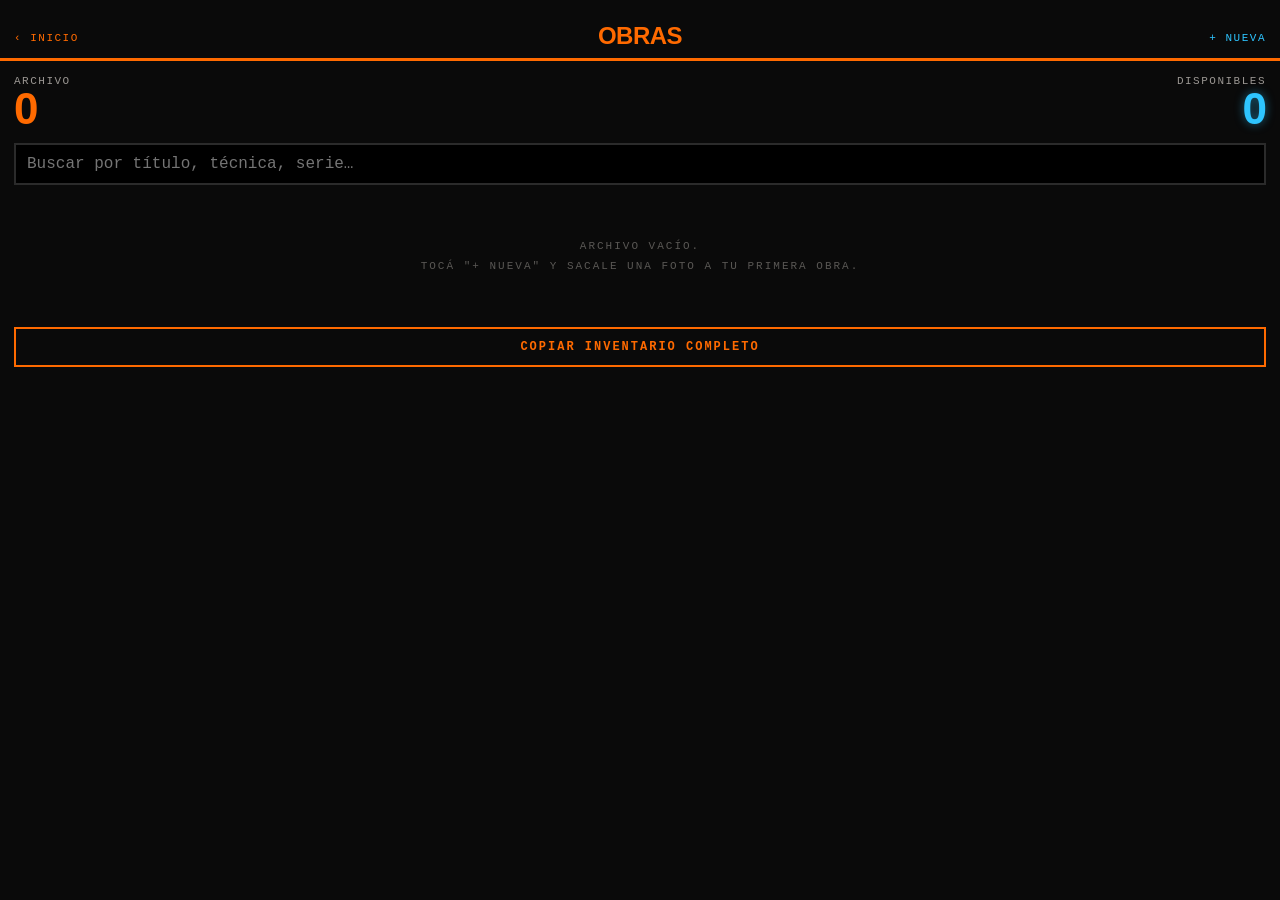
<file: obras.html>
<!DOCTYPE html>
<html lang="es">
<head>
<meta charset="utf-8">
<meta name="viewport" content="width=device-width, initial-scale=1, maximum-scale=1, user-scalable=no, viewport-fit=cover">
<meta name="apple-mobile-web-app-capable" content="yes">
<meta name="apple-mobile-web-app-status-bar-style" content="black-translucent">
<title>Obras · Lienzo</title>
<link rel="stylesheet" href="base.css">
<style>
.res{display:flex;justify-content:space-between;align-items:flex-end;margin-bottom:12px}
.grid{display:flex;flex-wrap:wrap;margin:0 -5px}
.ob{width:50%;padding:5px}
.ob .im{height:150px;background:#000 center/cover no-repeat;border:2px solid var(--line);position:relative}
.ob .im em{position:absolute;left:0;bottom:0;background:var(--o);color:#000;font-style:normal;font-size:9px;font-weight:700;letter-spacing:1.5px;text-transform:uppercase;padding:3px 6px}
.ob .im em.v{background:#ff3355;color:#fff}
.ob .im em.x{background:var(--blue);color:#000}
.ob h3{font-family:var(--disp);font-weight:900;font-size:19px;line-height:1;text-transform:uppercase;margin-top:7px;white-space:nowrap;overflow:hidden;text-overflow:ellipsis}
.ob p{font-size:10px;color:var(--mute);letter-spacing:1px;margin-top:3px;white-space:nowrap;overflow:hidden;text-overflow:ellipsis}
#foto{height:260px;background:#000 center/contain no-repeat;border:2px dashed var(--o);display:flex;align-items:center;justify-content:center;color:var(--o);font-size:11px;letter-spacing:2px;text-transform:uppercase;margin-bottom:12px}
#foto.tiene{border:2px solid var(--line);color:transparent}
#ficha-txt{white-space:pre-wrap;font-size:14px;line-height:1.5;-webkit-user-select:text;user-select:text}
#buscar{margin-bottom:12px}
</style>
</head>
<body>
<div class="shell" id="v-lista">
  <div class="top"><a class="back" href="index.html">‹ Inicio</a><h1>Obras</h1><button class="act" onclick="editar(null)">+ Nueva</button></div>
  <div class="wrap">
    <div class="res">
      <div><div class="unit">Archivo</div><div class="out" id="cnt">0</div></div>
      <div style="text-align:right"><div class="unit">Disponibles</div><div class="out b" id="disp">0</div></div>
    </div>
    <input class="field" id="buscar" placeholder="Buscar por título, técnica, serie…">
    <div class="grid" id="grid"></div>
    <button class="btn g mt" onclick="inventario()">Copiar inventario completo</button>
  </div>
</div>

<div class="shell" id="v-edit" style="display:none">
  <div class="top"><button class="back" onclick="volver()">‹ Obras</button><h1 id="e-tit">Nueva obra</h1><button class="act" onclick="guardarObra()">Guardar</button></div>
  <div class="wrap">
    <div id="foto" onclick="$('foto-in').click()">+ Foto de la obra</div>
    <input type="file" id="foto-in" accept="image/*" style="display:none">
    <button class="btn b" id="ai-btn" onclick="catalogar()">Catalogar con Claude</button>
    <div class="hint" style="margin-bottom:14px">Claude mira la foto y completa lo que falte: título sugerido, técnica, paleta y una descripción. Lo que ya escribiste no se pisa.</div>

    <label class="l">Título</label><input class="field" id="f-titulo">
    <div class="row">
      <div><label class="l">Año</label><input class="field" id="f-anio" type="number" inputmode="numeric"></div>
      <div><label class="l">Serie</label><input class="field" id="f-serie"></div>
    </div>
    <label class="l">Técnica</label>
    <div class="seg wrapit" id="f-tec"></div>
    <label class="l">Soporte</label>
    <div class="seg" id="f-sop"><button data-v="Papel">Papel</button><button data-v="Tela">Tela</button><button data-v="Madera">Madera</button><button data-v="Cartón">Cartón</button><button data-v="Otro">Otro</button></div>
    <div class="row">
      <div><label class="l">Ancho (cm)</label><input class="field" id="f-ancho" type="number" inputmode="decimal"></div>
      <div><label class="l">Alto (cm)</label><input class="field" id="f-alto" type="number" inputmode="decimal"></div>
    </div>
    <label class="l">Estado</label>
    <div class="seg" id="f-est"><button data-v="Disponible">Disponible</button><button data-v="Expuesta">Expuesta</button><button data-v="Reservada">Reserv.</button><button data-v="Vendida">Vendida</button></div>
    <label class="l">Precio (opcional)</label><input class="field" id="f-precio" placeholder="Ej. USD 400">
    <label class="l">Descripción</label><textarea class="field" id="f-desc"></textarea>
    <label class="l">Notas privadas</label><textarea class="field" id="f-notas" style="min-height:60px" placeholder="Dónde está guardada, a quién se la mostraste…"></textarea>

    <button class="btn" onclick="guardarObra()">Guardar obra</button>
    <button class="btn b mt" onclick="ficha()">Ficha para convocatoria</button>
    <button class="btn r mt" id="del-btn" onclick="borrarObra()">Borrar obra</button>
  </div>
</div>

<div class="modal" id="m-ficha">
  <div class="wrap">
    <div class="tagl">Ficha técnica · para copiar</div>
    <div class="blk"><div id="ficha-txt"></div></div>
    <div class="hint" style="margin-bottom:12px">Mantené apretado el texto para seleccionarlo y copiarlo.</div>
    <button class="btn g" onclick="$('m-ficha').classList.remove('on')">Cerrar</button>
  </div>
</div>

<script src="lienzo.js"></script>
<script>
var $=LZ.$, esc=LZ.esc;
var OBRAS=LZ.get('obras',[]), cur=null, fotoNueva=null;
var TEC=['Tinta','Acrílico','Acuarela','Pastel','Crayón','Óleo','Grafito','Collage','Mixta'];
$('f-tec').innerHTML=TEC.map(function(t){ return '<button data-v="'+t+'">'+t+'</button>'; }).join('');
// técnica admite varias; soporte y estado, una sola
$('f-tec').addEventListener('click', function(e){ if(e.target.tagName==='BUTTON') e.target.classList.toggle('on'); });
['f-sop','f-est'].forEach(function(id){ $(id).addEventListener('click', function(e){ if(e.target.tagName!=='BUTTON') return; var on=e.target.classList.contains('on'); var b=this.children; for(var i=0;i<b.length;i++) b[i].classList.remove('on'); if(!on) e.target.classList.add('on'); }); });
function setSeg(id, vals){ var b=$(id).children; for(var i=0;i<b.length;i++) b[i].classList.toggle('on', vals.indexOf(b[i].getAttribute('data-v'))>=0); }
function getSeg(id){ var r=[], b=$(id).children; for(var i=0;i<b.length;i++) if(b[i].classList.contains('on')) r.push(b[i].getAttribute('data-v')); return r; }

// ---------- Lista ----------
function pintar(){
  var q=$('buscar').value.trim().toLowerCase();
  var vis=OBRAS.slice().reverse().filter(function(o){ return !q || [o.titulo,o.tecnica,o.serie,o.anio,o.soporte,o.estado].join(' ').toLowerCase().indexOf(q)>=0; });
  $('cnt').textContent=OBRAS.length;
  $('disp').textContent=OBRAS.filter(function(o){ return !o.estado || o.estado==='Disponible'; }).length;
  if(!OBRAS.length){ $('grid').innerHTML='<div class="empty" style="width:100%">Archivo vacío.<br>Tocá "+ Nueva" y sacale una foto a tu primera obra.</div>'; return; }
  $('grid').innerHTML=vis.map(function(o){
    var cl=o.estado==='Vendida'?'v':o.estado==='Expuesta'?'x':'';
    return '<div class="ob" onclick="editar(\''+o.id+'\')"><div class="im" id="th-'+o.id+'">'+(o.estado?'<em class="'+cl+'">'+esc(o.estado)+'</em>':'')+'</div><h3>'+esc(o.titulo||'Sin título')+'</h3><p>'+esc([o.anio,o.tecnica,(o.ancho&&o.alto?o.ancho+'×'+o.alto:'')].filter(Boolean).join(' · '))+'</p></div>';
  }).join('');
  vis.forEach(function(o){ LZ.iget('thumb_'+o.id).then(function(d){ var el=$('th-'+o.id); if(d && el) el.style.backgroundImage='url('+d+')'; }); });
}
$('buscar').addEventListener('input', pintar);

// ---------- Edición ----------
function editar(id){
  cur = id ? OBRAS.filter(function(o){ return o.id===id; })[0] : null; fotoNueva=null;
  var o = cur || {};
  $('e-tit').textContent = cur ? (o.titulo||'Obra') : 'Nueva obra';
  $('f-titulo').value=o.titulo||''; $('f-anio').value=o.anio||(cur?'':new Date().getFullYear()); $('f-serie').value=o.serie||'';
  $('f-ancho').value=o.ancho||''; $('f-alto').value=o.alto||''; $('f-precio').value=o.precio||'';
  $('f-desc').value=o.desc||''; $('f-notas').value=o.notas||'';
  setSeg('f-tec', (o.tecnica||'').split(/,\s*/)); setSeg('f-sop',[o.soporte||'']); setSeg('f-est',[o.estado||'Disponible']);
  $('del-btn').style.display = cur ? 'block' : 'none';
  $('foto').style.backgroundImage=''; $('foto').className='';
  if(cur) LZ.iget('obra_'+cur.id).then(function(d){ if(d){ $('foto').style.backgroundImage='url('+d+')'; $('foto').className='tiene'; } });
  $('v-lista').style.display='none'; $('v-edit').style.display='flex';
  $('v-edit').querySelector('.wrap').scrollTop=0;
}
function volver(){ $('v-edit').style.display='none'; $('v-lista').style.display='flex'; pintar(); }
$('foto-in').addEventListener('change', function(){
  var f=this.files[0]; this.value=''; if(!f) return;
  LZ.toast('Procesando foto…');
  LZ.foto(f, 1400, 0.85).then(function(d){ fotoNueva=d; $('foto').style.backgroundImage='url('+d+')'; $('foto').className='tiene'; })
    .catch(function(){ LZ.toast('No pude leer la foto'); });
});
function leerForm(){
  return {titulo:$('f-titulo').value.trim(), anio:$('f-anio').value.trim(), serie:$('f-serie').value.trim(),
    tecnica:getSeg('f-tec').join(', '), soporte:getSeg('f-sop')[0]||'', estado:getSeg('f-est')[0]||'Disponible',
    ancho:$('f-ancho').value.trim(), alto:$('f-alto').value.trim(), precio:$('f-precio').value.trim(),
    desc:$('f-desc').value.trim(), notas:$('f-notas').value.trim()};
}
function miniatura(d){
  return new Promise(function(ok){ var img=new Image(); img.onload=function(){ var k=360/Math.max(img.width,img.height), c=document.createElement('canvas'); c.width=Math.round(img.width*k); c.height=Math.round(img.height*k); c.getContext('2d').drawImage(img,0,0,c.width,c.height); ok(c.toDataURL('image/jpeg',0.75)); }; img.src=d; });
}
function guardarObra(){
  var f=leerForm();
  if(!cur){ cur={id:LZ.uid(), t:Date.now()}; OBRAS.push(cur); }
  for(var k in f) cur[k]=f[k];
  LZ.set('obras', OBRAS);
  var p = Promise.resolve();
  if(fotoNueva){ var d=fotoNueva, id=cur.id; p = LZ.iset('obra_'+id, d).then(function(){ return miniatura(d); }).then(function(t){ return LZ.iset('thumb_'+id, t); }); fotoNueva=null; }
  p.then(function(){ LZ.toast('Obra guardada'); volver(); }).catch(function(){ LZ.toast('No pude guardar la foto'); volver(); });
}
function borrarObra(){
  if(!cur || !confirm('¿Borrar "'+(cur.titulo||'esta obra')+'"? No se puede deshacer.')) return;
  var id=cur.id; OBRAS=OBRAS.filter(function(o){ return o.id!==id; }); LZ.set('obras',OBRAS);
  LZ.idel('obra_'+id); LZ.idel('thumb_'+id); cur=null; volver();
}

// ---------- Claude ----------
function fotoActual(){ return fotoNueva ? Promise.resolve(fotoNueva) : (cur ? LZ.iget('obra_'+cur.id) : Promise.resolve(null)); }
function catalogar(){
  var b=$('ai-btn'); if(b.disabled) return;
  fotoActual().then(function(d){
    if(!d){ LZ.toast('Primero cargá una foto'); return; }
    b.disabled=true; b.textContent='Mirando la obra…';
    var f=leerForm();
    return LZ.claude({max_tokens:900, system:'Sos un catalogador de arte contemporáneo. Respondés solo con JSON válido, en español rioplatense, sin texto alrededor.',
      messages:[{role:'user', content:[
        {type:'image', source:{type:'base64', media_type:'image/jpeg', data:d.split(',')[1]}},
        {type:'text', text:'Catalogá esta obra de un artista que trabaja con tinta, acrílico, acuarela, pastel y crayón sobre papel y tela, con temas oníricos, absurdos, de identidad y dualidad. Datos ya cargados (respetalos): '+JSON.stringify(f)+'. Devolvé JSON con: "titulo" (sugerencia breve y poética, si no hay título), "tecnica" (lista separada por comas usando solo: '+TEC.join(', ')+'), "soporte" (Papel, Tela, Madera, Cartón u Otro), "descripcion" (3 a 4 oraciones: qué se ve, composición, paleta y clima; sin adjetivos inflados), "paleta" (3 a 5 colores). No inventes medidas ni fechas.'}
      ]}]
    }).then(function(j){
      var r=LZ.json(j);
      if(!f.titulo && r.titulo) $('f-titulo').value=r.titulo;
      if(!f.tecnica && r.tecnica) setSeg('f-tec', String(r.tecnica).split(/,\s*/));
      if(!f.soporte && r.soporte) setSeg('f-sop',[r.soporte]);
      if(!f.desc && r.descripcion) $('f-desc').value=r.descripcion + (r.paleta ? '\nPaleta: '+(Array.isArray(r.paleta)?r.paleta.join(', '):r.paleta)+'.' : '');
      else if(r.descripcion) LZ.toast('Ya tenías descripción: no la cambié');
      LZ.toast('Listo. Revisá y guardá');
    });
  }).catch(function(e){ LZ.toast(LZ.error(e)); if(e.status==='key') location.href='index.html#ajustes'; })
    .then(function(){ b.disabled=false; b.textContent='Catalogar con Claude'; });
}
function ficha(){
  var f=leerForm(), base=(f.titulo||'Sin título')+', '+(f.anio||'s/f')+'\n'+(f.tecnica||'Técnica s/d')+' sobre '+(f.soporte||'s/d').toLowerCase()+'\n'+(f.ancho&&f.alto?f.ancho+' × '+f.alto+' cm':'Medidas s/d')+(f.serie?'\nSerie: '+f.serie:'');
  $('ficha-txt').textContent=base+(f.desc?'\n\n'+f.desc:'');
  $('m-ficha').classList.add('on');
  if(LZ.get('key','')){
    $('ficha-txt').textContent=base+'\n\n…redactando el texto con Claude…';
    LZ.claude({max_tokens:500, system:'Redactás textos para convocatorias de artes visuales en Argentina. Español neutro rioplatense, sobrio, en tercera persona, sin grandilocuencia.',
      messages:[{role:'user', content:'Con estos datos escribí un párrafo de 60 a 90 palabras sobre la obra para una convocatoria. Datos: '+JSON.stringify(f)}]
    }).then(function(j){ $('ficha-txt').textContent=base+'\n\n'+LZ.texto(j); })
      .catch(function(e){ $('ficha-txt').textContent=base+'\n\n'+f.desc+'\n\n('+LZ.error(e)+')'; });
  }
}
function inventario(){
  if(!OBRAS.length) return LZ.toast('No hay obras');
  var t=OBRAS.map(function(o,i){ return (i+1)+'. '+(o.titulo||'Sin título')+' ('+(o.anio||'s/f')+') · '+(o.tecnica||'s/d')+' sobre '+(o.soporte||'s/d').toLowerCase()+' · '+(o.ancho&&o.alto?o.ancho+'×'+o.alto+' cm':'s/m')+' · '+(o.estado||'Disponible')+(o.precio?' · '+o.precio:''); }).join('\n');
  $('ficha-txt').textContent='INVENTARIO · '+OBRAS.length+' obras\n\n'+t;
  $('m-ficha').classList.add('on');
}
pintar();
</script>
</body>
</html>
</file>
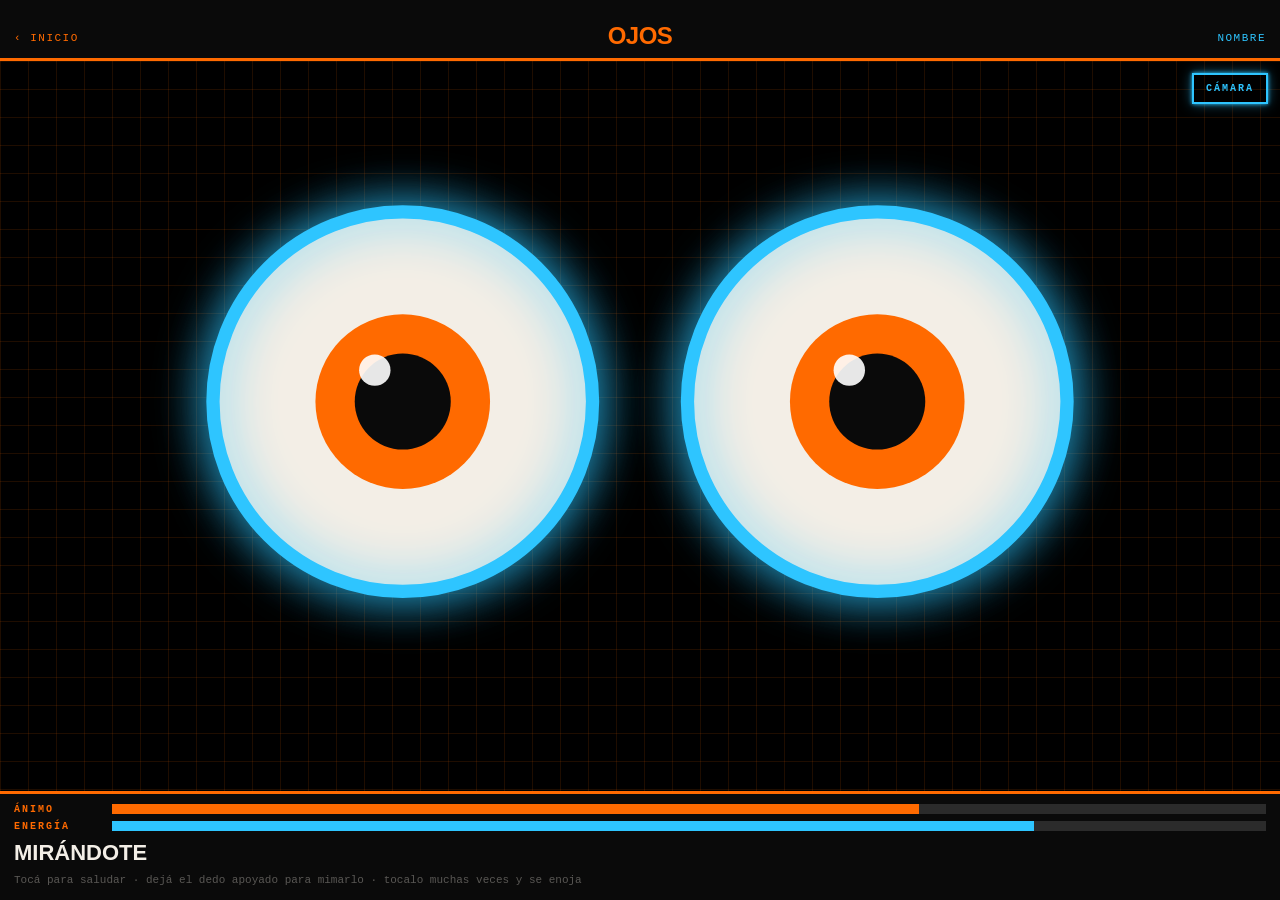
<file: ojos.html>
<!DOCTYPE html>
<html lang="es">
<head>
<meta charset="utf-8">
<meta name="viewport" content="width=device-width, initial-scale=1, maximum-scale=1, user-scalable=no, viewport-fit=cover">
<meta name="apple-mobile-web-app-capable" content="yes">
<meta name="apple-mobile-web-app-status-bar-style" content="black-translucent">
<title>Ojos · Lienzo</title>
<link rel="stylesheet" href="base.css">
<style>
#cv{position:absolute;top:0;left:0;width:100%;height:100%;display:block;touch-action:none}
#stage{flex:1;position:relative;overflow:hidden;background:#000}
#hud{flex-shrink:0;border-top:3px solid var(--o);padding:10px 14px calc(env(safe-area-inset-bottom) + 12px);background:var(--bg)}
.hud-r{display:flex;align-items:center;font-size:10px;letter-spacing:2px;text-transform:uppercase;color:var(--mute)}
.hud-r b{color:var(--o);font-weight:700;width:90px}
.bar{flex:1;height:10px;background:var(--line);margin-left:8px;position:relative}
.bar i{position:absolute;left:0;top:0;bottom:0;background:var(--o)}
#estado{font-family:var(--disp);font-weight:900;font-size:22px;color:var(--ink);text-transform:uppercase;margin-top:8px}
#cam{position:absolute;right:12px;top:12px;z-index:3}
video{position:absolute;width:1px;height:1px;opacity:0;pointer-events:none}
</style>
</head>
<body>
<div class="shell">
  <div class="top"><a class="back" href="index.html">‹ Inicio</a><h1 id="nombre">Ojos</h1><button class="act" id="ren">Nombre</button></div>
  <div id="stage">
    <canvas id="cv"></canvas>
    <button class="btn b sm" id="cam">Cámara</button>
    <video id="vid" playsinline muted autoplay></video>
  </div>
  <div id="hud">
    <div class="hud-r"><b>Ánimo</b><div class="bar"><i id="b-an"></i></div></div>
    <div class="hud-r" style="margin-top:6px"><b>Energía</b><div class="bar"><i id="b-en" style="background:var(--blue)"></i></div></div>
    <div id="estado">Mirándote</div>
    <div class="hint" id="tip">Tocá para saludar · dejá el dedo apoyado para mimarlo · tocalo muchas veces y se enoja</div>
  </div>
</div>
<script src="lienzo.js"></script>
<script>
var $=LZ.$;
var cv=$('cv'), x=cv.getContext('2d'), W=0, H=0, dpr=1;
var M=LZ.get('ojos',{nombre:'Ojos', animo:70, energia:80, t:Date.now()});
// lo que pasó mientras no estabas: baja un poco el ánimo, se recupera la energía
(function(){ var h=(Date.now()-M.t)/36e5; M.animo=Math.max(10, M.animo-h*3); M.energia=Math.min(100, M.energia+h*12); })();
$('nombre').textContent=M.nombre;
$('ren').addEventListener('click', function(){ var n=prompt('¿Cómo se llama?', M.nombre); if(n && n.trim()){ M.nombre=n.trim().slice(0,12); $('nombre').textContent=M.nombre; guardar(); } });
function guardar(){ M.t=Date.now(); LZ.set('ojos',M); }

function tam(){ dpr=Math.min(2, window.devicePixelRatio||1); W=cv.clientWidth; H=cv.clientHeight; cv.width=W*dpr; cv.height=H*dpr; x.setTransform(dpr,0,0,dpr,0,0); }
window.addEventListener('resize', tam); tam();

// ---------- Estado ----------
var mirar={x:0, y:0}, objetivo={x:0, y:0}, abierto=1, parpadeo=0, prox=Date.now()+2500;
var expr='normal', exprHasta=0, ultimoToque=Date.now(), toques=[], tocando=null, mimoT=null, zz=0;
var NOMBRES={normal:'Mirándote', feliz:'Contento', amor:'Le encanta', sorpresa:'¡Sorpresa!', enojado:'Enojado', triste:'Bajoneado', dormido:'Durmiendo', curioso:'Curioso'};
function poner(e, ms){ expr=e; exprHasta=Date.now()+ms; }
function base(){
  var h=new Date().getHours(), quieto=Date.now()-ultimoToque;
  if(M.energia<12 || ((h>=0 && h<7) && quieto>30000) || quieto>180000) return 'dormido';
  if(M.animo<25) return 'triste';
  return 'normal';
}

// ---------- Toques ----------
function pos(e){ var t=e.touches ? e.touches[0] : e, r=cv.getBoundingClientRect(); return {x:t.clientX-r.left, y:t.clientY-r.top}; }
function apuntar(p){ objetivo.x=Math.max(-1,Math.min(1,(p.x-W/2)/(W/2))); objetivo.y=Math.max(-1,Math.min(1,(p.y-H/2)/(H/2))); }
function inicio(e){
  e.preventDefault(); var p=pos(e); tocando=p; apuntar(p);
  var antes=expr; ultimoToque=Date.now();
  if(antes==='dormido' || base()==='dormido'){ poner('sorpresa', 1400); M.energia=Math.max(M.energia, 25); return; }
  toques.push(Date.now()); toques=toques.filter(function(t){ return Date.now()-t<2500; });
  if(toques.length>=7){ poner('enojado', 3000); M.animo=Math.max(0, M.animo-6); toques=[]; guardar(); return; }
  clearTimeout(mimoT);
  mimoT=setTimeout(function(){ if(tocando){ poner('amor', 99999); } }, 650);
}
function mover(e){ if(!tocando) return; e.preventDefault(); tocando=pos(e); apuntar(tocando); }
function fin(e){
  if(!tocando) return; clearTimeout(mimoT);
  if(expr==='amor'){ M.animo=Math.min(100, M.animo+12); poner('feliz', 1500); }
  else if(expr!=='enojado' && expr!=='sorpresa'){ M.animo=Math.min(100, M.animo+4); poner(Math.random()<0.25?'curioso':'feliz', 1100); }
  tocando=null; guardar();
}
cv.addEventListener('touchstart', inicio); cv.addEventListener('touchmove', mover); cv.addEventListener('touchend', fin); cv.addEventListener('touchcancel', fin);
cv.addEventListener('mousedown', inicio); cv.addEventListener('mousemove', mover); window.addEventListener('mouseup', fin);

// ---------- Cámara: siguen el movimiento ----------
var vid=$('vid'), camOn=false, pc=document.createElement('canvas'), px=pc.getContext('2d'), prev=null, movX=null, movY=null;
pc.width=32; pc.height=24;
$('cam').addEventListener('click', function(){
  if(camOn){ parar(); return; }
  if(LZ.standalone || !LZ.media){
    if(confirm('En iOS 12 la cámara solo funciona si abrís Ojos en Safari. ¿Abrirlo ahí?')) LZ.enSafari();
    return;
  }
  navigator.mediaDevices.getUserMedia({video:{facingMode:'user', width:{ideal:160}, height:{ideal:120}}, audio:false}).then(function(s){
    vid.setAttribute('playsinline',''); vid.srcObject=s; var pr=vid.play(); if(pr && pr.catch) pr.catch(function(){});
    camOn=true; $('cam').textContent='Cámara ON'; LZ.toast('Movete frente al teléfono');
  }).catch(function(){ LZ.toast('Sin permiso de cámara'); });
});
function parar(){ if(vid.srcObject) vid.srcObject.getTracks().forEach(function(t){ t.stop(); }); vid.srcObject=null; camOn=false; prev=null; movX=null; $('cam').textContent='Cámara'; }
setInterval(function(){
  if(!camOn || vid.readyState<2) return;
  px.drawImage(vid, 0, 0, 32, 24);
  var d=px.getImageData(0,0,32,24).data, g=new Uint8Array(768), sx=0, sy=0, n=0;
  for(var i=0;i<768;i++) g[i]=(d[i*4]*3+d[i*4+1]*6+d[i*4+2])/10;
  if(prev){ for(i=0;i<768;i++){ if(Math.abs(g[i]-prev[i])>22){ sx+=i%32; sy+=Math.floor(i/32); n++; } } }
  prev=g;
  if(n>10){
    movX = 1-(sx/n)/31*2;  // espejo: la cámara frontal ve al revés
    movY = (sy/n)/23*2-1;
    ultimoToque = Math.max(ultimoToque, Date.now()-25000); // el movimiento lo mantiene despierto
    if(expr==='dormido' && n>120){ poner('sorpresa', 1200); }
  }
}, 110);

// ---------- Dibujo ----------
function ojo(cx, cy, r, lado, e, t){
  // e: expresión, lado: -1 izquierda / 1 derecha
  var ox=mirar.x*r*0.42, oy=mirar.y*r*0.36;
  if(e==='feliz'){
    x.strokeStyle='#ff6a00'; x.lineWidth=r*0.24; x.lineCap='butt';
    x.beginPath(); x.arc(cx, cy+r*0.35, r*0.75, Math.PI*1.15, Math.PI*1.85); x.stroke();
    return;
  }
  var ap = e==='dormido' ? 0.06 : e==='sorpresa' ? 1.12 : abierto;
  // contorno neón azul
  x.save();
  x.shadowColor='rgba(46,197,255,.9)'; x.shadowBlur=r*0.25;
  x.strokeStyle='#2ec5ff'; x.lineWidth=r*0.07;
  x.fillStyle='#f3eee6';
  x.beginPath(); x.ellipse ? x.ellipse(cx, cy, r, r*Math.max(0.06, ap), 0, 0, Math.PI*2) : x.arc(cx, cy, r, 0, Math.PI*2);
  x.fill(); x.stroke();
  x.restore();
  if(e==='dormido') return;
  // pupila / iris
  x.save(); x.beginPath(); x.ellipse ? x.ellipse(cx, cy, r*0.97, r*Math.max(0.05, ap)*0.97, 0, 0, Math.PI*2) : x.arc(cx,cy,r*0.97,0,Math.PI*2); x.clip();
  var ir = e==='sorpresa' ? r*0.34 : e==='amor' ? r*0.48 : r*0.46;
  var px2=cx+ox, py2=cy+oy;
  if(e==='amor'){ corazon(px2, py2, ir*1.1, '#ff6a00'); }
  else {
    x.fillStyle='#ff6a00'; x.beginPath(); x.arc(px2, py2, ir, 0, Math.PI*2); x.fill();
    x.fillStyle='#0a0a0a'; x.beginPath(); x.arc(px2, py2, ir*(e==='sorpresa'?0.38:0.55), 0, Math.PI*2); x.fill();
    x.fillStyle='rgba(255,255,255,.9)'; x.beginPath(); x.arc(px2-ir*0.32, py2-ir*0.36, ir*0.18, 0, Math.PI*2); x.fill();
  }
  // párpados de expresión
  x.fillStyle='#000';
  if(e==='enojado'){ x.beginPath(); x.moveTo(cx-r*1.2, cy-r*(lado<0?1.3:0.15)); x.lineTo(cx+r*1.2, cy-r*(lado<0?0.15:1.3)); x.lineTo(cx+r*1.2, cy-r*1.5); x.lineTo(cx-r*1.2, cy-r*1.5); x.closePath(); x.fill(); }
  if(e==='triste'){ x.beginPath(); x.moveTo(cx-r*1.2, cy-r*(lado<0?0.25:1.2)); x.lineTo(cx+r*1.2, cy-r*(lado<0?1.2:0.25)); x.lineTo(cx+r*1.2, cy-r*1.5); x.lineTo(cx-r*1.2, cy-r*1.5); x.closePath(); x.fill(); }
  if(e==='curioso' && lado>0){ x.fillRect(cx-r*1.2, cy-r*1.5, r*2.4, r*0.95); }
  x.restore();
}
function corazon(cx, cy, s, c){
  x.fillStyle=c; x.beginPath();
  x.moveTo(cx, cy+s*0.75);
  x.bezierCurveTo(cx-s*1.2, cy-s*0.05, cx-s*0.6, cy-s*0.95, cx, cy-s*0.35);
  x.bezierCurveTo(cx+s*0.6, cy-s*0.95, cx+s*1.2, cy-s*0.05, cx, cy+s*0.75);
  x.fill();
}
var t0=Date.now(), cuadro=19;
function loop(){
  var ahora=Date.now(), t=(ahora-t0)/1000;
  if(expr!=='normal' && ahora>exprHasta && !(expr==='amor' && tocando)) expr='normal';
  var e = expr==='normal' ? base() : expr;
  // a dónde mira: dedo > movimiento de cámara > vistazos al azar
  if(!tocando){
    if(camOn && movX!==null){ objetivo.x=movX; objetivo.y=movY; }
    else if(ahora>prox){ objetivo.x=(Math.random()*2-1)*0.8; objetivo.y=(Math.random()*2-1)*0.5; prox=ahora+1500+Math.random()*3000; if(Math.random()<0.3){ objetivo.x=0; objetivo.y=0; } }
  }
  var vel = tocando ? 0.35 : 0.12;
  mirar.x+=(objetivo.x-mirar.x)*vel; mirar.y+=(objetivo.y-mirar.y)*vel;
  // parpadeo
  if(e==='normal' || e==='triste' || e==='curioso'){
    if(parpadeo===0 && ahora>prox-700 && Math.random()<0.02) parpadeo=1;
    if(parpadeo){ abierto-=0.28; if(abierto<=0.05){ abierto=0.05; parpadeo=0; } } else abierto=Math.min(1, abierto+0.2);
  } else abierto=Math.min(1, abierto+0.2);
  // energía y ánimo con el tiempo
  if(e==='dormido') M.energia=Math.min(100, M.energia+0.01); else M.energia=Math.max(0, M.energia-0.0015);
  M.animo=Math.max(0, M.animo-0.0008);

  x.clearRect(0,0,W,H);
  // piso de grilla naranja
  x.strokeStyle='rgba(255,106,0,.12)'; x.lineWidth=1;
  for(var gy=0; gy<H; gy+=28){ x.beginPath(); x.moveTo(0,gy+0.5); x.lineTo(W,gy+0.5); x.stroke(); }
  for(var gx=0; gx<W; gx+=28){ x.beginPath(); x.moveTo(gx+0.5,0); x.lineTo(gx+0.5,H); x.stroke(); }
  var r=Math.min(W*0.2, H*0.26), flo=Math.sin(t*1.6)*(e==='dormido'?2:5);
  var cy=H*0.46+flo, sep=r*1.25;
  ojo(W/2-sep, cy, r, -1, e, t); ojo(W/2+sep, cy, r, 1, e, t);
  if(e==='dormido'){ zz+=0.016; x.fillStyle='#2ec5ff'; x.font='900 '+Math.round(r*0.45)+'px '+getComputedStyle(document.body).getPropertyValue('--disp');
    for(var k=0;k<3;k++){ var f=(zz+k/3)%1; x.globalAlpha=1-f; x.fillText('Z', W/2+sep+r*0.6+f*r*0.6, cy-r*0.6-f*r*1.4); } x.globalAlpha=1; }
  if(e==='amor'){ for(var h=0;h<3;h++){ var f2=((t*0.5)+h/3)%1; x.globalAlpha=1-f2; corazon(W/2+(h-1)*r*0.9, cy-r*1.2-f2*r, r*0.18, '#2ec5ff'); } x.globalAlpha=1; }
  // boca mínima para enojado/feliz
  x.strokeStyle='#ff6a00'; x.lineWidth=r*0.09;
  if(e==='feliz' || e==='amor'){ x.beginPath(); x.arc(W/2, cy+r*1.05, r*0.35, Math.PI*0.15, Math.PI*0.85); x.stroke(); }
  if(e==='enojado'){ x.beginPath(); x.moveTo(W/2-r*0.3, cy+r*1.35); x.lineTo(W/2+r*0.3, cy+r*1.3); x.stroke(); }
  if(e==='sorpresa'){ x.beginPath(); x.arc(W/2, cy+r*1.35, r*0.16, 0, Math.PI*2); x.stroke(); }

  if(++cuadro%20===0){ $('b-an').style.width=M.animo+'%'; $('b-en').style.width=M.energia+'%'; $('estado').textContent=NOMBRES[e]||''; }
  requestAnimationFrame(loop);
}
setInterval(guardar, 15000);
document.addEventListener('visibilitychange', function(){ if(document.hidden){ guardar(); if(camOn) parar(); } });
loop();
</script>
</body>
</html>
</file>
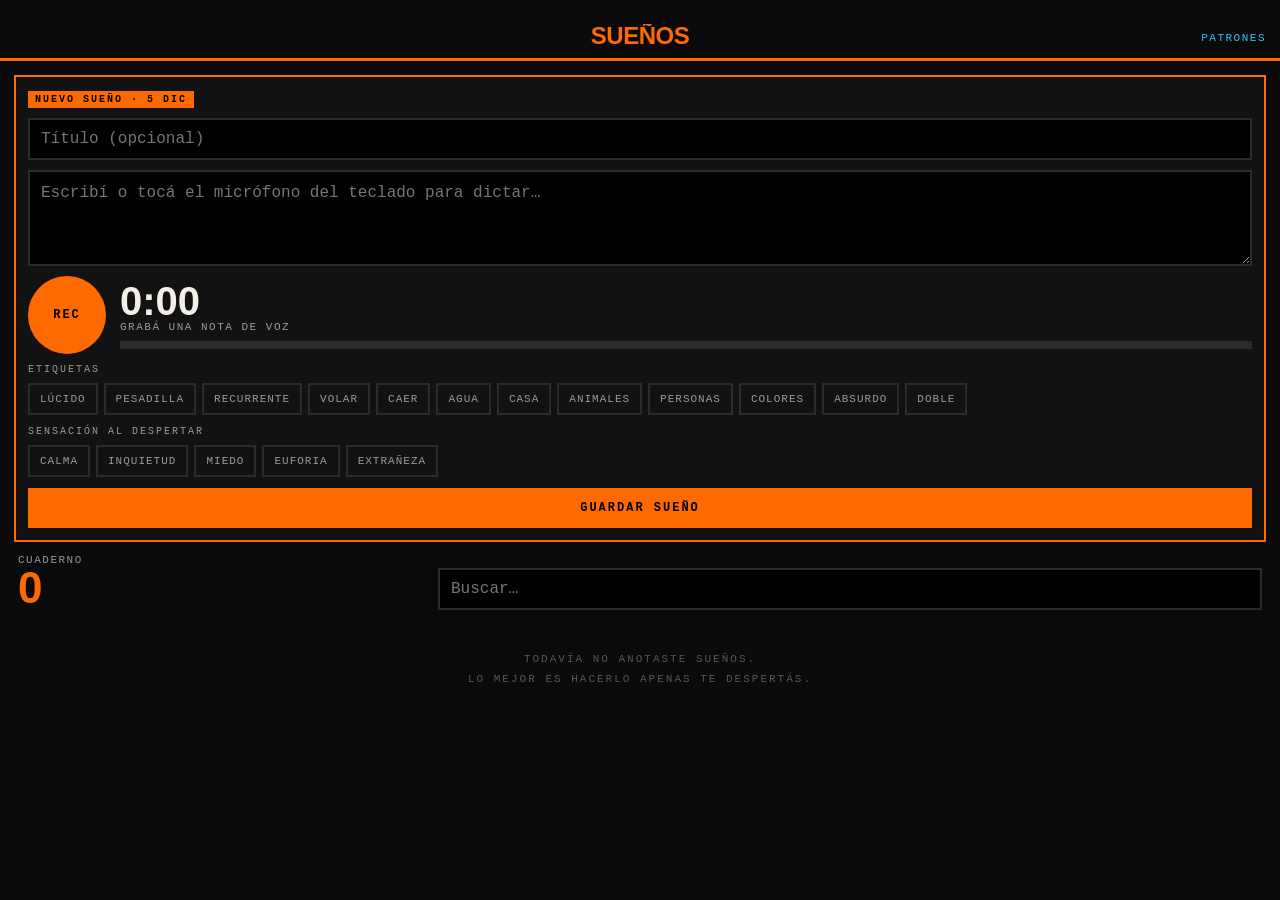
<file: suenos.html>
<!DOCTYPE html>
<html lang="es">
<head>
<meta charset="utf-8">
<meta name="viewport" content="width=device-width, initial-scale=1, maximum-scale=1, user-scalable=no, viewport-fit=cover">
<meta name="apple-mobile-web-app-capable" content="yes">
<meta name="apple-mobile-web-app-status-bar-style" content="black-translucent">
<title>Sueños · Lienzo</title>
<link rel="stylesheet" href="base.css">
<style>
#rec-zone{display:flex;align-items:center;margin:4px 0 10px}
#rec{width:78px;height:78px;border-radius:50%;background:var(--o);color:#000;font-weight:700;font-size:12px;letter-spacing:2px;flex-shrink:0}
#rec.on{background:#000;border:3px solid #ff3355;color:#ff3355;box-shadow:0 0 14px rgba(255,51,85,.6)}
#rec-info{flex:1;margin-left:14px}
#rec-t{font-family:var(--disp);font-weight:900;font-size:40px;line-height:1;color:var(--ink)}
#nivel{height:8px;background:var(--line);margin-top:8px;position:relative;overflow:hidden}
#nivel i{position:absolute;left:0;top:0;bottom:0;width:0;background:var(--blue);box-shadow:var(--glow);transition:width .08s}
.clip{display:flex;align-items:center;padding:6px 0}
.clip audio{flex:1;height:34px;min-width:0}
.clip button{color:#ff3355;font-size:10px;letter-spacing:1px;margin-left:10px;text-transform:uppercase}
.sn{border:2px solid var(--line);border-left:5px solid var(--blue);background:var(--panel);padding:12px 14px;margin-bottom:10px}
.sn h3{font-family:var(--disp);font-weight:900;font-size:21px;line-height:1;text-transform:uppercase}
.sn .f{font-size:10px;letter-spacing:2px;color:var(--o);text-transform:uppercase;margin-bottom:6px}
.sn p{font-size:14px;color:var(--mute);line-height:1.45;margin-top:6px;white-space:pre-wrap;-webkit-user-select:text;user-select:text}
.sn .tags{margin-top:6px}
.sn .tags span{display:inline-block;font-size:9px;letter-spacing:1px;text-transform:uppercase;border:1px solid var(--o);color:var(--o);padding:2px 6px;margin:2px 4px 0 0}
.sn .acc{margin-top:8px}
.sn .acc button{font-size:10px;letter-spacing:1px;text-transform:uppercase;margin-right:14px;color:var(--blue)}
.sn .acc button.d{color:#ff3355}
.ia{white-space:pre-wrap;font-size:14px;line-height:1.5;-webkit-user-select:text;user-select:text}
#bloqueo{display:none}
</style>
</head>
<body>
<div class="shell">
  <div class="top"><a class="back" id="back" href="index.html">‹ Inicio</a><h1>Sueños</h1><button class="act" id="ia-top">Patrones</button></div>
  <div class="wrap">

    <!-- iOS 12 no deja usar el micrófono en apps de pantalla de inicio -->
    <div class="blk b" id="bloqueo">
      <div class="tagl">Micrófono</div>
      <p style="font-size:14px;line-height:1.5;margin-bottom:12px">En iOS 12, las apps agregadas a la pantalla de inicio no pueden usar el micrófono. Sueños funciona abierto en Safari, y ahí quedan guardados tus sueños y audios.</p>
      <button class="btn b" onclick="LZ.enSafari()">Abrir Sueños en Safari</button>
      <div class="hint">Tip: en Safari, tocá Compartir › "Agregar a favoritos" para volver rápido.</div>
    </div>

    <div id="app">
      <div class="blk o">
        <div class="tagl" id="hoy-lab">Nuevo sueño</div>
        <input class="field" id="tit" placeholder="Título (opcional)">
        <textarea class="field" id="txt" placeholder="Escribí o tocá el micrófono del teclado para dictar…"></textarea>
        <div id="rec-zone">
          <button id="rec">REC</button>
          <div id="rec-info"><div id="rec-t">0:00</div><div class="unit" id="rec-st">Grabá una nota de voz</div><div id="nivel"><i></i></div></div>
        </div>
        <div id="clips-nuevos"></div>
        <label class="l">Etiquetas</label>
        <div class="seg wrapit" id="tags"></div>
        <label class="l">Sensación al despertar</label>
        <div class="seg wrapit" id="sens"><button data-v="Calma">Calma</button><button data-v="Inquietud">Inquietud</button><button data-v="Miedo">Miedo</button><button data-v="Euforia">Euforia</button><button data-v="Extrañeza">Extrañeza</button></div>
        <button class="btn" id="guardar">Guardar sueño</button>
      </div>

      <div class="blk b" id="ia-box" style="display:none">
        <div class="tagl b" id="ia-tit">Claude</div>
        <div class="ia" id="ia-txt"></div>
      </div>

      <div class="row" style="align-items:flex-end;margin:6px 0 10px">
        <div><div class="unit">Cuaderno</div><div class="out" id="cnt">0</div></div>
        <div style="flex:2"><input class="field" id="buscar" placeholder="Buscar…" style="margin:0"></div>
      </div>
      <div id="lista"></div>
    </div>
  </div>
</div>
<script src="lienzo.js"></script>
<script>
var $=LZ.$, esc=LZ.esc;
var SN=LZ.get('suenos',[]), nuevos=[], rec=null;
var TAGS=['Lúcido','Pesadilla','Recurrente','Volar','Caer','Agua','Casa','Animales','Personas','Colores','Absurdo','Doble'];
var MESES=['ene','feb','mar','abr','may','jun','jul','ago','sep','oct','nov','dic'];

// en la app de inicio no hay micrófono: se usa desde Safari
if(LZ.standalone){ $('bloqueo').style.display='block'; $('app').style.display='none'; $('ia-top').style.display='none'; }
else $('back').style.visibility = 'hidden'; // en Safari se vuelve a Lienzo con el botón de inicio

$('tags').innerHTML=TAGS.map(function(t){ return '<button data-v="'+t+'">'+t+'</button>'; }).join('');
$('tags').addEventListener('click', function(e){ if(e.target.tagName==='BUTTON') e.target.classList.toggle('on'); });
$('sens').addEventListener('click', function(e){ if(e.target.tagName!=='BUTTON') return; var on=e.target.classList.contains('on'), b=this.children; for(var i=0;i<b.length;i++) b[i].classList.remove('on'); if(!on) e.target.classList.add('on'); });
function sel(id){ var r=[], b=$(id).children; for(var i=0;i<b.length;i++) if(b[i].classList.contains('on')) r.push(b[i].getAttribute('data-v')); return r; }
function limpiarSel(id){ var b=$(id).children; for(var i=0;i<b.length;i++) b[i].classList.remove('on'); }
function fecha(t){ var d=new Date(t); return d.getDate()+' '+MESES[d.getMonth()]+' '+d.getFullYear()+' · '+LZ.pad(d.getHours())+':'+LZ.pad(d.getMinutes()); }

// ---------- Grabación (Web Audio + WAV, porque Safari 12 no tiene MediaRecorder) ----------
var MAX_SEG=15*60;
function iniciarRec(){
  if(!LZ.media){ LZ.toast('Este navegador no permite el micrófono'); return; }
  var c=LZ.audio(); if(!c){ LZ.toast('Sin audio web'); return; }
  LZ.desbloquear();
  navigator.mediaDevices.getUserMedia({audio:true}).then(function(stream){
    var src=c.createMediaStreamSource(stream);
    var proc=(c.createScriptProcessor||c.createJavaScriptNode).call(c, 4096, 1, 1);
    var factor=Math.max(1, Math.round(c.sampleRate/16000)), resto=[], partes=[], muestras=0;
    proc.onaudioprocess=function(e){
      var d=e.inputBuffer.getChannelData(0), s=0, i;
      for(i=0;i<d.length;i+=64) s+=d[i]*d[i];
      $('nivel').firstChild.style.width=Math.min(100, Math.sqrt(s/(d.length/64))*260)+'%';
      // baja a ~16 kHz promediando, y guarda en 16 bits para ahorrar memoria
      var all = resto.length ? resto.concat(Array.prototype.slice.call(d)) : d;
      var n=Math.floor(all.length/factor), out=new Int16Array(n);
      for(i=0;i<n;i++){ var a=0; for(var k=0;k<factor;k++) a+=all[i*factor+k]; a/=factor; a=Math.max(-1,Math.min(1,a)); out[i]=a<0?a*32768:a*32767; }
      resto=Array.prototype.slice.call(all, n*factor);
      partes.push(out); muestras+=n;
    };
    src.connect(proc); proc.connect(c.destination);
    rec={stream:stream, src:src, proc:proc, partes:partes, rate:c.sampleRate/factor, t0:Date.now(), get n(){ return muestras; }};
    $('rec').classList.add('on'); $('rec').textContent='STOP'; $('rec-st').textContent='Grabando…';
    rec.timer=setInterval(function(){ var s=Math.floor((Date.now()-rec.t0)/1000); $('rec-t').textContent=Math.floor(s/60)+':'+LZ.pad(s%60); if(s>=MAX_SEG) pararRec(); }, 250);
  }).catch(function(){ LZ.toast('Sin permiso de micrófono. Revisá Ajustes › Safari › Micrófono'); });
}
function wav(partes, total, rate){
  var buf=new ArrayBuffer(44+total*2), v=new DataView(buf), o=44;
  function str(p,s){ for(var i=0;i<s.length;i++) v.setUint8(p+i, s.charCodeAt(i)); }
  str(0,'RIFF'); v.setUint32(4,36+total*2,true); str(8,'WAVE'); str(12,'fmt '); v.setUint32(16,16,true); v.setUint16(20,1,true); v.setUint16(22,1,true);
  v.setUint32(24,rate,true); v.setUint32(28,rate*2,true); v.setUint16(32,2,true); v.setUint16(34,16,true); str(36,'data'); v.setUint32(40,total*2,true);
  partes.forEach(function(p){ for(var i=0;i<p.length;i++){ v.setInt16(o,p[i],true); o+=2; } });
  return buf;
}
function pararRec(){
  if(!rec) return;
  clearInterval(rec.timer);
  try{ rec.src.disconnect(); rec.proc.disconnect(); }catch(e){}
  rec.stream.getTracks().forEach(function(t){ t.stop(); });
  var dur=Math.round((Date.now()-rec.t0)/1000), total=rec.n;
  if(total>1600){ var id=LZ.uid(), buf=wav(rec.partes, total, Math.round(rec.rate)); nuevos.push({id:id, dur:dur, buf:buf}); pintarNuevos(); }
  rec=null;
  $('rec').classList.remove('on'); $('rec').textContent='REC'; $('rec-t').textContent='0:00'; $('rec-st').textContent=nuevos.length ? nuevos.length+' audio(s) para este sueño' : 'Grabá una nota de voz';
  $('nivel').firstChild.style.width='0';
}
$('rec').addEventListener('click', function(){ if(rec) pararRec(); else iniciarRec(); });
function urlAudio(buf){ return URL.createObjectURL(new Blob([buf], {type:'audio/wav'})); }
function pintarNuevos(){
  $('clips-nuevos').innerHTML=nuevos.map(function(c,i){ return '<div class="clip"><audio controls preload="none" src="'+urlAudio(c.buf)+'"></audio><button onclick="nuevos.splice('+i+',1);pintarNuevos()">Quitar</button></div>'; }).join('');
}

// ---------- Guardar ----------
$('guardar').addEventListener('click', function(){
  if(rec) pararRec();
  var t=$('txt').value.trim(), ti=$('tit').value.trim();
  if(!t && !nuevos.length){ LZ.toast('Escribí algo o grabá un audio'); return; }
  var s={id:LZ.uid(), t:Date.now(), titulo:ti, texto:t, tags:sel('tags'), sens:sel('sens')[0]||'', clips:nuevos.map(function(c){ return {id:c.id, dur:c.dur}; })};
  Promise.all(nuevos.map(function(c){ return LZ.iset('aud_'+c.id, c.buf); })).then(function(){
    SN.push(s); LZ.set('suenos',SN);
    $('txt').value=''; $('tit').value=''; nuevos=[]; pintarNuevos(); limpiarSel('tags'); limpiarSel('sens');
    $('rec-st').textContent='Grabá una nota de voz';
    LZ.toast('Sueño guardado'); pintar();
  }).catch(function(){ LZ.toast('No pude guardar el audio (memoria llena)'); });
});

// ---------- Lista ----------
function pintar(){
  var q=$('buscar').value.trim().toLowerCase();
  $('cnt').textContent=SN.length;
  var vis=SN.slice().reverse().filter(function(s){ return !q || (s.titulo+' '+s.texto+' '+s.tags.join(' ')+' '+s.sens).toLowerCase().indexOf(q)>=0; });
  if(!SN.length){ $('lista').innerHTML='<div class="empty">Todavía no anotaste sueños.<br>Lo mejor es hacerlo apenas te despertás.</div>'; return; }
  $('lista').innerHTML=vis.map(function(s){
    return '<div class="sn"><div class="f">'+fecha(s.t)+(s.sens?' · '+esc(s.sens):'')+'</div>'+(s.titulo?'<h3>'+esc(s.titulo)+'</h3>':'')+(s.texto?'<p>'+esc(s.texto)+'</p>':'')+
      (s.tags.length?'<div class="tags">'+s.tags.map(function(t){ return '<span>'+esc(t)+'</span>'; }).join('')+'</div>':'')+
      '<div id="cl-'+s.id+'">'+(s.clips.length?'<div class="hint">'+s.clips.length+' audio(s) · tocá "Audios"</div>':'')+'</div>'+
      '<div class="acc">'+(s.clips.length?'<button onclick="audios(\''+s.id+'\')">Audios</button>':'')+(s.texto?'<button onclick="aObra(\''+s.id+'\')">Idea de obra</button>':'')+'<button class="d" onclick="borrar(\''+s.id+'\')">Borrar</button></div></div>';
  }).join('');
}
$('buscar').addEventListener('input', pintar);
function audios(id){
  var s=SN.filter(function(x){ return x.id===id; })[0], el=$('cl-'+id); el.innerHTML='<div class="hint">Cargando…</div>';
  Promise.all(s.clips.map(function(c){ return LZ.iget('aud_'+c.id); })).then(function(bufs){
    el.innerHTML=bufs.map(function(b,i){ return b ? '<div class="clip"><audio controls src="'+urlAudio(b)+'"></audio><span class="unit" style="margin-left:8px">'+Math.floor(s.clips[i].dur/60)+':'+LZ.pad(s.clips[i].dur%60)+'</span></div>' : ''; }).join('');
  });
}
function borrar(id){
  if(!confirm('¿Borrar este sueño y sus audios?')) return;
  var s=SN.filter(function(x){ return x.id===id; })[0];
  s.clips.forEach(function(c){ LZ.idel('aud_'+c.id); });
  SN=SN.filter(function(x){ return x.id!==id; }); LZ.set('suenos',SN); pintar();
}

// ---------- Claude ----------
function asegurarClave(){ if(LZ.get('key','')) return true; return LZ.pedirClave(); }
function mostrarIA(tit, txt){ $('ia-box').style.display='block'; $('ia-tit').textContent=tit; $('ia-txt').textContent=txt; $('ia-box').scrollIntoView(); }
var SIS='Acompañás el cuaderno de sueños de un artista visual (tinta, acrílico, acuarela, pastel y crayón; temas: lo onírico, lo absurdo, la identidad y la dualidad). No hacés diagnósticos ni interpretaciones psicológicas cerradas: mirás imágenes, símbolos y climas como material creativo. Español rioplatense, sin emojis, sin markdown.';
function aObra(id){
  if(!asegurarClave()) return;
  var s=SN.filter(function(x){ return x.id===id; })[0];
  mostrarIA('Idea de obra', 'Pensando…');
  LZ.claude({max_tokens:600, system:SIS, messages:[{role:'user', content:'A partir de este sueño, proponé una obra: composición (qué hay y dónde), paleta concreta, técnica de las que usa, formato y un título. Breve y concreto.\n\nSueño: '+(s.titulo?s.titulo+'. ':'')+s.texto+(s.tags.length?' (etiquetas: '+s.tags.join(', ')+')':'')}]})
    .then(function(j){ mostrarIA('Idea de obra', LZ.texto(j)); }).catch(function(e){ mostrarIA('Error', LZ.error(e)); });
}
$('ia-top').addEventListener('click', function(){
  var con=SN.filter(function(s){ return s.texto; }).slice(-30);
  if(con.length<2){ LZ.toast('Necesito al menos 2 sueños escritos'); return; }
  if(!asegurarClave()) return;
  mostrarIA('Patrones', 'Leyendo tu cuaderno…');
  var corpus=con.map(function(s){ return '['+fecha(s.t)+'] '+(s.titulo?s.titulo+': ':'')+s.texto+(s.tags.length?' #'+s.tags.join(' #'):'')+(s.sens?' (al despertar: '+s.sens+')':''); }).join('\n');
  LZ.claude({max_tokens:900, system:SIS, messages:[{role:'user', content:'Leé estos sueños y contame: símbolos o imágenes que se repiten, climas dominantes, contrastes o dualidades que aparezcan, y 3 ideas de serie de obras que salgan de ahí. Breve, en párrafos cortos.\n\n'+corpus}]})
    .then(function(j){ mostrarIA('Patrones', LZ.texto(j)); }).catch(function(e){ mostrarIA('Error', LZ.error(e)); });
});
var d=new Date(); $('hoy-lab').textContent='Nuevo sueño · '+d.getDate()+' '+MESES[d.getMonth()];
pintar();
</script>
</body>
</html>
</file>
<file: base.css>
/* Lienzo · base visual compartida
   Naranja y negro, brutalista, con neón azul.
   Apto Safari de iOS 12: sin flex-gap, sin inset, sin aspect-ratio. */
:root{
  --bg:#0a0a0a; --ink:#f3eee6; --mute:rgba(243,238,230,.62); --dim:rgba(243,238,230,.34);
  --o:#ff6a00; --o2:#ff9440; --o3:#7a3300;
  --blue:#2ec5ff; --glow:0 0 4px rgba(46,197,255,.95),0 0 13px rgba(46,197,255,.45);
  --panel:#121212; --panel2:#1b1b1b; --line:#2b2b2b;
  --disp:"HelveticaNeue-CondensedBlack","Helvetica Neue Condensed Black","HelveticaNeue-CondensedBold","Arial Narrow","Helvetica Neue",Arial,sans-serif;
  --mono:Menlo,"SF Mono","Courier New",monospace;
}
*{box-sizing:border-box;margin:0;padding:0;-webkit-tap-highlight-color:transparent}
html,body{height:100%;background:var(--bg);color:var(--ink);font-family:var(--mono);
  -webkit-font-smoothing:antialiased;-webkit-text-size-adjust:100%}
body{overflow:hidden;-webkit-user-select:none;user-select:none}
button{font:inherit;color:inherit;background:none;border:0;border-radius:0;cursor:pointer;-webkit-appearance:none}
input,textarea,select{font:inherit;color:var(--ink);border-radius:0;-webkit-appearance:none;appearance:none;-webkit-user-select:text;user-select:text}
a{color:inherit;text-decoration:none}
.sel-ok{-webkit-user-select:text;user-select:text}

.disp{font-family:var(--disp);font-weight:900;text-transform:uppercase;letter-spacing:-.5px;line-height:.9}

/* ---------- Estructura de app ---------- */
.shell{position:fixed;top:0;left:0;right:0;bottom:0;display:flex;flex-direction:column;background:var(--bg)}
.top{display:flex;align-items:flex-end;padding:calc(env(safe-area-inset-top) + 24px) 14px 10px;border-bottom:3px solid var(--o);background:var(--bg);flex-shrink:0}
.top .back,.top .act{width:84px;font-size:11px;letter-spacing:1.5px;text-transform:uppercase;padding:4px 0}
.top .back{color:var(--o);text-align:left}
.top .act{color:var(--blue);text-align:right}
.top h1{flex:1;font-family:var(--disp);font-weight:900;font-size:24px;line-height:1;text-transform:uppercase;color:var(--o);text-align:center;letter-spacing:-.5px;white-space:nowrap;overflow:hidden}
.wrap{flex:1;overflow-y:auto;-webkit-overflow-scrolling:touch;padding:14px 14px calc(env(safe-area-inset-bottom) + 24px)}
.stripes{height:8px;background:repeating-linear-gradient(-45deg,#000 0,#000 7px,var(--o) 7px,var(--o) 14px)}

/* ---------- Bloques ---------- */
.blk{border:2px solid var(--line);background:var(--panel);padding:12px;margin-bottom:12px;position:relative}
.blk.o{border-color:var(--o)}
.blk.b{border-color:var(--blue);box-shadow:var(--glow)}
.tagl{display:inline-block;background:var(--o);color:#000;font-size:10px;font-weight:700;letter-spacing:2px;text-transform:uppercase;padding:3px 7px;margin-bottom:10px}
.tagl.b{background:none;color:var(--blue);border:1px solid var(--blue);box-shadow:var(--glow)}
label.l{display:block;font-size:10px;letter-spacing:2px;color:var(--mute);text-transform:uppercase;margin:0 0 5px}
.hint{font-size:11px;color:var(--dim);line-height:1.5;margin-top:6px}
.empty{color:var(--dim);text-align:center;margin:40px 10px;font-size:11px;letter-spacing:2px;text-transform:uppercase;line-height:1.8}

/* ---------- Controles ---------- */
.btn{display:block;width:100%;padding:13px 10px;background:var(--o);color:#000;font-weight:700;font-size:12px;letter-spacing:2px;text-transform:uppercase;text-align:center}
.btn:active{background:var(--o2)}
.btn.g{background:none;border:2px solid var(--o);color:var(--o);padding:11px 10px}
.btn.b{background:none;border:2px solid var(--blue);color:var(--blue);box-shadow:var(--glow);padding:11px 10px}
.btn.r{background:none;border:2px solid #ff3355;color:#ff3355;padding:11px 10px}
.btn.sm{display:inline-block;width:auto;padding:8px 12px;font-size:10px}
.row{display:flex;margin:0 -4px}
.row>*{margin:0 4px;flex:1;min-width:0}
.mt{margin-top:10px}
.field{display:block;width:100%;padding:10px 11px;background:#000;border:2px solid var(--line);font-size:16px;outline:0;margin-bottom:10px}
.field:focus{border-color:var(--o)}
textarea.field{min-height:96px;resize:vertical;line-height:1.4}
select.field{background:#000 url("data:image/svg+xml,%3Csvg xmlns='http://www.w3.org/2000/svg' width='12' height='8'%3E%3Cpath d='M0 0h12L6 8z' fill='%23ff6a00'/%3E%3C/svg%3E") no-repeat right 12px center;padding-right:30px}
.seg{display:flex;flex-wrap:wrap;margin:0 -3px 8px}
.seg button{flex:1;min-width:0;margin:3px;padding:9px 4px;border:2px solid var(--line);font-size:11px;letter-spacing:1px;text-transform:uppercase;color:var(--mute);white-space:nowrap}
.seg.wrapit button{flex:none;padding:8px 10px}
.seg button.on{background:var(--o);border-color:var(--o);color:#000;font-weight:700}
.tabs{display:flex;overflow-x:auto;-webkit-overflow-scrolling:touch;border-bottom:2px solid var(--line);flex-shrink:0;background:var(--bg)}
.tabs button{flex:1 0 auto;padding:12px 12px 10px;font-size:11px;letter-spacing:1.5px;color:var(--mute);text-transform:uppercase;border-bottom:3px solid transparent;margin-bottom:-2px}
.tabs button.on{color:var(--o);border-bottom-color:var(--o)}
input[type=range]{display:block;width:100%;height:30px;background:none;margin:2px 0 8px;-webkit-appearance:none}
input[type=range]:focus{outline:0}
input[type=range]::-webkit-slider-runnable-track{height:4px;background:var(--line)}
input[type=range]::-webkit-slider-thumb{-webkit-appearance:none;width:24px;height:24px;margin-top:-10px;background:var(--o);border:0}

/* ---------- Resultados ---------- */
.out{font-family:var(--disp);font-weight:900;font-size:44px;color:var(--o);line-height:1;letter-spacing:-1px}
.out.b{color:var(--blue);text-shadow:0 0 10px rgba(46,197,255,.5)}
.unit{font-family:var(--mono);font-size:11px;color:var(--mute);letter-spacing:1.5px;font-weight:400;text-transform:uppercase}
.kv{display:flex;justify-content:space-between;padding:8px 0;border-bottom:1px solid var(--line);font-size:13px}
.kv:last-child{border-bottom:0}
.kv b{color:var(--o);font-weight:700}

/* ---------- Capa modal ---------- */
.modal{position:fixed;top:0;left:0;right:0;bottom:0;z-index:50;background:var(--bg);display:none;flex-direction:column}
.modal.on{display:flex}
.modal .wrap{padding-top:calc(env(safe-area-inset-top) + 24px)}
.toast{position:fixed;left:16px;right:16px;bottom:calc(env(safe-area-inset-bottom) + 24px);z-index:60;background:var(--o);color:#000;font-size:12px;font-weight:700;letter-spacing:1px;padding:12px 14px;text-transform:uppercase;display:none}
.toast.on{display:block}
</file>
